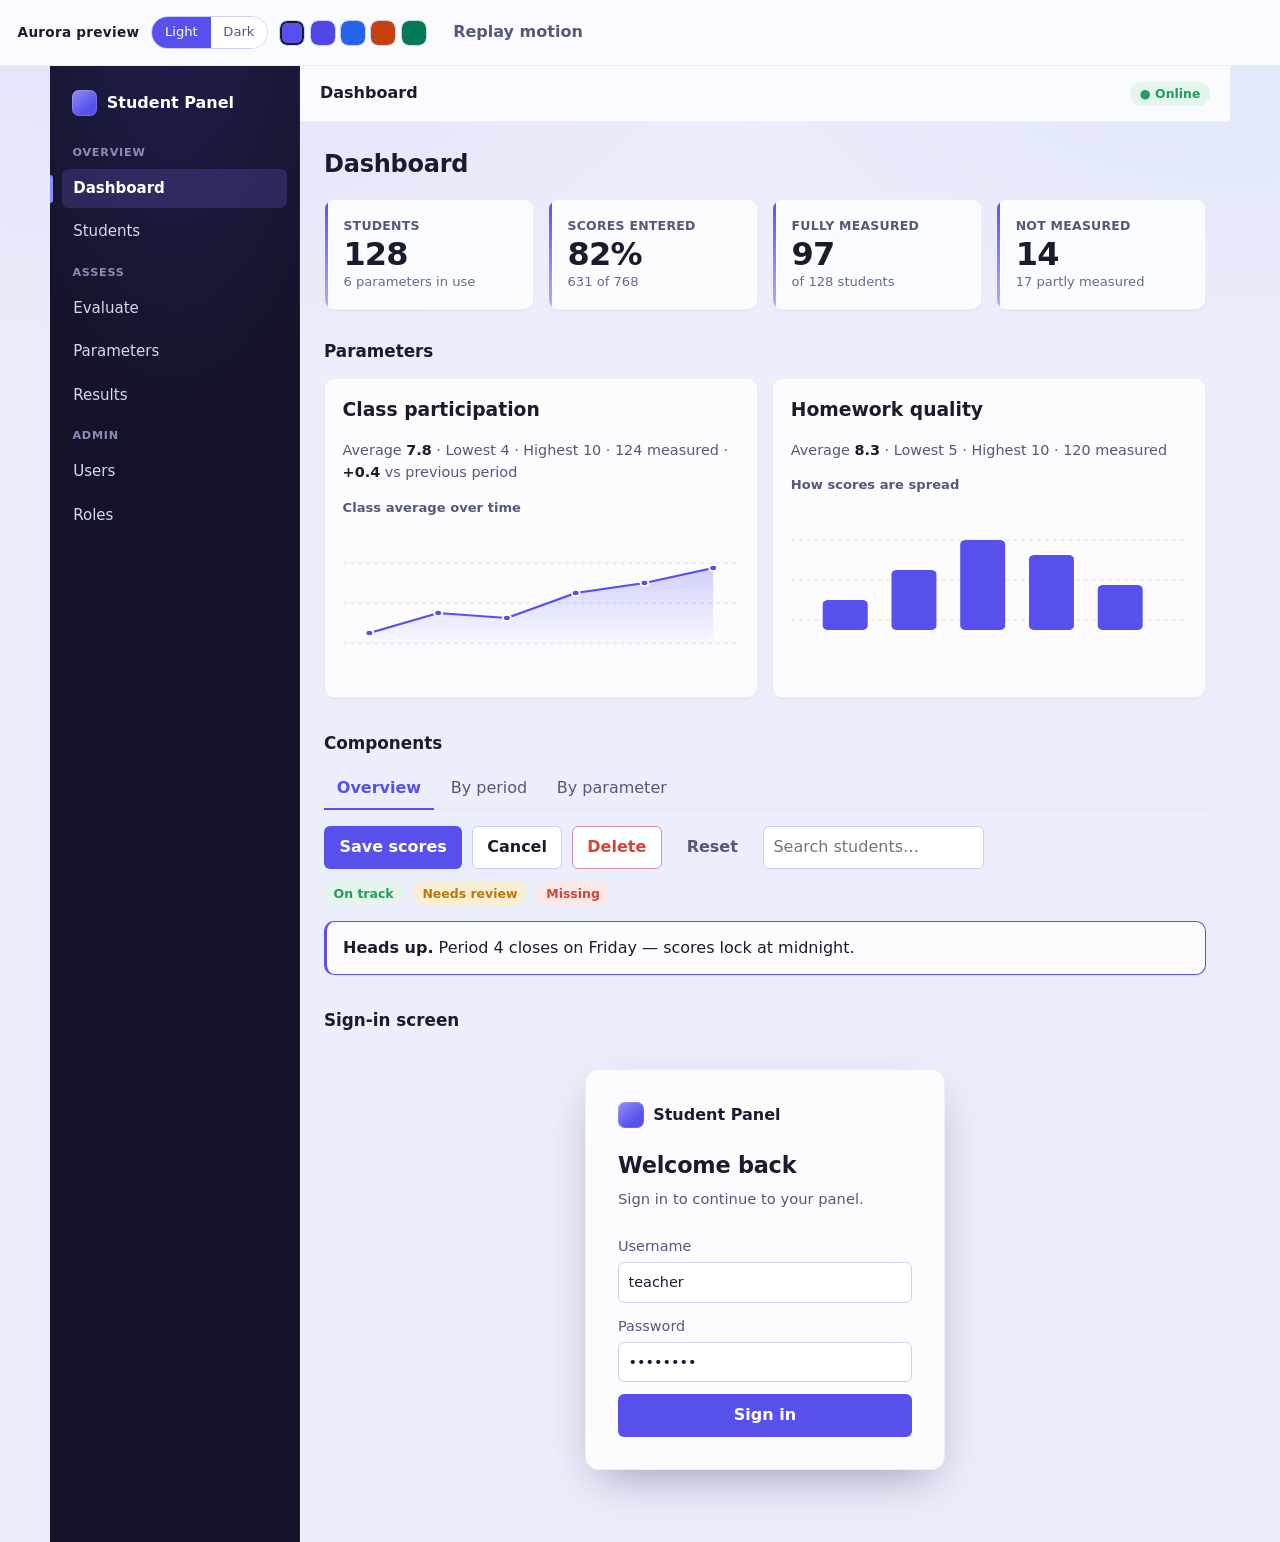
<file: Artifacts/aurora-redesign-preview/index.html>
<!doctype html>
<script type="application/json" id="cowork-artifact-meta">
{
  "name": "Aurora Redesign Preview",
  "schemaVersion": 1,
  "description": "Static preview harness for the Student Panel \"Aurora\" redesign. Mirrors the real index.css tokens so the new look can be reviewed without running the app: live Light/Dark toggle and all five palettes (Aurora default, Gradebook, Midnight, Ember, Meadow), plus glass surfaces, the aurora page wash, KPI cards with the entrance stagger + hover lift, gradient-fill charts, the dark sidebar with brand glow, buttons/tabs/pills, and the new glass sign-in card. No connectors — purely presentational."
}
</script>
<html lang="en" data-theme="light">
  <head>
    <meta charset="utf-8" />
    <meta name="viewport" content="width=device-width, initial-scale=1" />
    <title>Student Panel — Aurora redesign preview</title>
    <style>
      /* ==========================================================
         Aurora preview harness — mirrors client/src/index.css tokens
         so the redesign can be reviewed without running the app.
         Theme (light/dark) + palette are switched via data-* on <html>.
         ========================================================== */

      :root {
        color-scheme: light;
        --paper: #eceefb;
        --surface: #ffffff;
        --surface-2: #eef0fb;
        --surface-3: #e3e6f7;
        --ink: #1a1c2e;
        --ink-soft: #545879;
        --ink-faint: #656a8c;
        --line: #e4e6f5;
        --line-strong: #ccd0ea;
        --brand: #5850ec;
        --brand-strong: #453ecb;
        --brand-ink: #ffffff;
        --brand-soft: #e9e8fd;
        --brand-2: #4f8ff5;
        --ok: #1f9d63;
        --ok-soft: #e4f5ec;
        --danger: #d5443a;
        --danger-soft: #fbe8e6;
        --warn: #b8790a;
        --warn-soft: #fbefd3;
        --sidebar-bg: #141329;
        --sidebar-edge: #262147;
        --sidebar-ink: #d7d8ee;
        --sidebar-ink-soft: #8b8cb5;
        --sidebar-hover: rgba(255, 255, 255, 0.06);
        --sidebar-active-bg: rgba(123, 116, 246, 0.2);
        --sidebar-active-ink: #ffffff;
        --sidebar-active-bar: #8b8cff;
        --radius: 10px;
        --radius-sm: 6px;
        --shadow-sm: 0 1px 2px rgba(18, 20, 45, 0.06);
        --shadow-md: 0 8px 24px -10px rgba(38, 33, 90, 0.28);
        --shadow-pop: 0 18px 44px -14px rgba(30, 26, 80, 0.4);
        --glass-bg: color-mix(in srgb, var(--surface) 82%, transparent);
        --glass-blur: saturate(1.3) blur(14px);
        --glass-border: color-mix(in srgb, var(--line) 65%, transparent);
        --glow-1: color-mix(in srgb, var(--brand) 9%, transparent);
        --glow-2: color-mix(in srgb, var(--brand-2, var(--brand)) 8%, transparent);
        --t: 180ms;
        --ease: cubic-bezier(0.2, 0.7, 0.3, 1);
        font-family: system-ui, -apple-system, "Segoe UI", Roboto, sans-serif;
        line-height: 1.55;
      }

      :root[data-theme="dark"] {
        color-scheme: dark;
        --paper: #0a0a17;
        --surface: #14152b;
        --surface-2: #1b1c38;
        --surface-3: #262747;
        --ink: #e9eaf6;
        --ink-soft: #a9adce;
        --ink-faint: #878bb4;
        --line: #262842;
        --line-strong: #383c5e;
        --brand: #8b8cff;
        --brand-strong: #a7a6ff;
        --brand-ink: #0f0e20;
        --brand-soft: rgba(139, 140, 255, 0.18);
        --brand-2: #5b9dff;
        --ok: #46c187;
        --danger: #f0776b;
        --warn: #e0a53a;
        --sidebar-bg: #0b0a1c;
        --sidebar-edge: #1d1b3c;
        --sidebar-ink: #d7d8ee;
        --sidebar-ink-soft: #868aad;
        --shadow-sm: 0 1px 2px rgba(0, 0, 0, 0.4);
        --shadow-md: 0 8px 24px -10px rgba(0, 0, 0, 0.6);
        --shadow-pop: 0 18px 44px -14px rgba(0, 0, 0, 0.72);
      }

      /* palettes (light) */
      :root[data-palette] {
        --brand-soft: color-mix(in srgb, var(--brand) 14%, var(--surface));
        --sidebar-active-bg: color-mix(in srgb, var(--brand) 24%, transparent);
        --sidebar-active-bar: var(--brand);
        --glow-2: color-mix(in srgb, var(--brand) 7%, transparent);
      }
      :root[data-palette="gradebook"] {
        --paper: #f6f7fb; --surface: #ffffff; --surface-2: #eef1f7; --surface-3: #e6eaf2;
        --ink: #1b2233; --ink-soft: #56607a; --ink-faint: #646d82;
        --line: #e4e8f0; --line-strong: #cfd6e4;
        --brand: #4f46e5; --brand-strong: #4035c9; --brand-soft: #ecebfc;
        --sidebar-bg: #171c2b; --sidebar-edge: #232a3d; --sidebar-ink: #d5dae7; --sidebar-ink-soft: #8b94ac;
        --sidebar-active-bg: rgba(129,121,245,0.18); --sidebar-active-bar: #8179f5;
        --glow-1: transparent; --glow-2: transparent; --glass-bg: var(--surface);
      }
      :root[data-palette="midnight"] {
        --paper: #eef2fb; --surface: #ffffff; --surface-2: #e7edf9; --surface-3: #dbe5f6;
        --ink: #152039; --ink-soft: #47567a; --ink-faint: #586790;
        --line: #dae2f2; --line-strong: #c2cee6;
        --brand: #2563eb; --brand-strong: #1d4ed8;
        --sidebar-bg: #0e1730; --sidebar-edge: #1c2848;
      }
      :root[data-palette="ember"] {
        --paper: #faf6f1; --surface: #fffdfb; --surface-2: #f3ece3; --surface-3: #ece2d6;
        --ink: #2a2015; --ink-soft: #6c5d4c; --ink-faint: #7e6f5c;
        --line: #ece1d4; --line-strong: #dacbb8;
        --brand: #c2410c; --brand-strong: #9a3412;
        --sidebar-bg: #1f1a15; --sidebar-edge: #332a20;
      }
      :root[data-palette="meadow"] {
        --paper: #f2f8f4; --surface: #ffffff; --surface-2: #e8f2eb; --surface-3: #dbeae1;
        --ink: #152420; --ink-soft: #4a6058; --ink-faint: #5c716a;
        --line: #dbeae1; --line-strong: #c2dacd;
        --brand: #047857; --brand-strong: #065f46;
        --sidebar-bg: #0e241b; --sidebar-edge: #1a4030;
      }

      /* palettes (dark reclaim) */
      :root[data-theme="dark"][data-palette="gradebook"] {
        --paper: #0f131c; --surface: #171c28; --surface-2: #1e2432; --surface-3: #262d3d;
        --ink: #e7ebf3; --ink-soft: #a6b0c4; --ink-faint: #7f8aa2;
        --line: #283040; --line-strong: #384258;
        --brand: #8b83f6; --brand-strong: #a49dff; --brand-soft: rgba(139,131,246,0.16);
        --sidebar-bg: #10141e; --sidebar-edge: #1d2433; --sidebar-ink: #d5dae7; --sidebar-ink-soft: #828ca6;
      }
      :root[data-theme="dark"][data-palette="midnight"] {
        --paper: #0a0f1e; --surface: #111a30; --surface-2: #172440; --surface-3: #212f52;
        --ink: #e7ecfa; --ink-soft: #a6b3d2; --ink-faint: #8090b3;
        --line: #243250; --line-strong: #334162;
        --brand: #60a5fa; --brand-strong: #93c5fd;
        --sidebar-bg: #080d1c; --sidebar-edge: #172340;
      }
      :root[data-theme="dark"][data-palette="ember"] {
        --paper: #14100b; --surface: #1e1812; --surface-2: #29211a; --surface-3: #352b20;
        --ink: #f1e9df; --ink-soft: #c4b5a2; --ink-faint: #9d8f7c;
        --line: #33291f; --line-strong: #473a2b;
        --brand: #fb923c; --brand-strong: #fdba74;
        --sidebar-bg: #100c07; --sidebar-edge: #241d14;
      }
      :root[data-theme="dark"][data-palette="meadow"] {
        --paper: #0a130f; --surface: #101c16; --surface-2: #16261e; --surface-3: #203328;
        --ink: #e5f0ea; --ink-soft: #a5bdb1; --ink-faint: #7f988c;
        --line: #1e3228; --line-strong: #2c4636;
        --brand: #34d399; --brand-strong: #6ee7b7;
        --sidebar-bg: #081109; --sidebar-edge: #163024;
      }

      /* PLACEHOLDER_STYLE */
      * { box-sizing: border-box; }
      body {
        margin: 0;
        min-height: 100vh;
        color: var(--ink);
        background:
          radial-gradient(1200px 820px at 8% -12%, var(--glow-1), transparent 62%),
          radial-gradient(1080px 760px at 96% -4%, var(--glow-2), transparent 58%),
          var(--paper);
        background-attachment: fixed;
        transition: background-color var(--t) var(--ease), color var(--t) var(--ease);
      }
      .controls {
        position: sticky; top: 0; z-index: 50;
        display: flex; flex-wrap: wrap; align-items: center; gap: 0.75rem;
        padding: 0.7rem 1.1rem;
        background: var(--glass-bg);
        -webkit-backdrop-filter: var(--glass-blur); backdrop-filter: var(--glass-blur);
        border-bottom: 1px solid var(--glass-border);
      }
      .controls strong { font-size: 0.85rem; letter-spacing: 0.02em; }
      .seg { display: inline-flex; border: 1px solid var(--line-strong); border-radius: 999px; overflow: hidden; }
      .seg button {
        border: 0; background: var(--surface); color: var(--ink-soft);
        padding: 0.35rem 0.8rem; font: inherit; font-size: 0.82rem; cursor: pointer;
        transition: background var(--t) var(--ease), color var(--t) var(--ease);
      }
      .seg button[aria-pressed="true"] { background: var(--brand); color: var(--brand-ink); }
      .swatches { display: inline-flex; gap: 0.4rem; }
      .swatch {
        width: 1.5rem; height: 1.5rem; border-radius: 7px; cursor: pointer; padding: 0;
        border: 2px solid transparent; outline: 1px solid var(--line-strong);
      }
      .swatch[aria-pressed="true"] { border-color: var(--ink); }
      .shell {
        display: grid; grid-template-columns: 250px minmax(0, 1fr);
        min-height: calc(100vh - 3.2rem); max-width: 1180px; margin: 0 auto;
      }
      .sidebar {
        display: flex; flex-direction: column; gap: 0.25rem;
        padding: 1rem 0.75rem 1.5rem;
        background: var(--sidebar-bg); border-right: 1px solid var(--sidebar-edge);
        color: var(--sidebar-ink);
      }
      :root:not([data-palette="gradebook"]) .sidebar {
        background:
          radial-gradient(120% 52% at 50% -10%, color-mix(in srgb, var(--brand) 20%, transparent), transparent 68%),
          var(--sidebar-bg);
      }
      .brand { display: flex; align-items: center; gap: 0.6rem; padding: 0.5rem 0.6rem 1rem; font-weight: 680; color: #fff; }
      .brand-mark {
        width: 1.6rem; height: 1.6rem; border-radius: 7px; flex: none;
        background: linear-gradient(140deg, color-mix(in srgb, var(--brand) 65%, white), var(--brand) 70%);
        box-shadow: inset 0 0 0 1px rgba(255, 255, 255, 0.14);
      }
      .nav-head { padding: 0.5rem 0.65rem 0.25rem; font-size: 0.7rem; font-weight: 700; letter-spacing: 0.07em; text-transform: uppercase; color: var(--sidebar-ink-soft); }
      .nav-link { display: block; position: relative; padding: 0.5rem 0.7rem; border-radius: var(--radius-sm); color: var(--sidebar-ink); text-decoration: none; font-size: 0.94rem; }
      .nav-link:hover { background: var(--sidebar-hover); color: #fff; }
      .nav-link.active { background: var(--sidebar-active-bg); color: var(--sidebar-active-ink); font-weight: 600; }
      .nav-link.active::before { content: ""; position: absolute; left: -0.75rem; top: 0.35rem; bottom: 0.35rem; width: 3px; border-radius: 0 3px 3px 0; background: var(--sidebar-active-bar); }
      /* PLACEHOLDER_STYLE2 */
      .main { min-width: 0; display: flex; flex-direction: column; }
      .topbar {
        position: sticky; top: 3.2rem; z-index: 20;
        display: flex; align-items: center; gap: 0.75rem;
        padding: 0.6rem 1.25rem; min-height: 3.5rem;
        background: var(--glass-bg);
        -webkit-backdrop-filter: var(--glass-blur); backdrop-filter: var(--glass-blur);
        border-bottom: 1px solid var(--glass-border);
      }
      .topbar-title { font-weight: 620; margin-right: auto; }
      .content { padding: 1.5rem 1.5rem 3rem; }
      h1 { font-size: 1.5rem; letter-spacing: -0.01em; margin: 0 0 1rem; }
      h2 { font-size: 1.05rem; margin: 1.75rem 0 0.75rem; }
      .stat-grid { display: grid; grid-template-columns: repeat(auto-fit, minmax(160px, 1fr)); gap: 0.9rem; }
      .stat-card, .param-card, .panel, .notice {
        background: var(--glass-bg);
        -webkit-backdrop-filter: var(--glass-blur); backdrop-filter: var(--glass-blur);
        border: 1px solid var(--glass-border); border-radius: var(--radius); box-shadow: var(--shadow-sm);
      }
      .stat-card {
        position: relative; padding: 0.95rem 1.05rem 1rem 1.15rem; overflow: hidden;
        transition: transform var(--t) var(--ease), box-shadow var(--t) var(--ease), border-color var(--t) var(--ease);
      }
      .stat-card::before { content: ""; position: absolute; left: 0; top: 0; bottom: 0; width: 3px; background: linear-gradient(to bottom, var(--brand), color-mix(in srgb, var(--brand) 45%, transparent)); }
      .stat-card:hover { transform: translateY(-2px); box-shadow: var(--shadow-md); border-color: color-mix(in srgb, var(--brand) 30%, var(--line)); }
      .stat-label { font-size: 0.78rem; font-weight: 600; letter-spacing: 0.02em; text-transform: uppercase; color: var(--ink-soft); }
      .stat-value { margin-top: 0.15rem; font-size: 2rem; font-weight: 700; line-height: 1.1; letter-spacing: -0.025em; font-variant-numeric: tabular-nums; }
      .hint { font-size: 0.82rem; color: var(--ink-faint); }
      .param-card { padding: 1rem 1.1rem; transition: box-shadow var(--t) var(--ease), border-color var(--t) var(--ease); }
      .param-card:hover { box-shadow: var(--shadow-md); border-color: color-mix(in srgb, var(--brand) 22%, var(--line)); }
      .param-card h3 { margin: 0 0 0.25rem; }
      .param-card h4 { margin: 0.85rem 0 0.3rem; font-size: 0.82rem; font-weight: 620; color: var(--ink-soft); }
      .summary { color: var(--ink-soft); font-size: 0.9rem; }
      .summary strong { color: var(--ink); }
      .grid-2 { display: grid; grid-template-columns: repeat(auto-fit, minmax(280px, 1fr)); gap: 0.9rem; margin-top: 0.9rem; }
      /* PLACEHOLDER_STYLE3 */
      .row { display: flex; flex-wrap: wrap; gap: 0.6rem; align-items: center; }
      button.btn {
        font: inherit; font-weight: 560; color: var(--ink); background: var(--surface);
        border: 1px solid var(--line-strong); border-radius: var(--radius-sm);
        padding: 0.5rem 0.9rem; cursor: pointer;
        transition: background var(--t) var(--ease), border-color var(--t) var(--ease), transform var(--t) var(--ease);
      }
      button.btn:hover { background: var(--surface-2); border-color: var(--brand); }
      button.btn:active { transform: translateY(1px); }
      button.btn.primary { color: var(--brand-ink); background: var(--brand); border-color: transparent; }
      button.btn.primary:hover { background: var(--brand-strong); }
      button.btn.danger { color: var(--danger); background: var(--surface); border-color: color-mix(in srgb, var(--danger) 45%, var(--line-strong)); }
      button.btn.danger:hover { background: var(--danger-soft); }
      button.btn.quiet { background: transparent; border-color: transparent; color: var(--ink-soft); }
      button.btn.quiet:hover { background: var(--surface-2); color: var(--ink); }
      input.field { font: inherit; color: var(--ink); background: var(--surface); border: 1px solid var(--line-strong); border-radius: var(--radius-sm); padding: 0.5rem 0.6rem; }
      input.field:focus-visible { outline: none; border-color: var(--brand); box-shadow: 0 0 0 3px var(--brand-soft); }
      .tabs { display: flex; gap: 0.25rem; border-bottom: 1px solid var(--line); margin: 0.5rem 0 1rem; }
      .tab { border: 0; background: transparent; padding: 0.5rem 0.8rem; font: inherit; color: var(--ink-soft); cursor: pointer; border-bottom: 2px solid transparent; margin-bottom: -1px; }
      .tab.active { color: var(--brand); border-bottom-color: var(--brand); font-weight: 600; }
      .notice { border-color: var(--brand); border-left-width: 3px; padding: 0.85rem 1rem; margin: 1rem 0; }
      .pill { display: inline-flex; align-items: center; gap: 0.35rem; padding: 0.15rem 0.6rem; border-radius: 999px; font-size: 0.78rem; font-weight: 600; }
      .pill.ok { color: var(--ok); background: var(--ok-soft); }
      .pill.warn { color: var(--warn); background: var(--warn-soft); }
      .pill.danger { color: var(--danger); background: var(--danger-soft); }
      .chart { width: 100%; height: 150px; }
      .grid-line { stroke: color-mix(in srgb, var(--ink) 12%, transparent); stroke-dasharray: 3 3; }
      .area-curve { fill: none; stroke: var(--brand); stroke-width: 2; }
      .area-dot { fill: var(--brand); stroke: var(--surface); stroke-width: 1.5; }
      .axis { fill: var(--ink-faint); font-size: 11px; }
      .auth-wrap { display: grid; place-items: center; padding: 1.5rem; }
      .auth-card { width: 100%; max-width: 360px; padding: 2rem; background: var(--glass-bg); -webkit-backdrop-filter: var(--glass-blur); backdrop-filter: var(--glass-blur); border: 1px solid var(--glass-border); border-radius: calc(var(--radius) + 4px); box-shadow: var(--shadow-pop); }
      .auth-brand { display: flex; align-items: center; gap: 0.6rem; margin-bottom: 1.25rem; font-weight: 680; }
      .auth-title { margin: 0 0 0.35rem; font-size: 1.4rem; }
      .auth-sub { margin: 0 0 1.5rem; color: var(--ink-soft); font-size: 0.92rem; }
      .stack { display: flex; flex-direction: column; gap: 0.75rem; }
      .stack label { display: flex; flex-direction: column; gap: 0.3rem; font-size: 0.9rem; color: var(--ink-soft); }
      section.demo { margin-top: 2rem; }
      /* entrance motion (replayed via .replay class toggle) */
      @keyframes card-rise { from { opacity: 0; transform: translateY(10px); } }
      .replay .stat-card { animation: card-rise 300ms var(--ease) backwards; }
      .replay .stat-card:nth-child(1) { animation-delay: 40ms; }
      .replay .stat-card:nth-child(2) { animation-delay: 90ms; }
      .replay .stat-card:nth-child(3) { animation-delay: 140ms; }
      .replay .stat-card:nth-child(4) { animation-delay: 190ms; }
      @media (prefers-reduced-motion: reduce) { * { animation-duration: 0.01ms !important; animation-delay: 0s !important; transition-duration: 0.01ms !important; } }
    </style>
  </head>
  <body>
    <div class="controls">
      <strong>Aurora preview</strong>
      <span class="seg" id="theme">
        <button data-theme-val="light" aria-pressed="true">Light</button>
        <button data-theme-val="dark" aria-pressed="false">Dark</button>
      </span>
      <span class="swatches" id="palette">
        <button class="swatch" data-pal="" aria-pressed="true" title="Aurora (default)" style="background:#5850ec"></button>
        <button class="swatch" data-pal="gradebook" aria-pressed="false" title="Gradebook" style="background:#4f46e5"></button>
        <button class="swatch" data-pal="midnight" aria-pressed="false" title="Midnight" style="background:#2563eb"></button>
        <button class="swatch" data-pal="ember" aria-pressed="false" title="Ember" style="background:#c2410c"></button>
        <button class="swatch" data-pal="meadow" aria-pressed="false" title="Meadow" style="background:#047857"></button>
      </span>
      <button class="btn quiet" id="replayBtn" type="button">Replay motion</button>
    </div>

    <div class="shell">
      <aside class="sidebar">
        <div class="brand"><span class="brand-mark"></span><span>Student Panel</span></div>
        <div class="nav-head">Overview</div>
        <a class="nav-link active" href="#">Dashboard</a>
        <a class="nav-link" href="#">Students</a>
        <div class="nav-head">Assess</div>
        <a class="nav-link" href="#">Evaluate</a>
        <a class="nav-link" href="#">Parameters</a>
        <a class="nav-link" href="#">Results</a>
        <div class="nav-head">Admin</div>
        <a class="nav-link" href="#">Users</a>
        <a class="nav-link" href="#">Roles</a>
      </aside>

      <div class="main">
        <header class="topbar">
          <span class="topbar-title">Dashboard</span>
          <span class="pill ok">● Online</span>
        </header>
        <div class="content" id="content">
          <h1>Dashboard</h1>
          <div class="stat-grid">
            <div class="stat-card"><div class="stat-label">Students</div><div class="stat-value">128</div><div class="hint">6 parameters in use</div></div>
            <div class="stat-card"><div class="stat-label">Scores entered</div><div class="stat-value">82%</div><div class="hint">631 of 768</div></div>
            <div class="stat-card"><div class="stat-label">Fully measured</div><div class="stat-value">97</div><div class="hint">of 128 students</div></div>
            <div class="stat-card"><div class="stat-label">Not measured</div><div class="stat-value">14</div><div class="hint">17 partly measured</div></div>
          </div>
          <!-- PLACEHOLDER_BODY2 -->
          <h2>Parameters</h2>
          <div class="grid-2">
            <article class="param-card">
              <h3>Class participation</h3>
              <p class="summary">Average <strong>7.8</strong> · Lowest 4 · Highest 10 · 124 measured · <strong>+0.4</strong> vs previous period</p>
              <h4>Class average over time</h4>
              <svg class="chart" viewBox="0 0 300 150" preserveAspectRatio="none" aria-hidden="true">
                <defs>
                  <linearGradient id="grad" x1="0" y1="0" x2="0" y2="1">
                    <stop offset="0%" style="stop-color: var(--brand); stop-opacity: 0.26" />
                    <stop offset="100%" style="stop-color: var(--brand); stop-opacity: 0" />
                  </linearGradient>
                </defs>
                <line class="grid-line" x1="0" y1="40" x2="300" y2="40" />
                <line class="grid-line" x1="0" y1="80" x2="300" y2="80" />
                <line class="grid-line" x1="0" y1="120" x2="300" y2="120" />
                <path fill="url(#grad)" d="M20,110 L72,90 L124,95 L176,70 L228,60 L280,45 L280,130 L20,130 Z" />
                <path class="area-curve" d="M20,110 L72,90 L124,95 L176,70 L228,60 L280,45" />
                <g>
                  <circle class="area-dot" cx="20" cy="110" r="3" />
                  <circle class="area-dot" cx="72" cy="90" r="3" />
                  <circle class="area-dot" cx="124" cy="95" r="3" />
                  <circle class="area-dot" cx="176" cy="70" r="3" />
                  <circle class="area-dot" cx="228" cy="60" r="3" />
                  <circle class="area-dot" cx="280" cy="45" r="3" />
                </g>
              </svg>
            </article>
            <article class="param-card">
              <h3>Homework quality</h3>
              <p class="summary">Average <strong>8.3</strong> · Lowest 5 · Highest 10 · 120 measured</p>
              <h4>How scores are spread</h4>
              <svg class="chart" viewBox="0 0 300 150" preserveAspectRatio="none" aria-hidden="true">
                <line class="grid-line" x1="0" y1="40" x2="300" y2="40" />
                <line class="grid-line" x1="0" y1="80" x2="300" y2="80" />
                <line class="grid-line" x1="0" y1="120" x2="300" y2="120" />
                <g fill="var(--brand)">
                  <rect x="24" y="100" width="34" height="30" rx="4" />
                  <rect x="76" y="70" width="34" height="60" rx="4" />
                  <rect x="128" y="40" width="34" height="90" rx="4" />
                  <rect x="180" y="55" width="34" height="75" rx="4" />
                  <rect x="232" y="85" width="34" height="45" rx="4" />
                </g>
              </svg>
            </article>
          </div>

          <section class="demo">
            <h2>Components</h2>
            <div class="tabs">
              <button class="tab active">Overview</button>
              <button class="tab">By period</button>
              <button class="tab">By parameter</button>
            </div>
            <div class="row">
              <button class="btn primary">Save scores</button>
              <button class="btn">Cancel</button>
              <button class="btn danger">Delete</button>
              <button class="btn quiet">Reset</button>
              <input class="field" placeholder="Search students…" />
            </div>
            <div class="row" style="margin-top:0.75rem">
              <span class="pill ok">On track</span>
              <span class="pill warn">Needs review</span>
              <span class="pill danger">Missing</span>
            </div>
            <div class="notice"><strong>Heads up.</strong> Period 4 closes on Friday — scores lock at midnight.</div>
          </section>

          <section class="demo">
            <h2>Sign-in screen</h2>
            <div class="auth-wrap">
              <div class="auth-card">
                <div class="auth-brand"><span class="brand-mark"></span><span>Student Panel</span></div>
                <h1 class="auth-title">Welcome back</h1>
                <p class="auth-sub">Sign in to continue to your panel.</p>
                <div class="stack">
                  <label>Username<input class="field" value="teacher" /></label>
                  <label>Password<input class="field" type="password" value="password" /></label>
                  <button class="btn primary">Sign in</button>
                </div>
              </div>
            </div>
          </section>
        </div>
      </div>
    </div>
    <script>
      const root = document.documentElement;
      const content = document.getElementById("content");

      function replay() {
        content.classList.remove("replay");
        void content.offsetWidth; // reflow so the animation restarts
        content.classList.add("replay");
      }

      document.getElementById("theme").addEventListener("click", (e) => {
        const btn = e.target.closest("button[data-theme-val]");
        if (!btn) return;
        root.setAttribute("data-theme", btn.dataset.themeVal);
        for (const b of e.currentTarget.children)
          b.setAttribute("aria-pressed", String(b === btn));
      });

      document.getElementById("palette").addEventListener("click", (e) => {
        const btn = e.target.closest("button[data-pal]");
        if (!btn) return;
        if (btn.dataset.pal) root.setAttribute("data-palette", btn.dataset.pal);
        else root.removeAttribute("data-palette");
        for (const b of e.currentTarget.children)
          b.setAttribute("aria-pressed", String(b === btn));
      });

      document.getElementById("replayBtn").addEventListener("click", replay);
      replay();
    </script>
  </body>
</html>
</file>
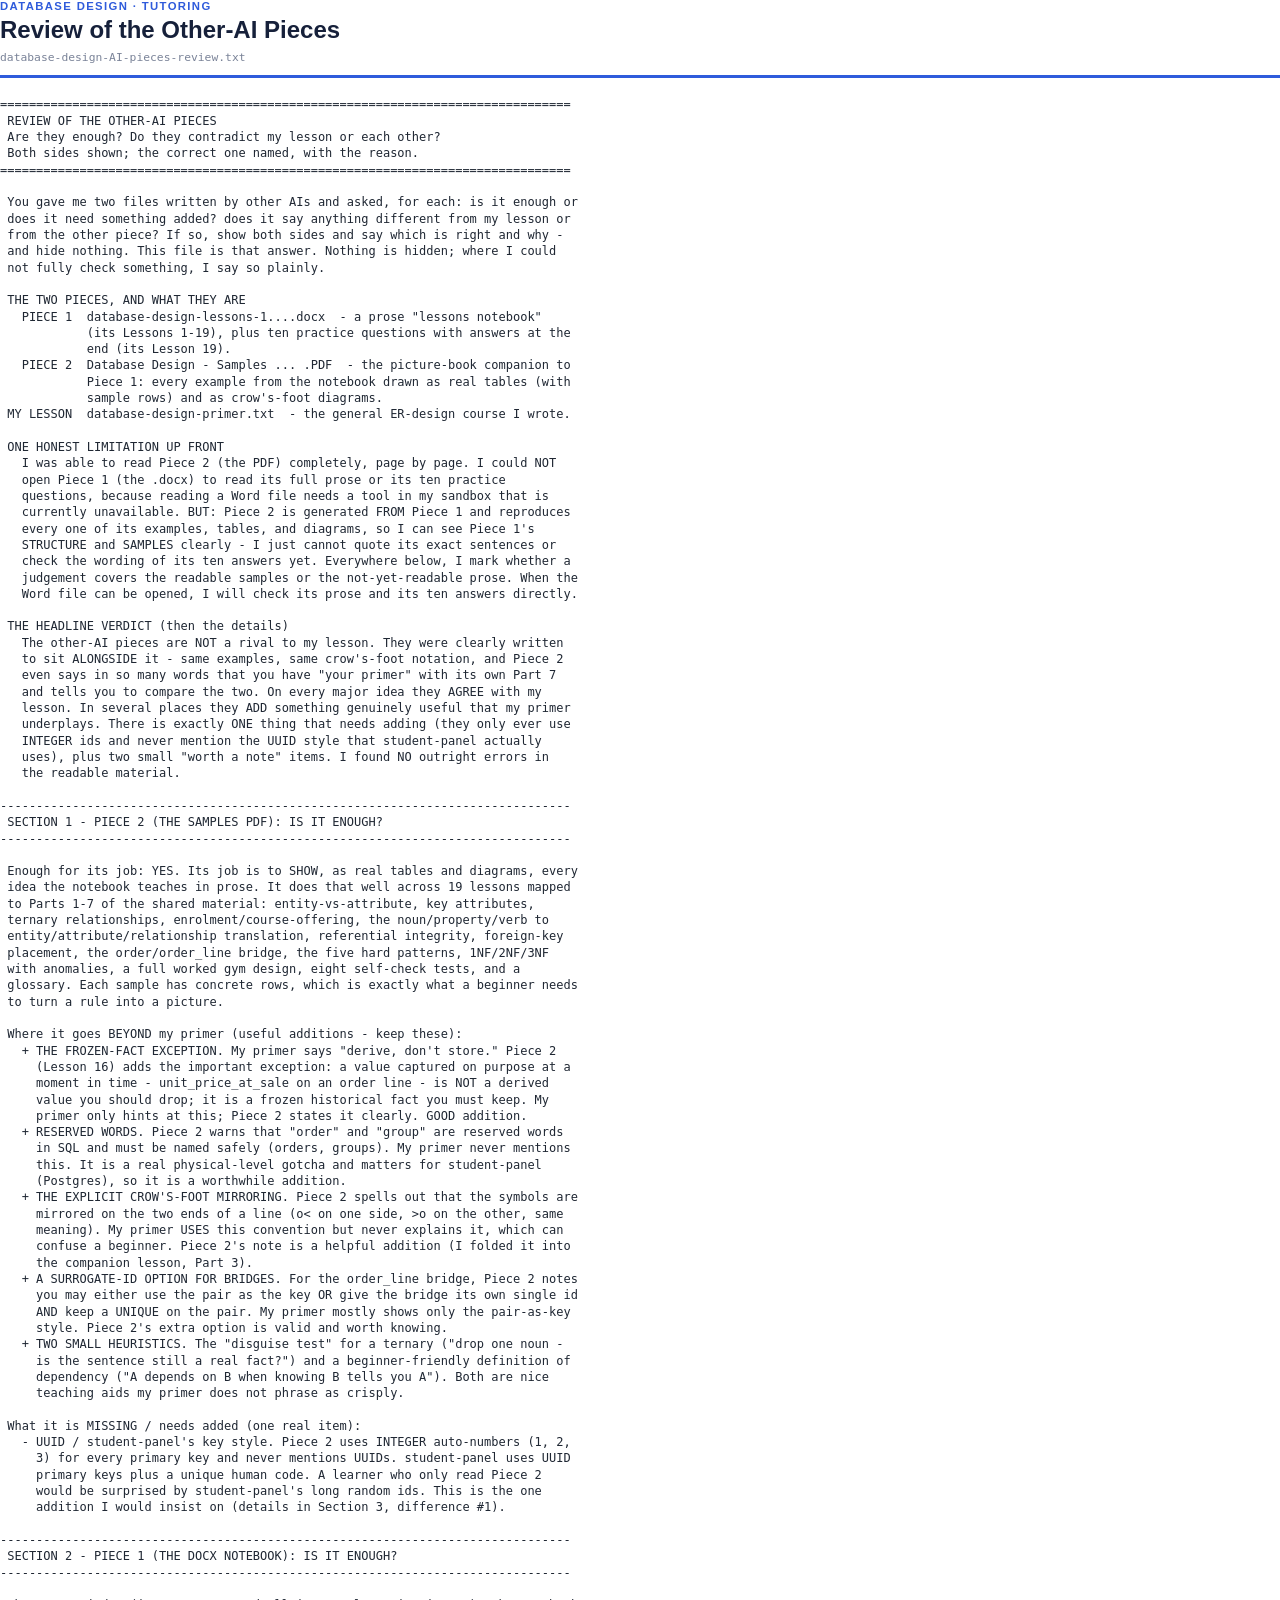
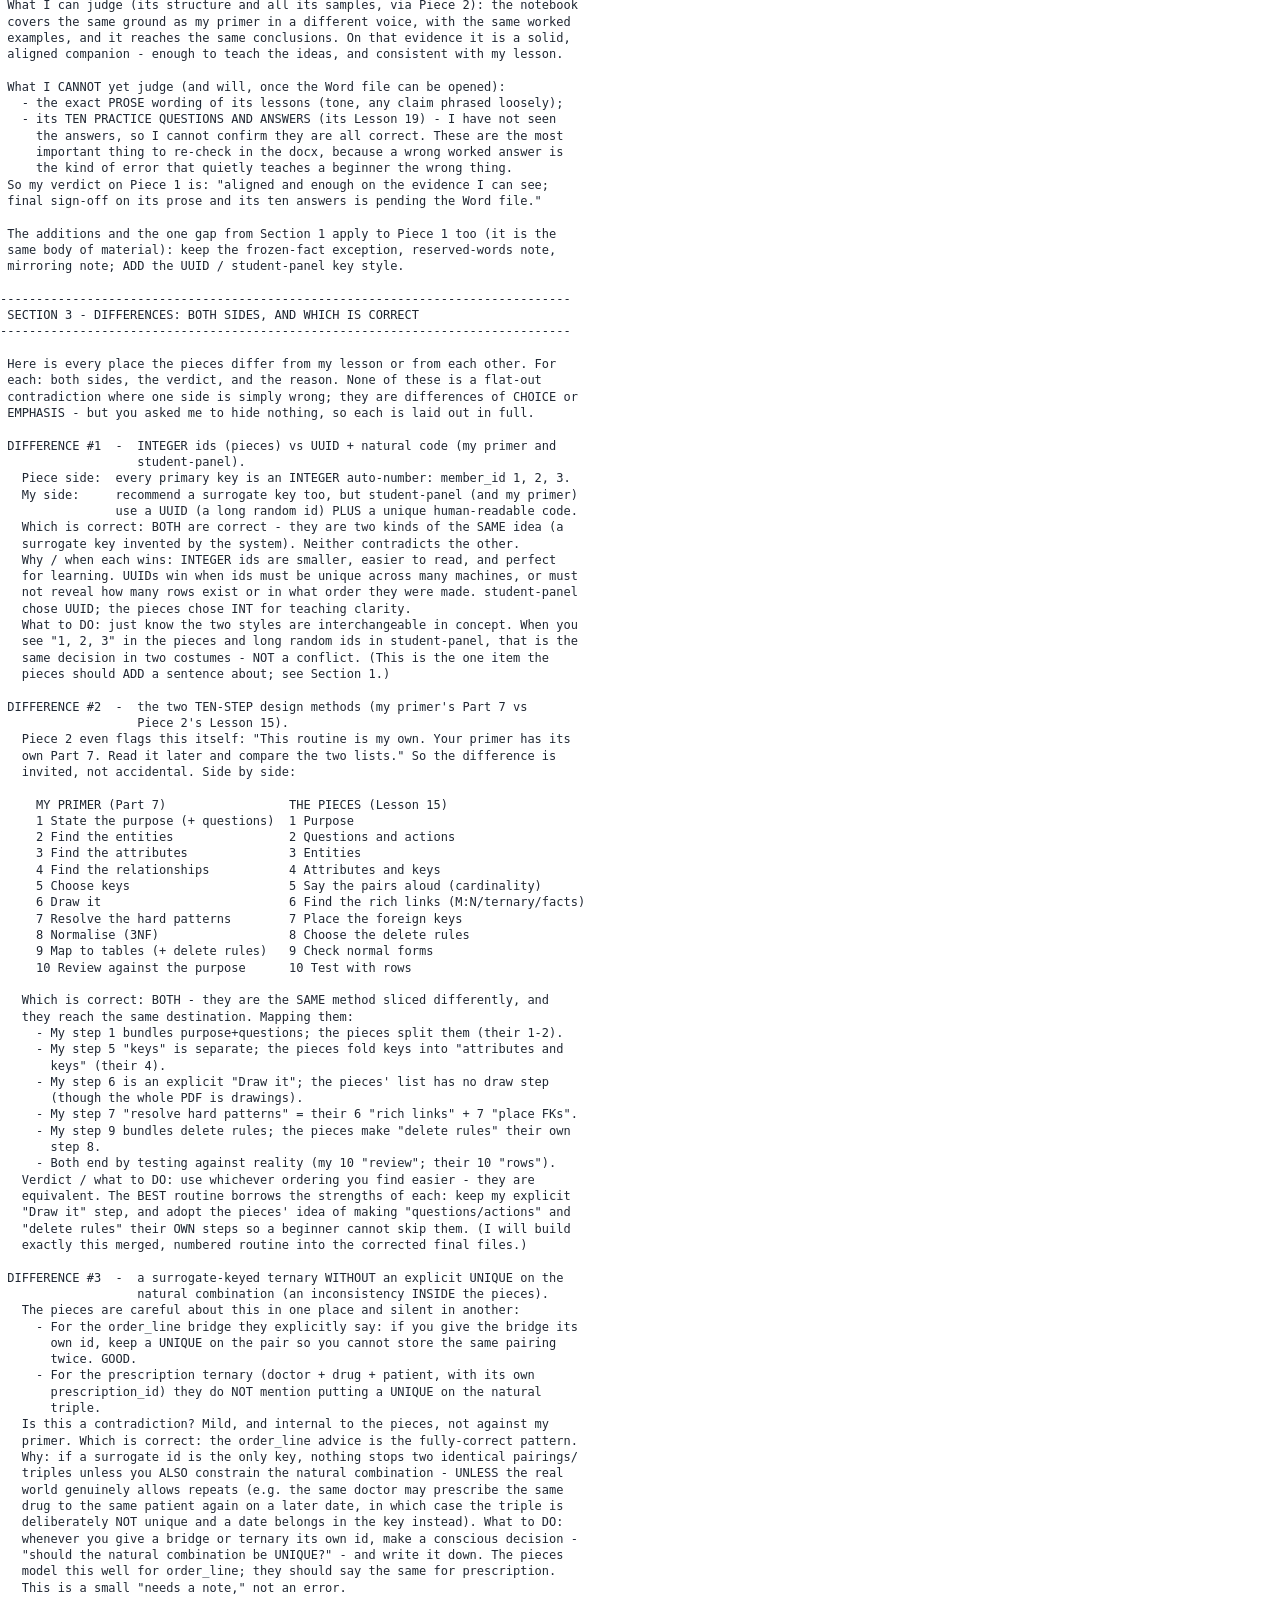
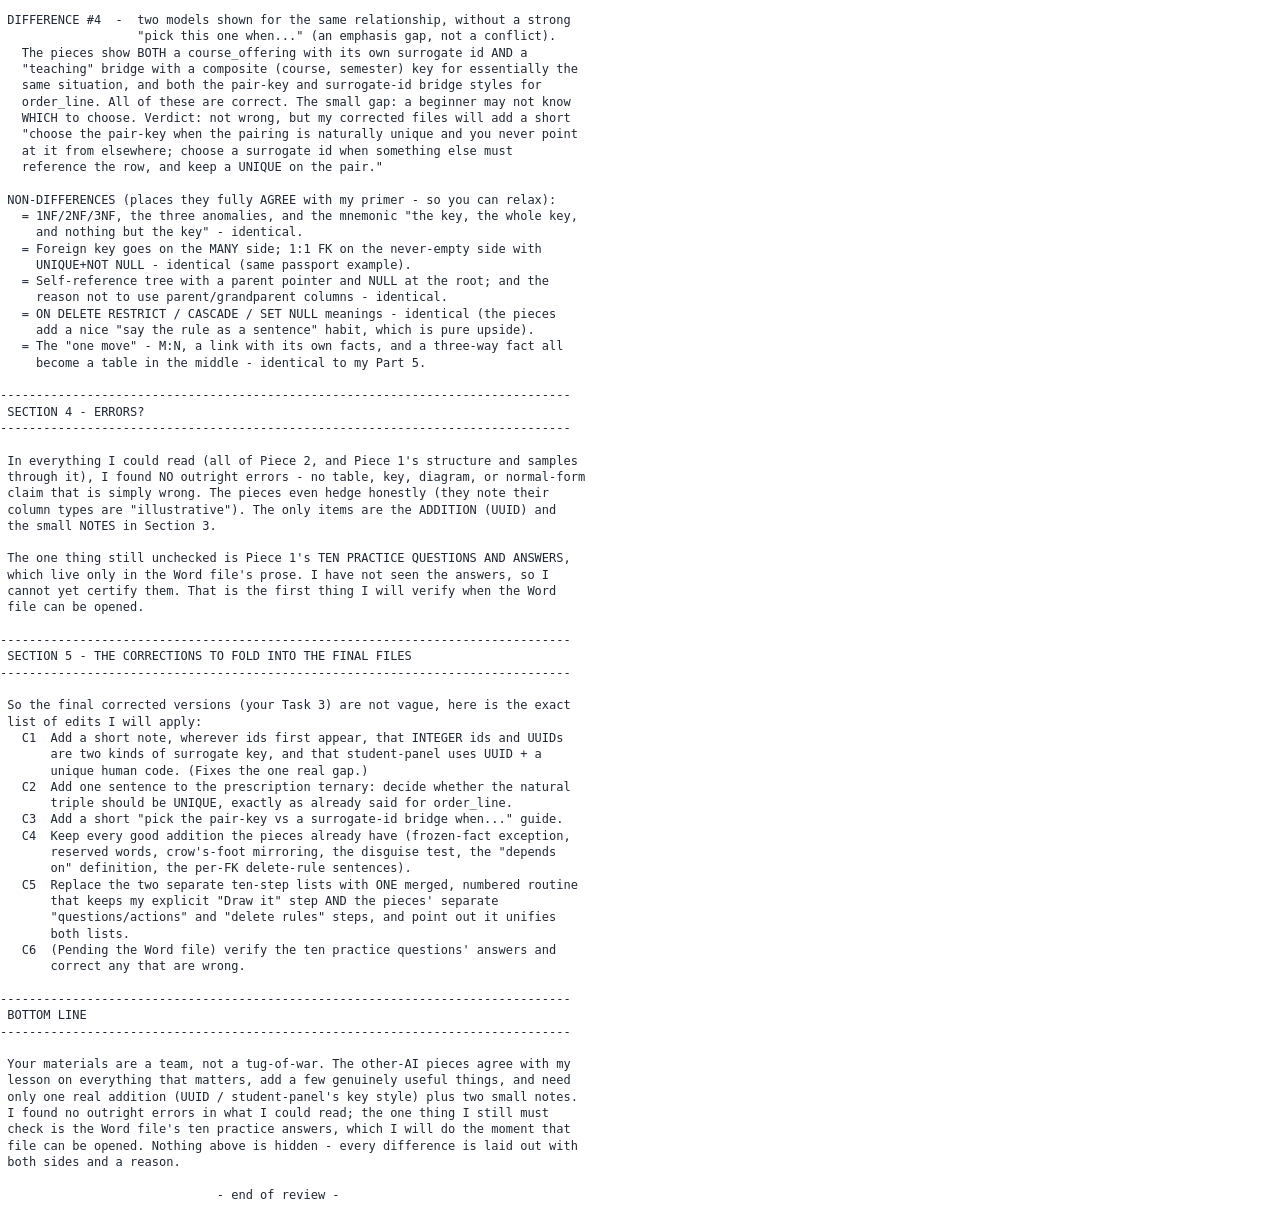
<file: student-panel/student-panel-tutoring/_pdf_build/database-design-AI-pieces-review.html>
<!doctype html>
<html lang="en"><head><meta charset="utf-8">
<title>Review of the Other-AI Pieces</title>
<style>
@page { size: A4; margin: 14mm 12mm 16mm; }

html { -webkit-print-color-adjust: exact; print-color-adjust: exact; }
body { margin: 0; color: #1b2230;
       font-family: "Helvetica Neue", Arial, "DejaVu Sans", sans-serif; }
.titlecard { border-bottom: 3px solid #2f5bdb; margin: 0 0 14pt;
             padding-bottom: 8pt; page-break-after: avoid; }
.titlecard .kicker { font-size: 8.5pt; letter-spacing: .12em; text-transform: uppercase;
             color: #2f5bdb; font-weight: 700; }
.titlecard h1 { font-size: 18pt; margin: 3pt 0 0; color: #16203a; line-height: 1.2; }
.titlecard .file { font-size: 8.5pt; color: #7a8398;
             font-family: "DejaVu Sans Mono", monospace; margin-top: 4pt; }
pre.ascii {
  font-family: "DejaVu Sans Mono", "Courier New", monospace;
  font-size: 9pt; line-height: 1.36; color: #1f2733;
  white-space: pre; margin: 0; tab-size: 4;
}

</style></head>
<body><div class="titlecard"><div class="kicker">Database Design · Tutoring</div><h1>Review of the Other-AI Pieces</h1><div class="file">database-design-AI-pieces-review.txt</div></div><pre class="ascii">===============================================================================
 REVIEW OF THE OTHER-AI PIECES
 Are they enough? Do they contradict my lesson or each other?
 Both sides shown; the correct one named, with the reason.
===============================================================================

 You gave me two files written by other AIs and asked, for each: is it enough or
 does it need something added? does it say anything different from my lesson or
 from the other piece? If so, show both sides and say which is right and why -
 and hide nothing. This file is that answer. Nothing is hidden; where I could
 not fully check something, I say so plainly.

 THE TWO PIECES, AND WHAT THEY ARE
   PIECE 1  database-design-lessons-1....docx  - a prose &quot;lessons notebook&quot;
            (its Lessons 1-19), plus ten practice questions with answers at the
            end (its Lesson 19).
   PIECE 2  Database Design - Samples ... .PDF  - the picture-book companion to
            Piece 1: every example from the notebook drawn as real tables (with
            sample rows) and as crow&#x27;s-foot diagrams.
 MY LESSON  database-design-primer.txt  - the general ER-design course I wrote.

 ONE HONEST LIMITATION UP FRONT
   I was able to read Piece 2 (the PDF) completely, page by page. I could NOT
   open Piece 1 (the .docx) to read its full prose or its ten practice
   questions, because reading a Word file needs a tool in my sandbox that is
   currently unavailable. BUT: Piece 2 is generated FROM Piece 1 and reproduces
   every one of its examples, tables, and diagrams, so I can see Piece 1&#x27;s
   STRUCTURE and SAMPLES clearly - I just cannot quote its exact sentences or
   check the wording of its ten answers yet. Everywhere below, I mark whether a
   judgement covers the readable samples or the not-yet-readable prose. When the
   Word file can be opened, I will check its prose and its ten answers directly.

 THE HEADLINE VERDICT (then the details)
   The other-AI pieces are NOT a rival to my lesson. They were clearly written
   to sit ALONGSIDE it - same examples, same crow&#x27;s-foot notation, and Piece 2
   even says in so many words that you have &quot;your primer&quot; with its own Part 7
   and tells you to compare the two. On every major idea they AGREE with my
   lesson. In several places they ADD something genuinely useful that my primer
   underplays. There is exactly ONE thing that needs adding (they only ever use
   INTEGER ids and never mention the UUID style that student-panel actually
   uses), plus two small &quot;worth a note&quot; items. I found NO outright errors in
   the readable material.

-------------------------------------------------------------------------------
 SECTION 1 - PIECE 2 (THE SAMPLES PDF): IS IT ENOUGH?
-------------------------------------------------------------------------------

 Enough for its job: YES. Its job is to SHOW, as real tables and diagrams, every
 idea the notebook teaches in prose. It does that well across 19 lessons mapped
 to Parts 1-7 of the shared material: entity-vs-attribute, key attributes,
 ternary relationships, enrolment/course-offering, the noun/property/verb to
 entity/attribute/relationship translation, referential integrity, foreign-key
 placement, the order/order_line bridge, the five hard patterns, 1NF/2NF/3NF
 with anomalies, a full worked gym design, eight self-check tests, and a
 glossary. Each sample has concrete rows, which is exactly what a beginner needs
 to turn a rule into a picture.

 Where it goes BEYOND my primer (useful additions - keep these):
   + THE FROZEN-FACT EXCEPTION. My primer says &quot;derive, don&#x27;t store.&quot; Piece 2
     (Lesson 16) adds the important exception: a value captured on purpose at a
     moment in time - unit_price_at_sale on an order line - is NOT a derived
     value you should drop; it is a frozen historical fact you must keep. My
     primer only hints at this; Piece 2 states it clearly. GOOD addition.
   + RESERVED WORDS. Piece 2 warns that &quot;order&quot; and &quot;group&quot; are reserved words
     in SQL and must be named safely (orders, groups). My primer never mentions
     this. It is a real physical-level gotcha and matters for student-panel
     (Postgres), so it is a worthwhile addition.
   + THE EXPLICIT CROW&#x27;S-FOOT MIRRORING. Piece 2 spells out that the symbols are
     mirrored on the two ends of a line (o&lt; on one side, &gt;o on the other, same
     meaning). My primer USES this convention but never explains it, which can
     confuse a beginner. Piece 2&#x27;s note is a helpful addition (I folded it into
     the companion lesson, Part 3).
   + A SURROGATE-ID OPTION FOR BRIDGES. For the order_line bridge, Piece 2 notes
     you may either use the pair as the key OR give the bridge its own single id
     AND keep a UNIQUE on the pair. My primer mostly shows only the pair-as-key
     style. Piece 2&#x27;s extra option is valid and worth knowing.
   + TWO SMALL HEURISTICS. The &quot;disguise test&quot; for a ternary (&quot;drop one noun -
     is the sentence still a real fact?&quot;) and a beginner-friendly definition of
     dependency (&quot;A depends on B when knowing B tells you A&quot;). Both are nice
     teaching aids my primer does not phrase as crisply.

 What it is MISSING / needs added (one real item):
   - UUID / student-panel&#x27;s key style. Piece 2 uses INTEGER auto-numbers (1, 2,
     3) for every primary key and never mentions UUIDs. student-panel uses UUID
     primary keys plus a unique human code. A learner who only read Piece 2
     would be surprised by student-panel&#x27;s long random ids. This is the one
     addition I would insist on (details in Section 3, difference #1).

-------------------------------------------------------------------------------
 SECTION 2 - PIECE 1 (THE DOCX NOTEBOOK): IS IT ENOUGH?
-------------------------------------------------------------------------------

 What I can judge (its structure and all its samples, via Piece 2): the notebook
 covers the same ground as my primer in a different voice, with the same worked
 examples, and it reaches the same conclusions. On that evidence it is a solid,
 aligned companion - enough to teach the ideas, and consistent with my lesson.

 What I CANNOT yet judge (and will, once the Word file can be opened):
   - the exact PROSE wording of its lessons (tone, any claim phrased loosely);
   - its TEN PRACTICE QUESTIONS AND ANSWERS (its Lesson 19) - I have not seen
     the answers, so I cannot confirm they are all correct. These are the most
     important thing to re-check in the docx, because a wrong worked answer is
     the kind of error that quietly teaches a beginner the wrong thing.
 So my verdict on Piece 1 is: &quot;aligned and enough on the evidence I can see;
 final sign-off on its prose and its ten answers is pending the Word file.&quot;

 The additions and the one gap from Section 1 apply to Piece 1 too (it is the
 same body of material): keep the frozen-fact exception, reserved-words note,
 mirroring note; ADD the UUID / student-panel key style.

-------------------------------------------------------------------------------
 SECTION 3 - DIFFERENCES: BOTH SIDES, AND WHICH IS CORRECT
-------------------------------------------------------------------------------

 Here is every place the pieces differ from my lesson or from each other. For
 each: both sides, the verdict, and the reason. None of these is a flat-out
 contradiction where one side is simply wrong; they are differences of CHOICE or
 EMPHASIS - but you asked me to hide nothing, so each is laid out in full.

 DIFFERENCE #1  -  INTEGER ids (pieces) vs UUID + natural code (my primer and
                   student-panel).
   Piece side:  every primary key is an INTEGER auto-number: member_id 1, 2, 3.
   My side:     recommend a surrogate key too, but student-panel (and my primer)
                use a UUID (a long random id) PLUS a unique human-readable code.
   Which is correct: BOTH are correct - they are two kinds of the SAME idea (a
   surrogate key invented by the system). Neither contradicts the other.
   Why / when each wins: INTEGER ids are smaller, easier to read, and perfect
   for learning. UUIDs win when ids must be unique across many machines, or must
   not reveal how many rows exist or in what order they were made. student-panel
   chose UUID; the pieces chose INT for teaching clarity.
   What to DO: just know the two styles are interchangeable in concept. When you
   see &quot;1, 2, 3&quot; in the pieces and long random ids in student-panel, that is the
   same decision in two costumes - NOT a conflict. (This is the one item the
   pieces should ADD a sentence about; see Section 1.)

 DIFFERENCE #2  -  the two TEN-STEP design methods (my primer&#x27;s Part 7 vs
                   Piece 2&#x27;s Lesson 15).
   Piece 2 even flags this itself: &quot;This routine is my own. Your primer has its
   own Part 7. Read it later and compare the two lists.&quot; So the difference is
   invited, not accidental. Side by side:

     MY PRIMER (Part 7)                 THE PIECES (Lesson 15)
     1 State the purpose (+ questions)  1 Purpose
     2 Find the entities                2 Questions and actions
     3 Find the attributes              3 Entities
     4 Find the relationships           4 Attributes and keys
     5 Choose keys                      5 Say the pairs aloud (cardinality)
     6 Draw it                          6 Find the rich links (M:N/ternary/facts)
     7 Resolve the hard patterns        7 Place the foreign keys
     8 Normalise (3NF)                  8 Choose the delete rules
     9 Map to tables (+ delete rules)   9 Check normal forms
     10 Review against the purpose      10 Test with rows

   Which is correct: BOTH - they are the SAME method sliced differently, and
   they reach the same destination. Mapping them:
     - My step 1 bundles purpose+questions; the pieces split them (their 1-2).
     - My step 5 &quot;keys&quot; is separate; the pieces fold keys into &quot;attributes and
       keys&quot; (their 4).
     - My step 6 is an explicit &quot;Draw it&quot;; the pieces&#x27; list has no draw step
       (though the whole PDF is drawings).
     - My step 7 &quot;resolve hard patterns&quot; = their 6 &quot;rich links&quot; + 7 &quot;place FKs&quot;.
     - My step 9 bundles delete rules; the pieces make &quot;delete rules&quot; their own
       step 8.
     - Both end by testing against reality (my 10 &quot;review&quot;; their 10 &quot;rows&quot;).
   Verdict / what to DO: use whichever ordering you find easier - they are
   equivalent. The BEST routine borrows the strengths of each: keep my explicit
   &quot;Draw it&quot; step, and adopt the pieces&#x27; idea of making &quot;questions/actions&quot; and
   &quot;delete rules&quot; their OWN steps so a beginner cannot skip them. (I will build
   exactly this merged, numbered routine into the corrected final files.)

 DIFFERENCE #3  -  a surrogate-keyed ternary WITHOUT an explicit UNIQUE on the
                   natural combination (an inconsistency INSIDE the pieces).
   The pieces are careful about this in one place and silent in another:
     - For the order_line bridge they explicitly say: if you give the bridge its
       own id, keep a UNIQUE on the pair so you cannot store the same pairing
       twice. GOOD.
     - For the prescription ternary (doctor + drug + patient, with its own
       prescription_id) they do NOT mention putting a UNIQUE on the natural
       triple.
   Is this a contradiction? Mild, and internal to the pieces, not against my
   primer. Which is correct: the order_line advice is the fully-correct pattern.
   Why: if a surrogate id is the only key, nothing stops two identical pairings/
   triples unless you ALSO constrain the natural combination - UNLESS the real
   world genuinely allows repeats (e.g. the same doctor may prescribe the same
   drug to the same patient again on a later date, in which case the triple is
   deliberately NOT unique and a date belongs in the key instead). What to DO:
   whenever you give a bridge or ternary its own id, make a conscious decision -
   &quot;should the natural combination be UNIQUE?&quot; - and write it down. The pieces
   model this well for order_line; they should say the same for prescription.
   This is a small &quot;needs a note,&quot; not an error.

 DIFFERENCE #4  -  two models shown for the same relationship, without a strong
                   &quot;pick this one when...&quot; (an emphasis gap, not a conflict).
   The pieces show BOTH a course_offering with its own surrogate id AND a
   &quot;teaching&quot; bridge with a composite (course, semester) key for essentially the
   same situation, and both the pair-key and surrogate-id bridge styles for
   order_line. All of these are correct. The small gap: a beginner may not know
   WHICH to choose. Verdict: not wrong, but my corrected files will add a short
   &quot;choose the pair-key when the pairing is naturally unique and you never point
   at it from elsewhere; choose a surrogate id when something else must
   reference the row, and keep a UNIQUE on the pair.&quot;

 NON-DIFFERENCES (places they fully AGREE with my primer - so you can relax):
   = 1NF/2NF/3NF, the three anomalies, and the mnemonic &quot;the key, the whole key,
     and nothing but the key&quot; - identical.
   = Foreign key goes on the MANY side; 1:1 FK on the never-empty side with
     UNIQUE+NOT NULL - identical (same passport example).
   = Self-reference tree with a parent pointer and NULL at the root; and the
     reason not to use parent/grandparent columns - identical.
   = ON DELETE RESTRICT / CASCADE / SET NULL meanings - identical (the pieces
     add a nice &quot;say the rule as a sentence&quot; habit, which is pure upside).
   = The &quot;one move&quot; - M:N, a link with its own facts, and a three-way fact all
     become a table in the middle - identical to my Part 5.

-------------------------------------------------------------------------------
 SECTION 4 - ERRORS?
-------------------------------------------------------------------------------

 In everything I could read (all of Piece 2, and Piece 1&#x27;s structure and samples
 through it), I found NO outright errors - no table, key, diagram, or normal-form
 claim that is simply wrong. The pieces even hedge honestly (they note their
 column types are &quot;illustrative&quot;). The only items are the ADDITION (UUID) and
 the small NOTES in Section 3.

 The one thing still unchecked is Piece 1&#x27;s TEN PRACTICE QUESTIONS AND ANSWERS,
 which live only in the Word file&#x27;s prose. I have not seen the answers, so I
 cannot yet certify them. That is the first thing I will verify when the Word
 file can be opened.

-------------------------------------------------------------------------------
 SECTION 5 - THE CORRECTIONS TO FOLD INTO THE FINAL FILES
-------------------------------------------------------------------------------

 So the final corrected versions (your Task 3) are not vague, here is the exact
 list of edits I will apply:
   C1  Add a short note, wherever ids first appear, that INTEGER ids and UUIDs
       are two kinds of surrogate key, and that student-panel uses UUID + a
       unique human code. (Fixes the one real gap.)
   C2  Add one sentence to the prescription ternary: decide whether the natural
       triple should be UNIQUE, exactly as already said for order_line.
   C3  Add a short &quot;pick the pair-key vs a surrogate-id bridge when...&quot; guide.
   C4  Keep every good addition the pieces already have (frozen-fact exception,
       reserved words, crow&#x27;s-foot mirroring, the disguise test, the &quot;depends
       on&quot; definition, the per-FK delete-rule sentences).
   C5  Replace the two separate ten-step lists with ONE merged, numbered routine
       that keeps my explicit &quot;Draw it&quot; step AND the pieces&#x27; separate
       &quot;questions/actions&quot; and &quot;delete rules&quot; steps, and point out it unifies
       both lists.
   C6  (Pending the Word file) verify the ten practice questions&#x27; answers and
       correct any that are wrong.

-------------------------------------------------------------------------------
 BOTTOM LINE
-------------------------------------------------------------------------------

 Your materials are a team, not a tug-of-war. The other-AI pieces agree with my
 lesson on everything that matters, add a few genuinely useful things, and need
 only one real addition (UUID / student-panel&#x27;s key style) plus two small notes.
 I found no outright errors in what I could read; the one thing I still must
 check is the Word file&#x27;s ten practice answers, which I will do the moment that
 file can be opened. Nothing above is hidden - every difference is laid out with
 both sides and a reason.

                              - end of review -

</pre></body></html>
</file>
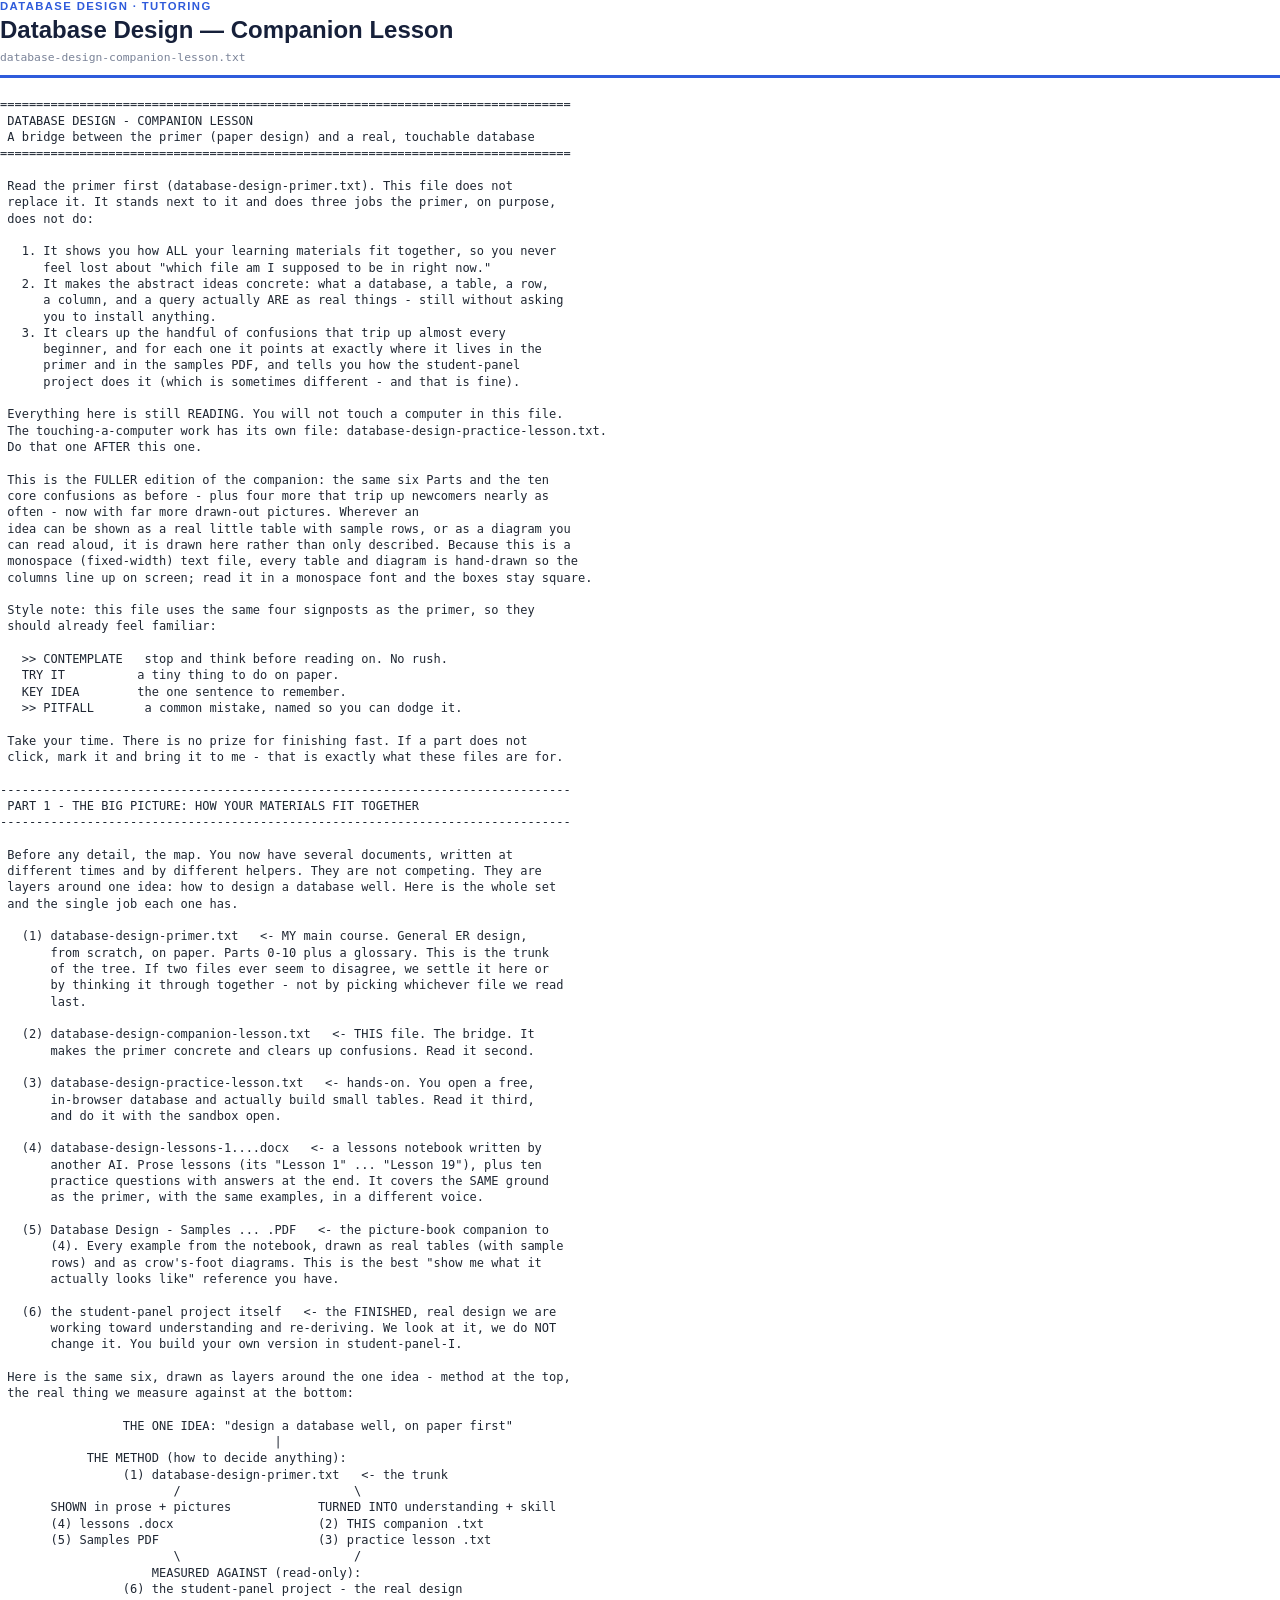
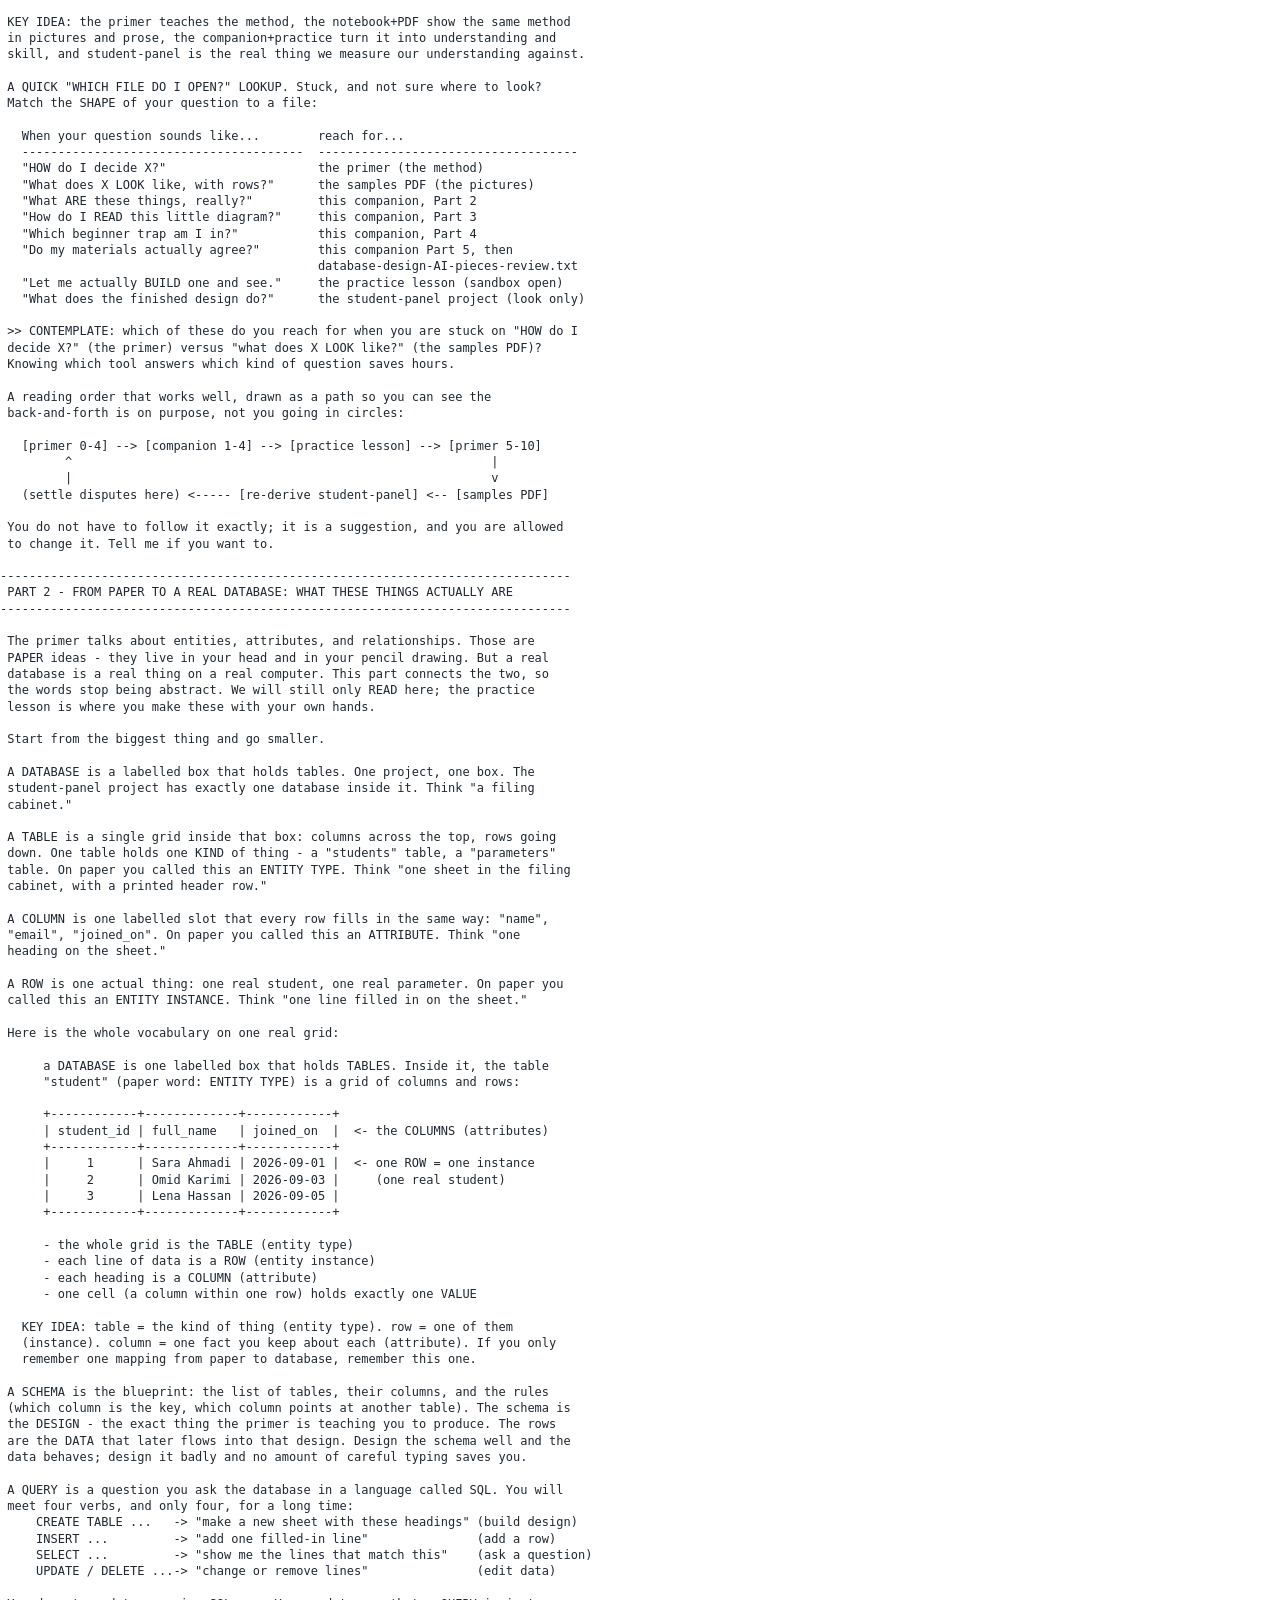
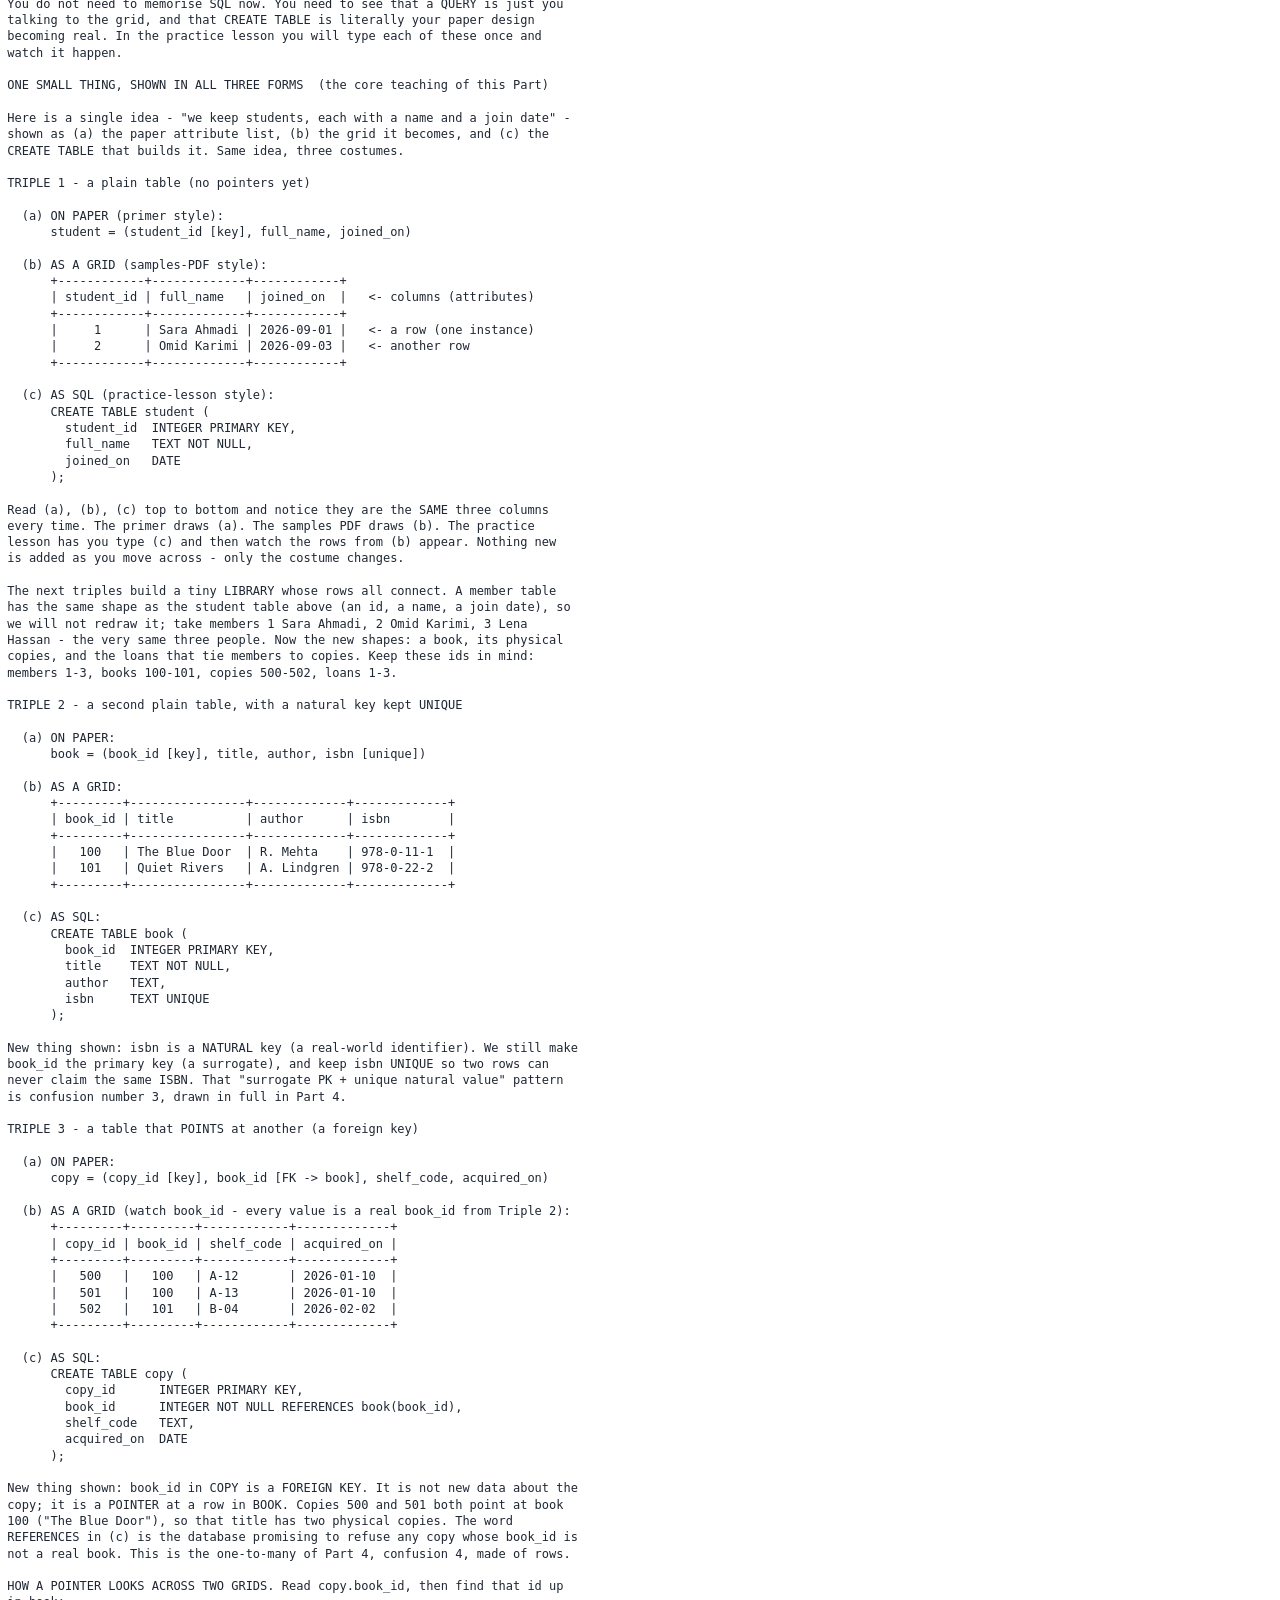
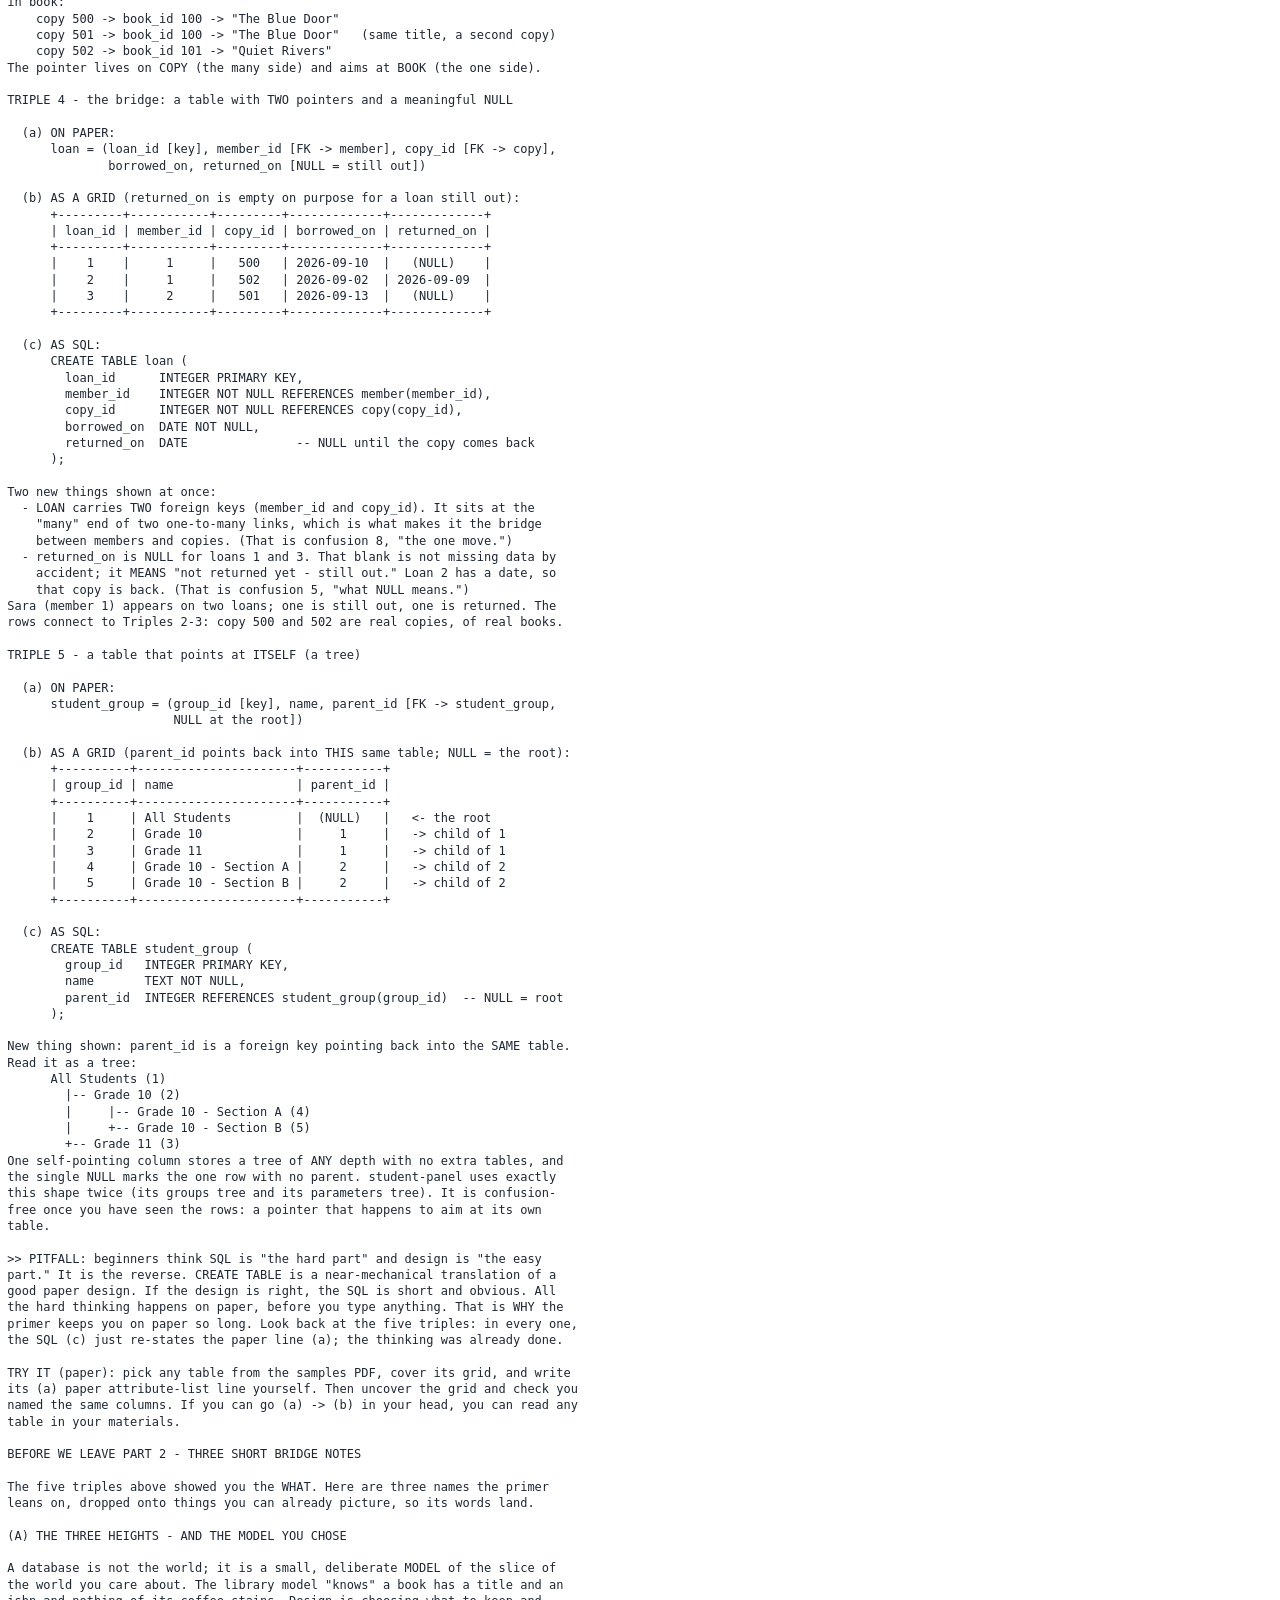
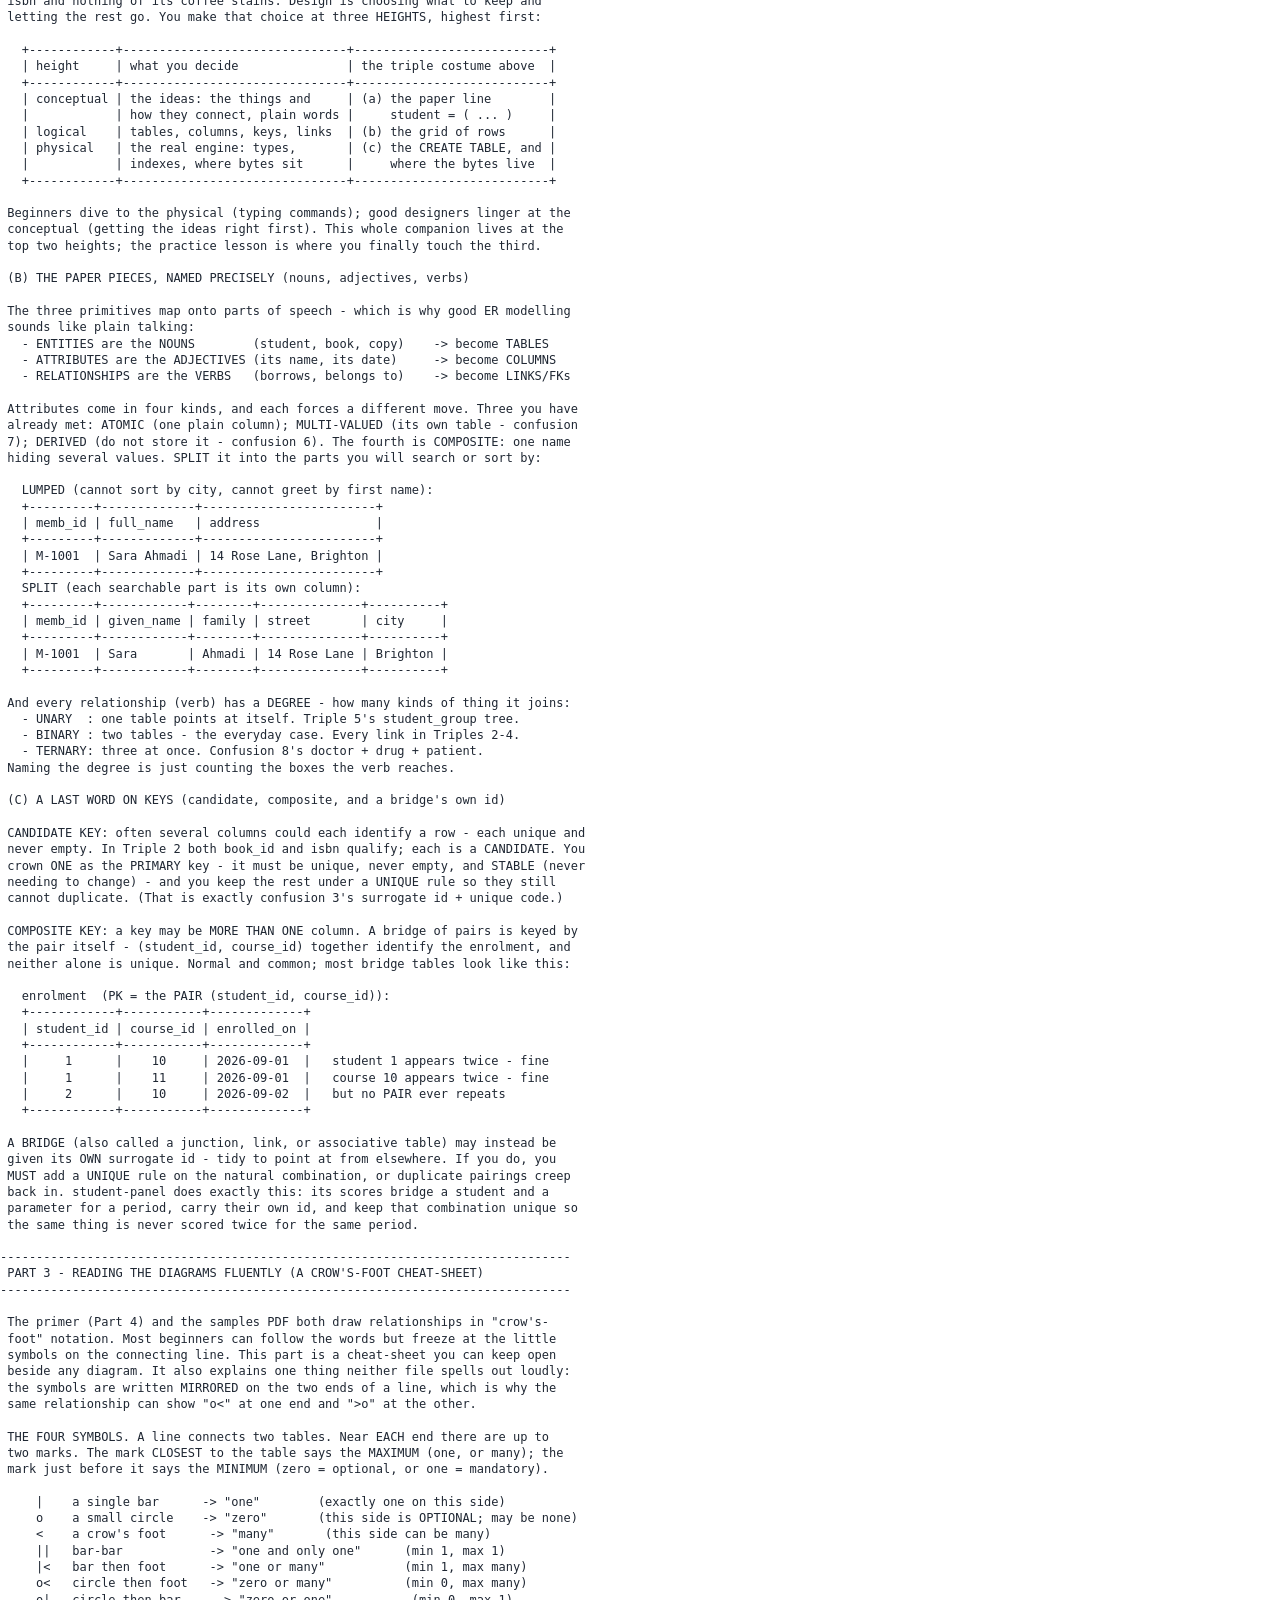
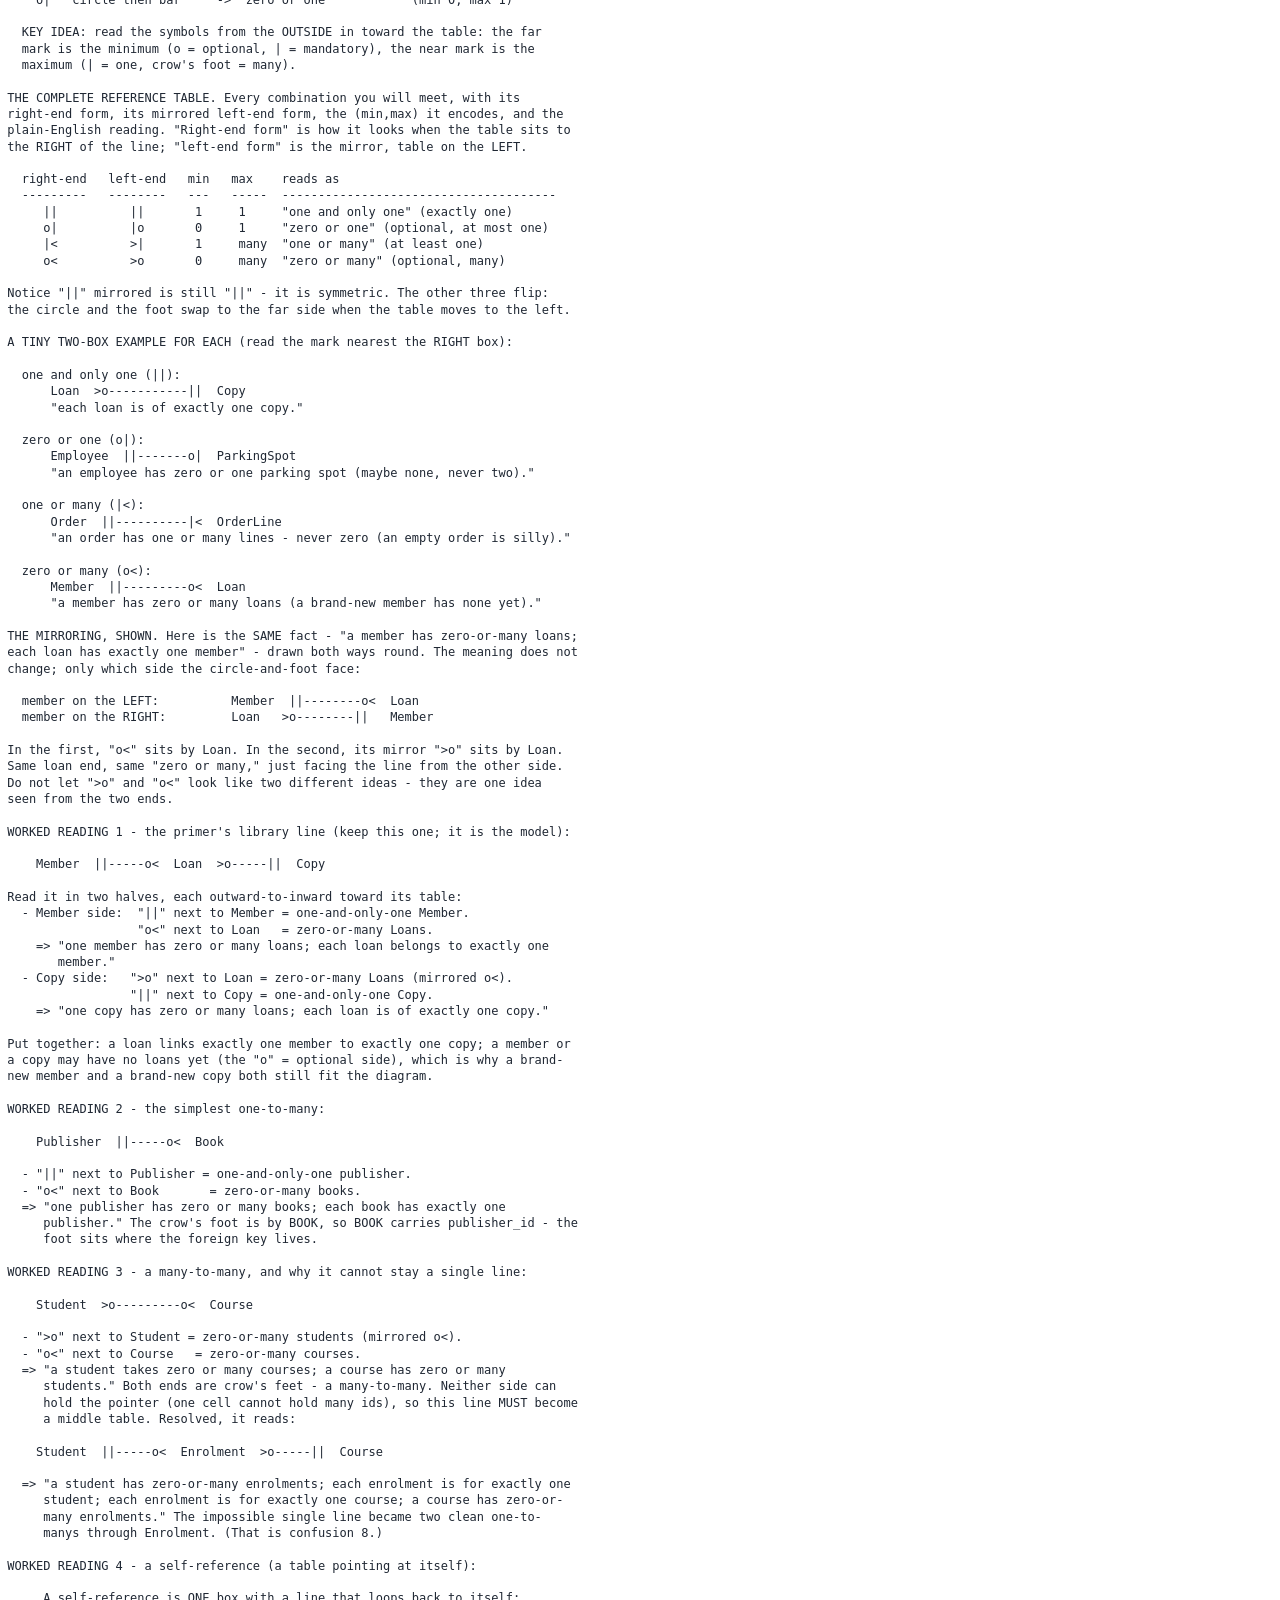
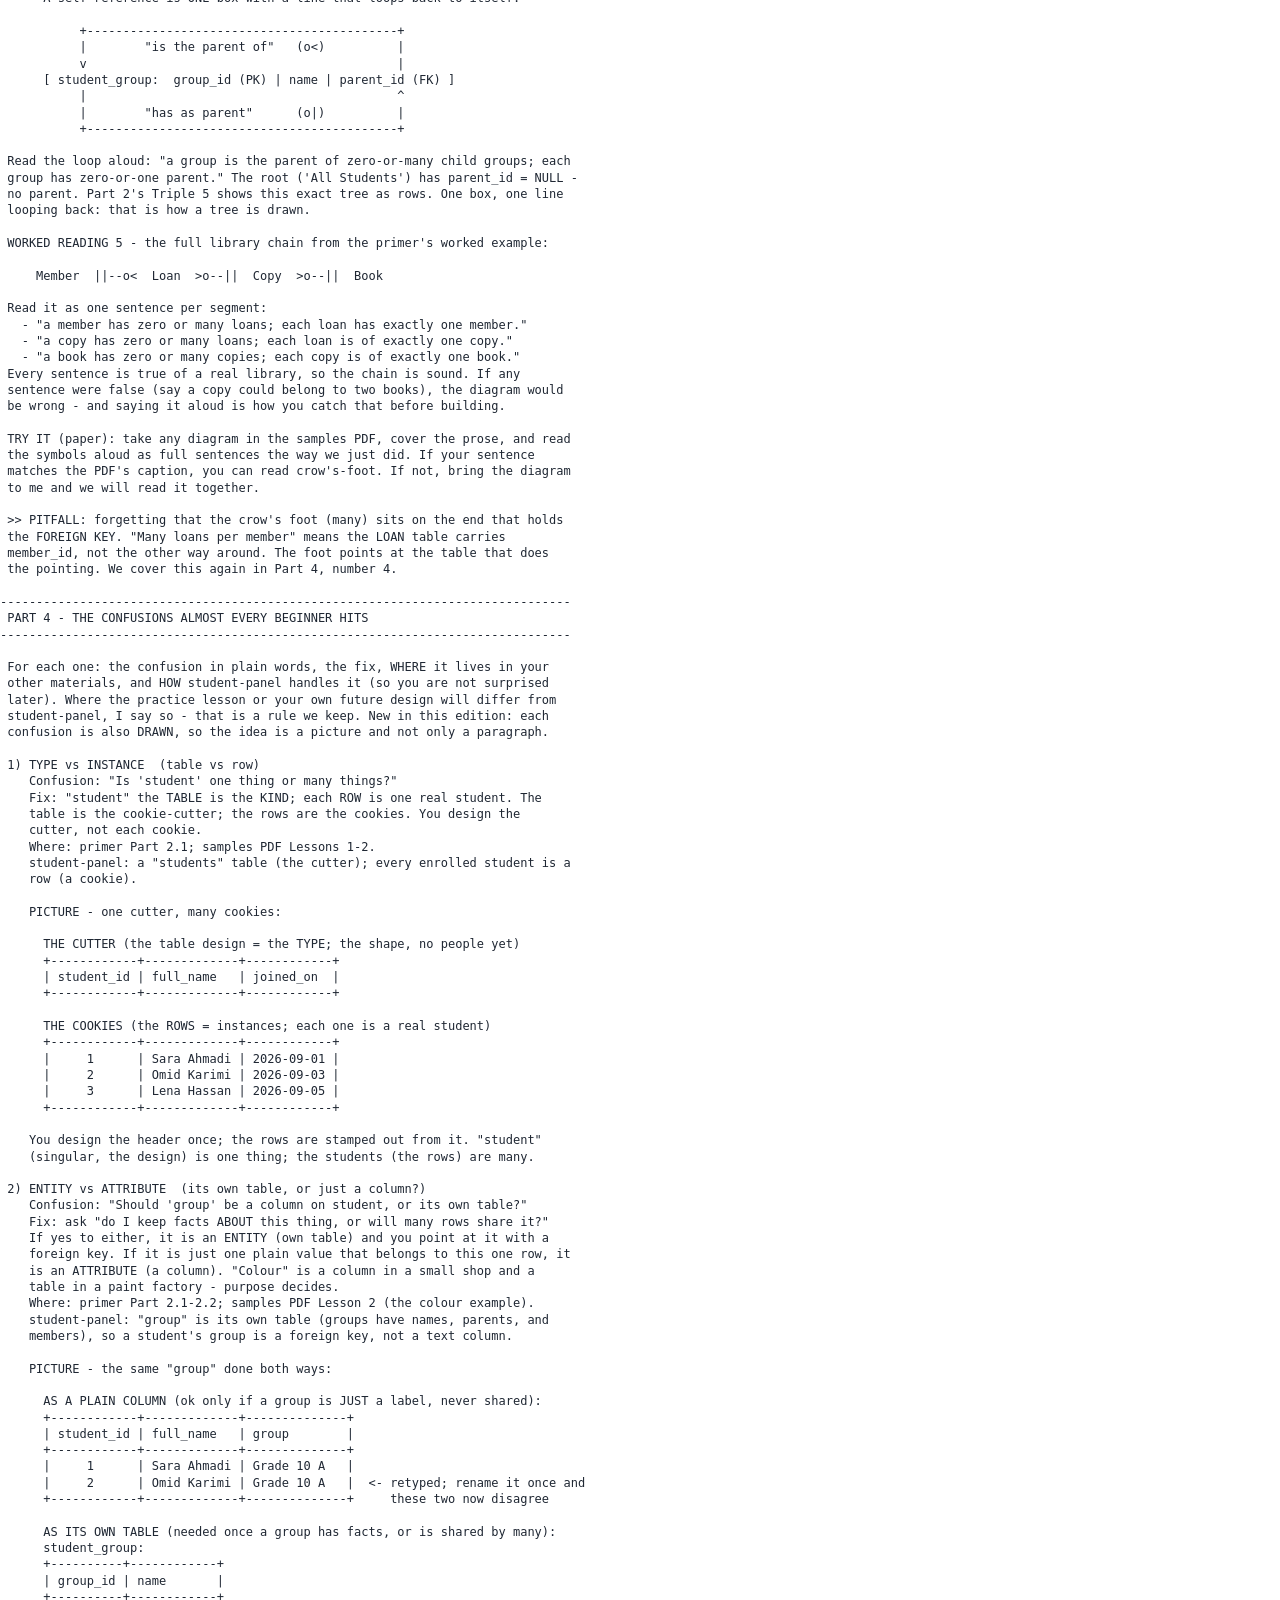
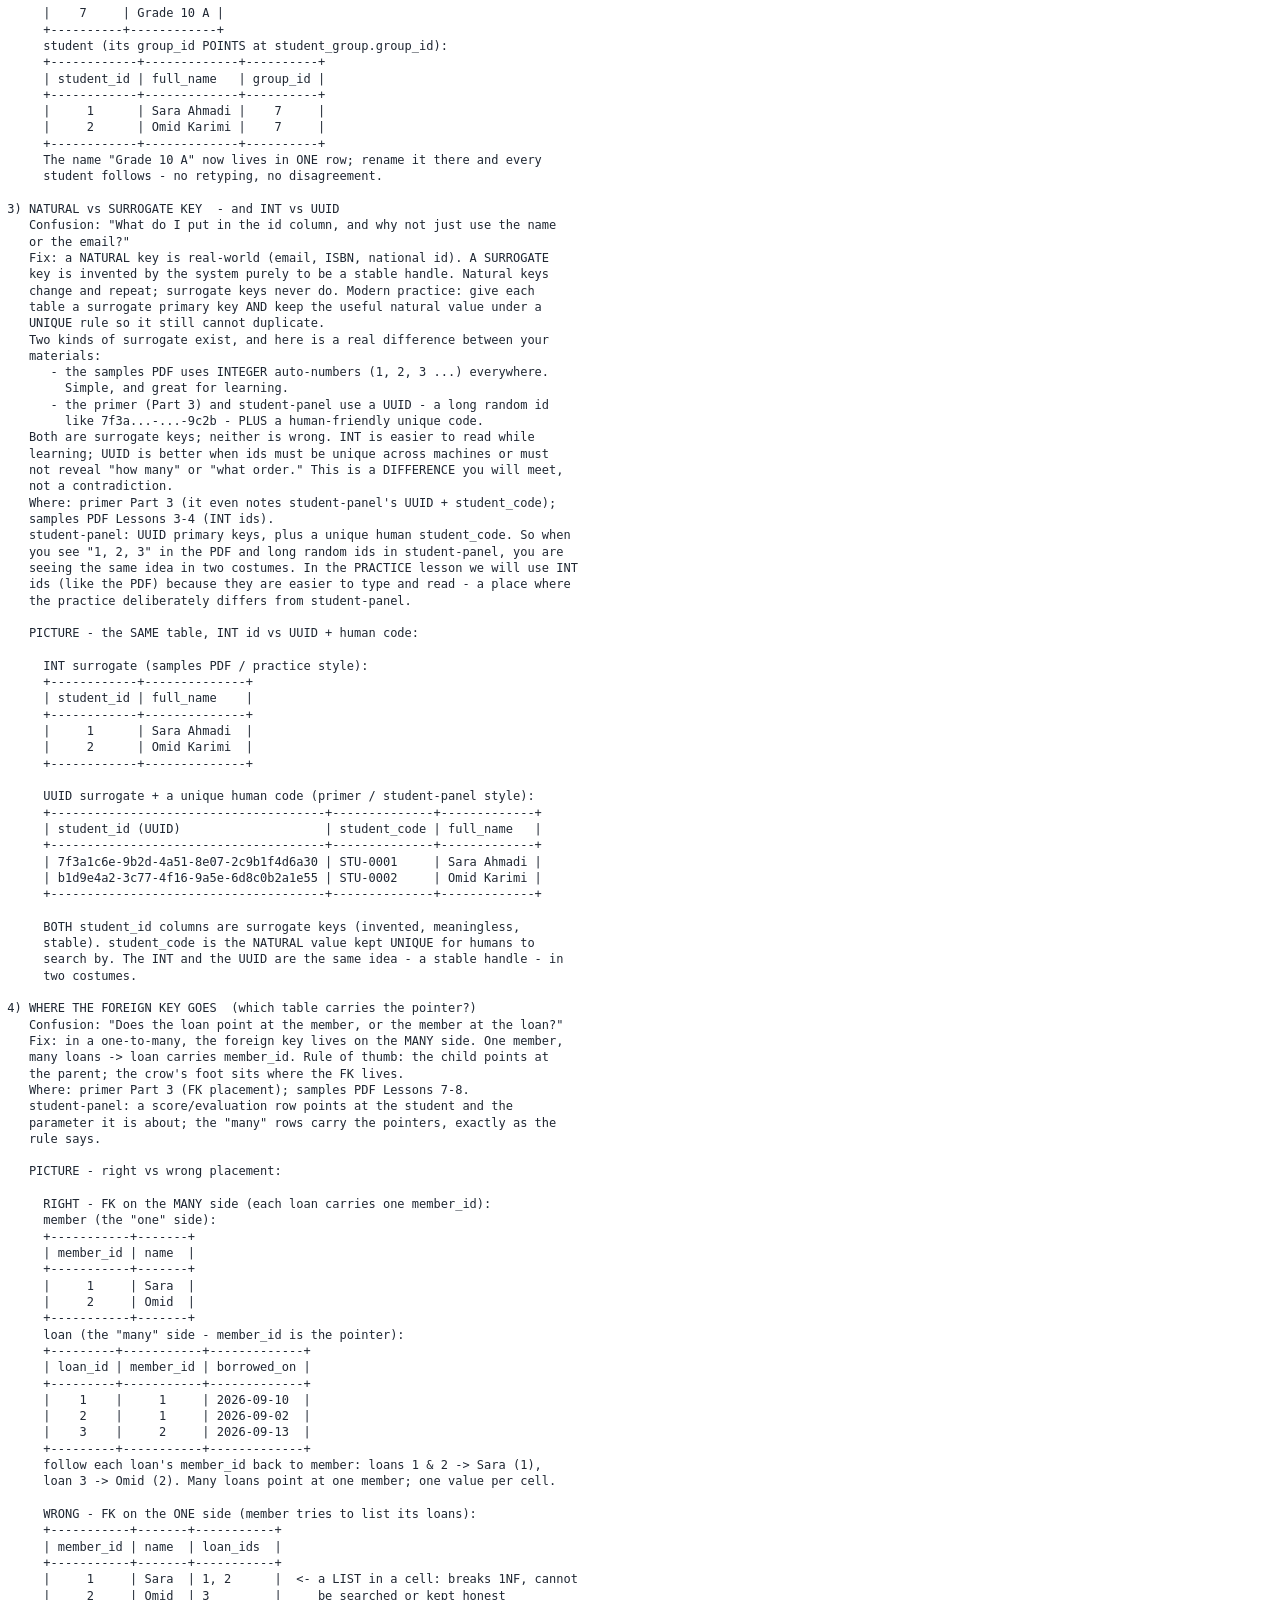
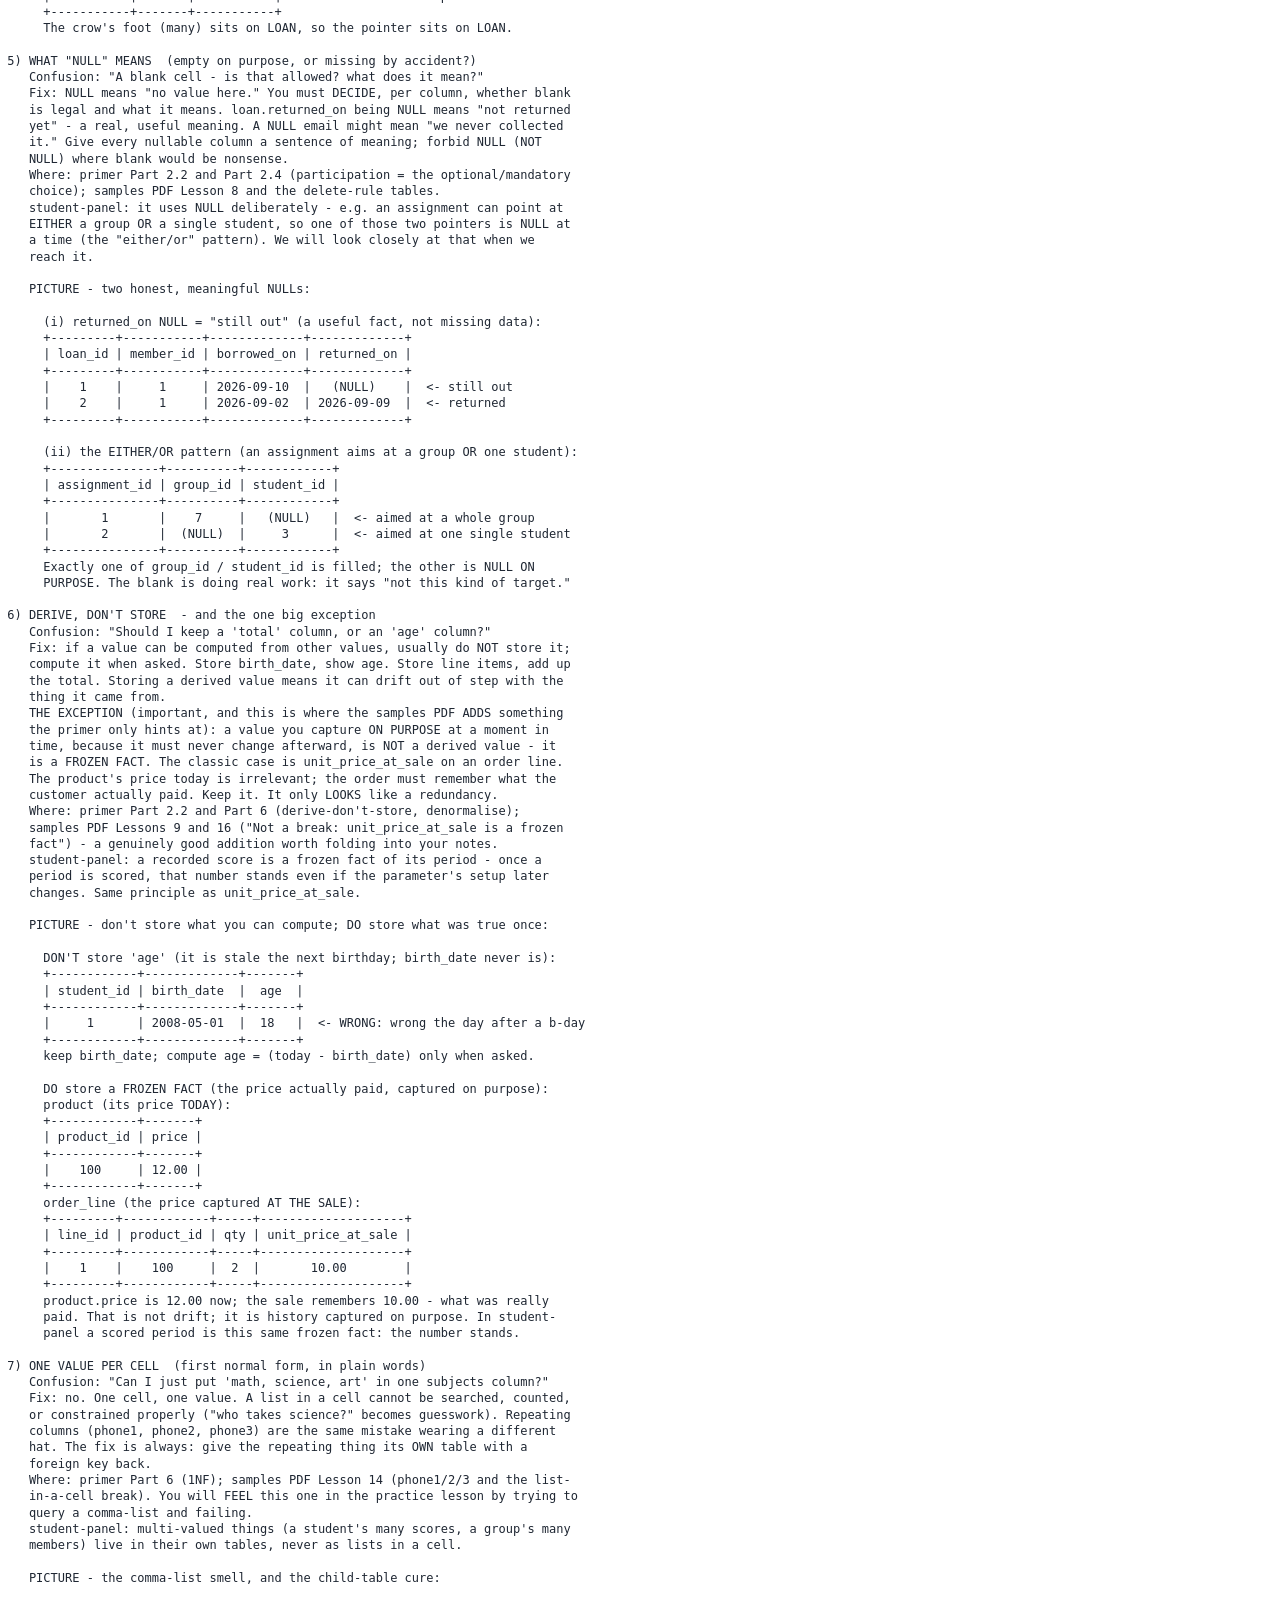
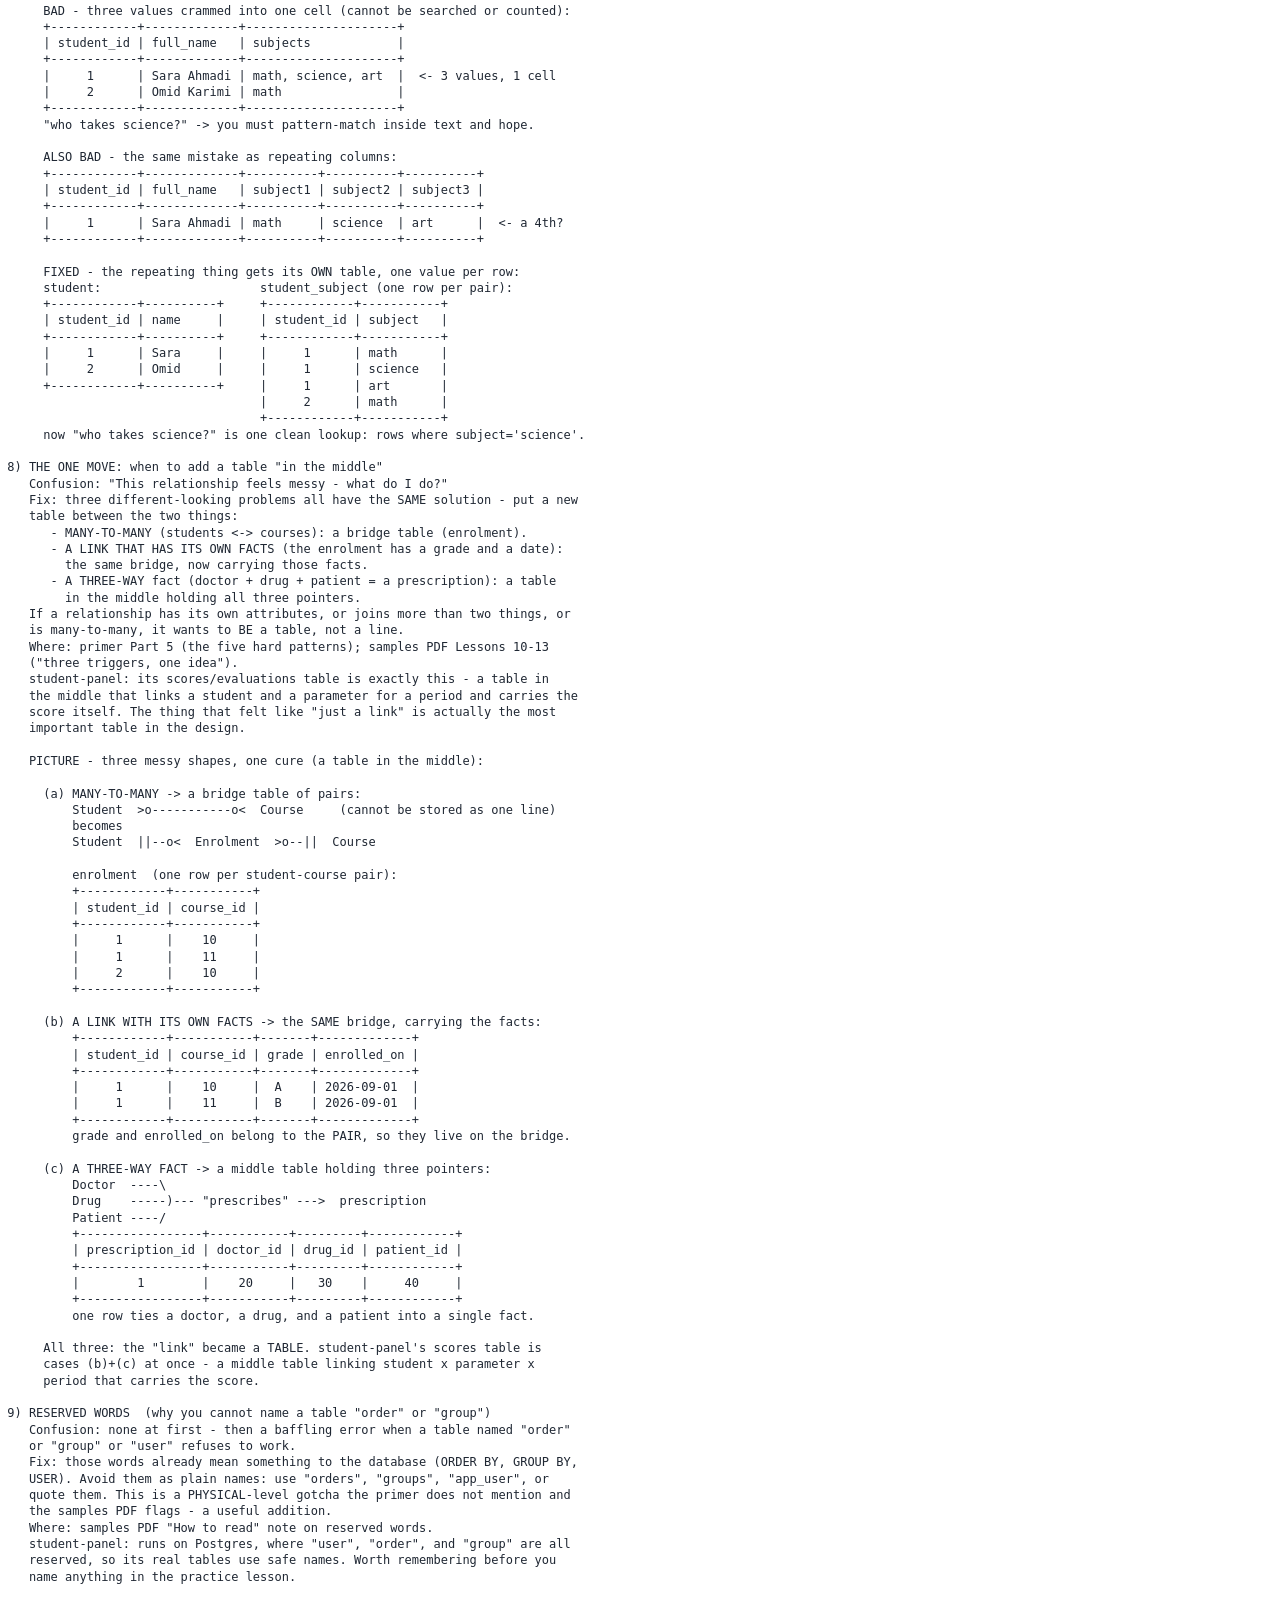
<file: student-panel/student-panel-tutoring/_pdf_build/database-design-companion-lesson.html>
<!doctype html>
<html lang="en"><head><meta charset="utf-8">
<title>Database Design — Companion Lesson</title>
<style>
@page { size: A4; margin: 14mm 12mm 16mm; }

html { -webkit-print-color-adjust: exact; print-color-adjust: exact; }
body { margin: 0; color: #1b2230;
       font-family: "Helvetica Neue", Arial, "DejaVu Sans", sans-serif; }
.titlecard { border-bottom: 3px solid #2f5bdb; margin: 0 0 14pt;
             padding-bottom: 8pt; page-break-after: avoid; }
.titlecard .kicker { font-size: 8.5pt; letter-spacing: .12em; text-transform: uppercase;
             color: #2f5bdb; font-weight: 700; }
.titlecard h1 { font-size: 18pt; margin: 3pt 0 0; color: #16203a; line-height: 1.2; }
.titlecard .file { font-size: 8.5pt; color: #7a8398;
             font-family: "DejaVu Sans Mono", monospace; margin-top: 4pt; }
pre.ascii {
  font-family: "DejaVu Sans Mono", "Courier New", monospace;
  font-size: 9pt; line-height: 1.36; color: #1f2733;
  white-space: pre; margin: 0; tab-size: 4;
}

</style></head>
<body><div class="titlecard"><div class="kicker">Database Design · Tutoring</div><h1>Database Design — Companion Lesson</h1><div class="file">database-design-companion-lesson.txt</div></div><pre class="ascii">===============================================================================
 DATABASE DESIGN - COMPANION LESSON
 A bridge between the primer (paper design) and a real, touchable database
===============================================================================

 Read the primer first (database-design-primer.txt). This file does not
 replace it. It stands next to it and does three jobs the primer, on purpose,
 does not do:

   1. It shows you how ALL your learning materials fit together, so you never
      feel lost about &quot;which file am I supposed to be in right now.&quot;
   2. It makes the abstract ideas concrete: what a database, a table, a row,
      a column, and a query actually ARE as real things - still without asking
      you to install anything.
   3. It clears up the handful of confusions that trip up almost every
      beginner, and for each one it points at exactly where it lives in the
      primer and in the samples PDF, and tells you how the student-panel
      project does it (which is sometimes different - and that is fine).

 Everything here is still READING. You will not touch a computer in this file.
 The touching-a-computer work has its own file: database-design-practice-lesson.txt.
 Do that one AFTER this one.

 This is the FULLER edition of the companion: the same six Parts and the ten
 core confusions as before - plus four more that trip up newcomers nearly as
 often - now with far more drawn-out pictures. Wherever an
 idea can be shown as a real little table with sample rows, or as a diagram you
 can read aloud, it is drawn here rather than only described. Because this is a
 monospace (fixed-width) text file, every table and diagram is hand-drawn so the
 columns line up on screen; read it in a monospace font and the boxes stay square.

 Style note: this file uses the same four signposts as the primer, so they
 should already feel familiar:

   &gt;&gt; CONTEMPLATE   stop and think before reading on. No rush.
   TRY IT          a tiny thing to do on paper.
   KEY IDEA        the one sentence to remember.
   &gt;&gt; PITFALL       a common mistake, named so you can dodge it.

 Take your time. There is no prize for finishing fast. If a part does not
 click, mark it and bring it to me - that is exactly what these files are for.

-------------------------------------------------------------------------------
 PART 1 - THE BIG PICTURE: HOW YOUR MATERIALS FIT TOGETHER
-------------------------------------------------------------------------------

 Before any detail, the map. You now have several documents, written at
 different times and by different helpers. They are not competing. They are
 layers around one idea: how to design a database well. Here is the whole set
 and the single job each one has.

   (1) database-design-primer.txt   &lt;- MY main course. General ER design,
       from scratch, on paper. Parts 0-10 plus a glossary. This is the trunk
       of the tree. If two files ever seem to disagree, we settle it here or
       by thinking it through together - not by picking whichever file we read
       last.

   (2) database-design-companion-lesson.txt   &lt;- THIS file. The bridge. It
       makes the primer concrete and clears up confusions. Read it second.

   (3) database-design-practice-lesson.txt   &lt;- hands-on. You open a free,
       in-browser database and actually build small tables. Read it third,
       and do it with the sandbox open.

   (4) database-design-lessons-1....docx   &lt;- a lessons notebook written by
       another AI. Prose lessons (its &quot;Lesson 1&quot; ... &quot;Lesson 19&quot;), plus ten
       practice questions with answers at the end. It covers the SAME ground
       as the primer, with the same examples, in a different voice.

   (5) Database Design - Samples ... .PDF   &lt;- the picture-book companion to
       (4). Every example from the notebook, drawn as real tables (with sample
       rows) and as crow&#x27;s-foot diagrams. This is the best &quot;show me what it
       actually looks like&quot; reference you have.

   (6) the student-panel project itself   &lt;- the FINISHED, real design we are
       working toward understanding and re-deriving. We look at it, we do NOT
       change it. You build your own version in student-panel-I.

 Here is the same six, drawn as layers around the one idea - method at the top,
 the real thing we measure against at the bottom:

                 THE ONE IDEA: &quot;design a database well, on paper first&quot;
                                      |
            THE METHOD (how to decide anything):
                 (1) database-design-primer.txt   &lt;- the trunk
                        /                        \
       SHOWN in prose + pictures            TURNED INTO understanding + skill
       (4) lessons .docx                    (2) THIS companion .txt
       (5) Samples PDF                      (3) practice lesson .txt
                        \                        /
                     MEASURED AGAINST (read-only):
                 (6) the student-panel project - the real design

 KEY IDEA: the primer teaches the method, the notebook+PDF show the same method
 in pictures and prose, the companion+practice turn it into understanding and
 skill, and student-panel is the real thing we measure our understanding against.

 A QUICK &quot;WHICH FILE DO I OPEN?&quot; LOOKUP. Stuck, and not sure where to look?
 Match the SHAPE of your question to a file:

   When your question sounds like...        reach for...
   ---------------------------------------  ------------------------------------
   &quot;HOW do I decide X?&quot;                     the primer (the method)
   &quot;What does X LOOK like, with rows?&quot;      the samples PDF (the pictures)
   &quot;What ARE these things, really?&quot;         this companion, Part 2
   &quot;How do I READ this little diagram?&quot;     this companion, Part 3
   &quot;Which beginner trap am I in?&quot;           this companion, Part 4
   &quot;Do my materials actually agree?&quot;        this companion Part 5, then
                                            database-design-AI-pieces-review.txt
   &quot;Let me actually BUILD one and see.&quot;     the practice lesson (sandbox open)
   &quot;What does the finished design do?&quot;      the student-panel project (look only)

 &gt;&gt; CONTEMPLATE: which of these do you reach for when you are stuck on &quot;HOW do I
 decide X?&quot; (the primer) versus &quot;what does X LOOK like?&quot; (the samples PDF)?
 Knowing which tool answers which kind of question saves hours.

 A reading order that works well, drawn as a path so you can see the
 back-and-forth is on purpose, not you going in circles:

   [primer 0-4] --&gt; [companion 1-4] --&gt; [practice lesson] --&gt; [primer 5-10]
         ^                                                          |
         |                                                          v
   (settle disputes here) &lt;----- [re-derive student-panel] &lt;-- [samples PDF]

 You do not have to follow it exactly; it is a suggestion, and you are allowed
 to change it. Tell me if you want to.

-------------------------------------------------------------------------------
 PART 2 - FROM PAPER TO A REAL DATABASE: WHAT THESE THINGS ACTUALLY ARE
-------------------------------------------------------------------------------

 The primer talks about entities, attributes, and relationships. Those are
 PAPER ideas - they live in your head and in your pencil drawing. But a real
 database is a real thing on a real computer. This part connects the two, so
 the words stop being abstract. We will still only READ here; the practice
 lesson is where you make these with your own hands.

 Start from the biggest thing and go smaller.

 A DATABASE is a labelled box that holds tables. One project, one box. The
 student-panel project has exactly one database inside it. Think &quot;a filing
 cabinet.&quot;

 A TABLE is a single grid inside that box: columns across the top, rows going
 down. One table holds one KIND of thing - a &quot;students&quot; table, a &quot;parameters&quot;
 table. On paper you called this an ENTITY TYPE. Think &quot;one sheet in the filing
 cabinet, with a printed header row.&quot;

 A COLUMN is one labelled slot that every row fills in the same way: &quot;name&quot;,
 &quot;email&quot;, &quot;joined_on&quot;. On paper you called this an ATTRIBUTE. Think &quot;one
 heading on the sheet.&quot;

 A ROW is one actual thing: one real student, one real parameter. On paper you
 called this an ENTITY INSTANCE. Think &quot;one line filled in on the sheet.&quot;

 Here is the whole vocabulary on one real grid:

      a DATABASE is one labelled box that holds TABLES. Inside it, the table
      &quot;student&quot; (paper word: ENTITY TYPE) is a grid of columns and rows:

      +------------+-------------+------------+
      | student_id | full_name   | joined_on  |  &lt;- the COLUMNS (attributes)
      +------------+-------------+------------+
      |     1      | Sara Ahmadi | 2026-09-01 |  &lt;- one ROW = one instance
      |     2      | Omid Karimi | 2026-09-03 |     (one real student)
      |     3      | Lena Hassan | 2026-09-05 |
      +------------+-------------+------------+

      - the whole grid is the TABLE (entity type)
      - each line of data is a ROW (entity instance)
      - each heading is a COLUMN (attribute)
      - one cell (a column within one row) holds exactly one VALUE

   KEY IDEA: table = the kind of thing (entity type). row = one of them
   (instance). column = one fact you keep about each (attribute). If you only
   remember one mapping from paper to database, remember this one.

 A SCHEMA is the blueprint: the list of tables, their columns, and the rules
 (which column is the key, which column points at another table). The schema is
 the DESIGN - the exact thing the primer is teaching you to produce. The rows
 are the DATA that later flows into that design. Design the schema well and the
 data behaves; design it badly and no amount of careful typing saves you.

 A QUERY is a question you ask the database in a language called SQL. You will
 meet four verbs, and only four, for a long time:
     CREATE TABLE ...   -&gt; &quot;make a new sheet with these headings&quot; (build design)
     INSERT ...         -&gt; &quot;add one filled-in line&quot;               (add a row)
     SELECT ...         -&gt; &quot;show me the lines that match this&quot;    (ask a question)
     UPDATE / DELETE ...-&gt; &quot;change or remove lines&quot;               (edit data)

 You do not need to memorise SQL now. You need to see that a QUERY is just you
 talking to the grid, and that CREATE TABLE is literally your paper design
 becoming real. In the practice lesson you will type each of these once and
 watch it happen.

 ONE SMALL THING, SHOWN IN ALL THREE FORMS  (the core teaching of this Part)

 Here is a single idea - &quot;we keep students, each with a name and a join date&quot; -
 shown as (a) the paper attribute list, (b) the grid it becomes, and (c) the
 CREATE TABLE that builds it. Same idea, three costumes.

 TRIPLE 1 - a plain table (no pointers yet)

   (a) ON PAPER (primer style):
       student = (student_id [key], full_name, joined_on)

   (b) AS A GRID (samples-PDF style):
       +------------+-------------+------------+
       | student_id | full_name   | joined_on  |   &lt;- columns (attributes)
       +------------+-------------+------------+
       |     1      | Sara Ahmadi | 2026-09-01 |   &lt;- a row (one instance)
       |     2      | Omid Karimi | 2026-09-03 |   &lt;- another row
       +------------+-------------+------------+

   (c) AS SQL (practice-lesson style):
       CREATE TABLE student (
         student_id  INTEGER PRIMARY KEY,
         full_name   TEXT NOT NULL,
         joined_on   DATE
       );

 Read (a), (b), (c) top to bottom and notice they are the SAME three columns
 every time. The primer draws (a). The samples PDF draws (b). The practice
 lesson has you type (c) and then watch the rows from (b) appear. Nothing new
 is added as you move across - only the costume changes.

 The next triples build a tiny LIBRARY whose rows all connect. A member table
 has the same shape as the student table above (an id, a name, a join date), so
 we will not redraw it; take members 1 Sara Ahmadi, 2 Omid Karimi, 3 Lena
 Hassan - the very same three people. Now the new shapes: a book, its physical
 copies, and the loans that tie members to copies. Keep these ids in mind:
 members 1-3, books 100-101, copies 500-502, loans 1-3.

 TRIPLE 2 - a second plain table, with a natural key kept UNIQUE

   (a) ON PAPER:
       book = (book_id [key], title, author, isbn [unique])

   (b) AS A GRID:
       +---------+----------------+-------------+-------------+
       | book_id | title          | author      | isbn        |
       +---------+----------------+-------------+-------------+
       |   100   | The Blue Door  | R. Mehta    | 978-0-11-1  |
       |   101   | Quiet Rivers   | A. Lindgren | 978-0-22-2  |
       +---------+----------------+-------------+-------------+

   (c) AS SQL:
       CREATE TABLE book (
         book_id  INTEGER PRIMARY KEY,
         title    TEXT NOT NULL,
         author   TEXT,
         isbn     TEXT UNIQUE
       );

 New thing shown: isbn is a NATURAL key (a real-world identifier). We still make
 book_id the primary key (a surrogate), and keep isbn UNIQUE so two rows can
 never claim the same ISBN. That &quot;surrogate PK + unique natural value&quot; pattern
 is confusion number 3, drawn in full in Part 4.

 TRIPLE 3 - a table that POINTS at another (a foreign key)

   (a) ON PAPER:
       copy = (copy_id [key], book_id [FK -&gt; book], shelf_code, acquired_on)

   (b) AS A GRID (watch book_id - every value is a real book_id from Triple 2):
       +---------+---------+------------+-------------+
       | copy_id | book_id | shelf_code | acquired_on |
       +---------+---------+------------+-------------+
       |   500   |   100   | A-12       | 2026-01-10  |
       |   501   |   100   | A-13       | 2026-01-10  |
       |   502   |   101   | B-04       | 2026-02-02  |
       +---------+---------+------------+-------------+

   (c) AS SQL:
       CREATE TABLE copy (
         copy_id      INTEGER PRIMARY KEY,
         book_id      INTEGER NOT NULL REFERENCES book(book_id),
         shelf_code   TEXT,
         acquired_on  DATE
       );

 New thing shown: book_id in COPY is a FOREIGN KEY. It is not new data about the
 copy; it is a POINTER at a row in BOOK. Copies 500 and 501 both point at book
 100 (&quot;The Blue Door&quot;), so that title has two physical copies. The word
 REFERENCES in (c) is the database promising to refuse any copy whose book_id is
 not a real book. This is the one-to-many of Part 4, confusion 4, made of rows.

 HOW A POINTER LOOKS ACROSS TWO GRIDS. Read copy.book_id, then find that id up
 in book:
     copy 500 -&gt; book_id 100 -&gt; &quot;The Blue Door&quot;
     copy 501 -&gt; book_id 100 -&gt; &quot;The Blue Door&quot;   (same title, a second copy)
     copy 502 -&gt; book_id 101 -&gt; &quot;Quiet Rivers&quot;
 The pointer lives on COPY (the many side) and aims at BOOK (the one side).

 TRIPLE 4 - the bridge: a table with TWO pointers and a meaningful NULL

   (a) ON PAPER:
       loan = (loan_id [key], member_id [FK -&gt; member], copy_id [FK -&gt; copy],
               borrowed_on, returned_on [NULL = still out])

   (b) AS A GRID (returned_on is empty on purpose for a loan still out):
       +---------+-----------+---------+-------------+-------------+
       | loan_id | member_id | copy_id | borrowed_on | returned_on |
       +---------+-----------+---------+-------------+-------------+
       |    1    |     1     |   500   | 2026-09-10  |   (NULL)    |
       |    2    |     1     |   502   | 2026-09-02  | 2026-09-09  |
       |    3    |     2     |   501   | 2026-09-13  |   (NULL)    |
       +---------+-----------+---------+-------------+-------------+

   (c) AS SQL:
       CREATE TABLE loan (
         loan_id      INTEGER PRIMARY KEY,
         member_id    INTEGER NOT NULL REFERENCES member(member_id),
         copy_id      INTEGER NOT NULL REFERENCES copy(copy_id),
         borrowed_on  DATE NOT NULL,
         returned_on  DATE               -- NULL until the copy comes back
       );

 Two new things shown at once:
   - LOAN carries TWO foreign keys (member_id and copy_id). It sits at the
     &quot;many&quot; end of two one-to-many links, which is what makes it the bridge
     between members and copies. (That is confusion 8, &quot;the one move.&quot;)
   - returned_on is NULL for loans 1 and 3. That blank is not missing data by
     accident; it MEANS &quot;not returned yet - still out.&quot; Loan 2 has a date, so
     that copy is back. (That is confusion 5, &quot;what NULL means.&quot;)
 Sara (member 1) appears on two loans; one is still out, one is returned. The
 rows connect to Triples 2-3: copy 500 and 502 are real copies, of real books.

 TRIPLE 5 - a table that points at ITSELF (a tree)

   (a) ON PAPER:
       student_group = (group_id [key], name, parent_id [FK -&gt; student_group,
                        NULL at the root])

   (b) AS A GRID (parent_id points back into THIS same table; NULL = the root):
       +----------+----------------------+-----------+
       | group_id | name                 | parent_id |
       +----------+----------------------+-----------+
       |    1     | All Students         |  (NULL)   |   &lt;- the root
       |    2     | Grade 10             |     1     |   -&gt; child of 1
       |    3     | Grade 11             |     1     |   -&gt; child of 1
       |    4     | Grade 10 - Section A |     2     |   -&gt; child of 2
       |    5     | Grade 10 - Section B |     2     |   -&gt; child of 2
       +----------+----------------------+-----------+

   (c) AS SQL:
       CREATE TABLE student_group (
         group_id   INTEGER PRIMARY KEY,
         name       TEXT NOT NULL,
         parent_id  INTEGER REFERENCES student_group(group_id)  -- NULL = root
       );

 New thing shown: parent_id is a foreign key pointing back into the SAME table.
 Read it as a tree:
       All Students (1)
         |-- Grade 10 (2)
         |     |-- Grade 10 - Section A (4)
         |     +-- Grade 10 - Section B (5)
         +-- Grade 11 (3)
 One self-pointing column stores a tree of ANY depth with no extra tables, and
 the single NULL marks the one row with no parent. student-panel uses exactly
 this shape twice (its groups tree and its parameters tree). It is confusion-
 free once you have seen the rows: a pointer that happens to aim at its own
 table.

 &gt;&gt; PITFALL: beginners think SQL is &quot;the hard part&quot; and design is &quot;the easy
 part.&quot; It is the reverse. CREATE TABLE is a near-mechanical translation of a
 good paper design. If the design is right, the SQL is short and obvious. All
 the hard thinking happens on paper, before you type anything. That is WHY the
 primer keeps you on paper so long. Look back at the five triples: in every one,
 the SQL (c) just re-states the paper line (a); the thinking was already done.

 TRY IT (paper): pick any table from the samples PDF, cover its grid, and write
 its (a) paper attribute-list line yourself. Then uncover the grid and check you
 named the same columns. If you can go (a) -&gt; (b) in your head, you can read any
 table in your materials.

 BEFORE WE LEAVE PART 2 - THREE SHORT BRIDGE NOTES

 The five triples above showed you the WHAT. Here are three names the primer
 leans on, dropped onto things you can already picture, so its words land.

 (A) THE THREE HEIGHTS - AND THE MODEL YOU CHOSE

 A database is not the world; it is a small, deliberate MODEL of the slice of
 the world you care about. The library model &quot;knows&quot; a book has a title and an
 isbn and nothing of its coffee stains. Design is choosing what to keep and
 letting the rest go. You make that choice at three HEIGHTS, highest first:

   +------------+-------------------------------+---------------------------+
   | height     | what you decide               | the triple costume above  |
   +------------+-------------------------------+---------------------------+
   | conceptual | the ideas: the things and     | (a) the paper line        |
   |            | how they connect, plain words |     student = ( ... )     |
   | logical    | tables, columns, keys, links  | (b) the grid of rows      |
   | physical   | the real engine: types,       | (c) the CREATE TABLE, and |
   |            | indexes, where bytes sit      |     where the bytes live  |
   +------------+-------------------------------+---------------------------+

 Beginners dive to the physical (typing commands); good designers linger at the
 conceptual (getting the ideas right first). This whole companion lives at the
 top two heights; the practice lesson is where you finally touch the third.

 (B) THE PAPER PIECES, NAMED PRECISELY (nouns, adjectives, verbs)

 The three primitives map onto parts of speech - which is why good ER modelling
 sounds like plain talking:
   - ENTITIES are the NOUNS        (student, book, copy)    -&gt; become TABLES
   - ATTRIBUTES are the ADJECTIVES (its name, its date)     -&gt; become COLUMNS
   - RELATIONSHIPS are the VERBS   (borrows, belongs to)    -&gt; become LINKS/FKs

 Attributes come in four kinds, and each forces a different move. Three you have
 already met: ATOMIC (one plain column); MULTI-VALUED (its own table - confusion
 7); DERIVED (do not store it - confusion 6). The fourth is COMPOSITE: one name
 hiding several values. SPLIT it into the parts you will search or sort by:

   LUMPED (cannot sort by city, cannot greet by first name):
   +---------+-------------+------------------------+
   | memb_id | full_name   | address                |
   +---------+-------------+------------------------+
   | M-1001  | Sara Ahmadi | 14 Rose Lane, Brighton |
   +---------+-------------+------------------------+
   SPLIT (each searchable part is its own column):
   +---------+------------+--------+--------------+----------+
   | memb_id | given_name | family | street       | city     |
   +---------+------------+--------+--------------+----------+
   | M-1001  | Sara       | Ahmadi | 14 Rose Lane | Brighton |
   +---------+------------+--------+--------------+----------+

 And every relationship (verb) has a DEGREE - how many kinds of thing it joins:
   - UNARY  : one table points at itself. Triple 5&#x27;s student_group tree.
   - BINARY : two tables - the everyday case. Every link in Triples 2-4.
   - TERNARY: three at once. Confusion 8&#x27;s doctor + drug + patient.
 Naming the degree is just counting the boxes the verb reaches.

 (C) A LAST WORD ON KEYS (candidate, composite, and a bridge&#x27;s own id)

 CANDIDATE KEY: often several columns could each identify a row - each unique and
 never empty. In Triple 2 both book_id and isbn qualify; each is a CANDIDATE. You
 crown ONE as the PRIMARY key - it must be unique, never empty, and STABLE (never
 needing to change) - and you keep the rest under a UNIQUE rule so they still
 cannot duplicate. (That is exactly confusion 3&#x27;s surrogate id + unique code.)

 COMPOSITE KEY: a key may be MORE THAN ONE column. A bridge of pairs is keyed by
 the pair itself - (student_id, course_id) together identify the enrolment, and
 neither alone is unique. Normal and common; most bridge tables look like this:

   enrolment  (PK = the PAIR (student_id, course_id)):
   +------------+-----------+-------------+
   | student_id | course_id | enrolled_on |
   +------------+-----------+-------------+
   |     1      |    10     | 2026-09-01  |   student 1 appears twice - fine
   |     1      |    11     | 2026-09-01  |   course 10 appears twice - fine
   |     2      |    10     | 2026-09-02  |   but no PAIR ever repeats
   +------------+-----------+-------------+

 A BRIDGE (also called a junction, link, or associative table) may instead be
 given its OWN surrogate id - tidy to point at from elsewhere. If you do, you
 MUST add a UNIQUE rule on the natural combination, or duplicate pairings creep
 back in. student-panel does exactly this: its scores bridge a student and a
 parameter for a period, carry their own id, and keep that combination unique so
 the same thing is never scored twice for the same period.

-------------------------------------------------------------------------------
 PART 3 - READING THE DIAGRAMS FLUENTLY (A CROW&#x27;S-FOOT CHEAT-SHEET)
-------------------------------------------------------------------------------

 The primer (Part 4) and the samples PDF both draw relationships in &quot;crow&#x27;s-
 foot&quot; notation. Most beginners can follow the words but freeze at the little
 symbols on the connecting line. This part is a cheat-sheet you can keep open
 beside any diagram. It also explains one thing neither file spells out loudly:
 the symbols are written MIRRORED on the two ends of a line, which is why the
 same relationship can show &quot;o&lt;&quot; at one end and &quot;&gt;o&quot; at the other.

 THE FOUR SYMBOLS. A line connects two tables. Near EACH end there are up to
 two marks. The mark CLOSEST to the table says the MAXIMUM (one, or many); the
 mark just before it says the MINIMUM (zero = optional, or one = mandatory).

     |    a single bar      -&gt; &quot;one&quot;        (exactly one on this side)
     o    a small circle    -&gt; &quot;zero&quot;       (this side is OPTIONAL; may be none)
     &lt;    a crow&#x27;s foot      -&gt; &quot;many&quot;       (this side can be many)
     ||   bar-bar            -&gt; &quot;one and only one&quot;      (min 1, max 1)
     |&lt;   bar then foot      -&gt; &quot;one or many&quot;           (min 1, max many)
     o&lt;   circle then foot   -&gt; &quot;zero or many&quot;          (min 0, max many)
     o|   circle then bar     -&gt; &quot;zero or one&quot;           (min 0, max 1)

   KEY IDEA: read the symbols from the OUTSIDE in toward the table: the far
   mark is the minimum (o = optional, | = mandatory), the near mark is the
   maximum (| = one, crow&#x27;s foot = many).

 THE COMPLETE REFERENCE TABLE. Every combination you will meet, with its
 right-end form, its mirrored left-end form, the (min,max) it encodes, and the
 plain-English reading. &quot;Right-end form&quot; is how it looks when the table sits to
 the RIGHT of the line; &quot;left-end form&quot; is the mirror, table on the LEFT.

   right-end   left-end   min   max    reads as
   ---------   --------   ---   -----  --------------------------------------
      ||          ||       1     1     &quot;one and only one&quot; (exactly one)
      o|          |o       0     1     &quot;zero or one&quot; (optional, at most one)
      |&lt;          &gt;|       1     many  &quot;one or many&quot; (at least one)
      o&lt;          &gt;o       0     many  &quot;zero or many&quot; (optional, many)

 Notice &quot;||&quot; mirrored is still &quot;||&quot; - it is symmetric. The other three flip:
 the circle and the foot swap to the far side when the table moves to the left.

 A TINY TWO-BOX EXAMPLE FOR EACH (read the mark nearest the RIGHT box):

   one and only one (||):
       Loan  &gt;o-----------||  Copy
       &quot;each loan is of exactly one copy.&quot;

   zero or one (o|):
       Employee  ||-------o|  ParkingSpot
       &quot;an employee has zero or one parking spot (maybe none, never two).&quot;

   one or many (|&lt;):
       Order  ||----------|&lt;  OrderLine
       &quot;an order has one or many lines - never zero (an empty order is silly).&quot;

   zero or many (o&lt;):
       Member  ||---------o&lt;  Loan
       &quot;a member has zero or many loans (a brand-new member has none yet).&quot;

 THE MIRRORING, SHOWN. Here is the SAME fact - &quot;a member has zero-or-many loans;
 each loan has exactly one member&quot; - drawn both ways round. The meaning does not
 change; only which side the circle-and-foot face:

   member on the LEFT:          Member  ||--------o&lt;  Loan
   member on the RIGHT:         Loan   &gt;o--------||   Member

 In the first, &quot;o&lt;&quot; sits by Loan. In the second, its mirror &quot;&gt;o&quot; sits by Loan.
 Same loan end, same &quot;zero or many,&quot; just facing the line from the other side.
 Do not let &quot;&gt;o&quot; and &quot;o&lt;&quot; look like two different ideas - they are one idea
 seen from the two ends.

 WORKED READING 1 - the primer&#x27;s library line (keep this one; it is the model):

     Member  ||-----o&lt;  Loan  &gt;o-----||  Copy

 Read it in two halves, each outward-to-inward toward its table:
   - Member side:  &quot;||&quot; next to Member = one-and-only-one Member.
                   &quot;o&lt;&quot; next to Loan   = zero-or-many Loans.
     =&gt; &quot;one member has zero or many loans; each loan belongs to exactly one
        member.&quot;
   - Copy side:   &quot;&gt;o&quot; next to Loan = zero-or-many Loans (mirrored o&lt;).
                  &quot;||&quot; next to Copy = one-and-only-one Copy.
     =&gt; &quot;one copy has zero or many loans; each loan is of exactly one copy.&quot;

 Put together: a loan links exactly one member to exactly one copy; a member or
 a copy may have no loans yet (the &quot;o&quot; = optional side), which is why a brand-
 new member and a brand-new copy both still fit the diagram.

 WORKED READING 2 - the simplest one-to-many:

     Publisher  ||-----o&lt;  Book

   - &quot;||&quot; next to Publisher = one-and-only-one publisher.
   - &quot;o&lt;&quot; next to Book       = zero-or-many books.
   =&gt; &quot;one publisher has zero or many books; each book has exactly one
      publisher.&quot; The crow&#x27;s foot is by BOOK, so BOOK carries publisher_id - the
      foot sits where the foreign key lives.

 WORKED READING 3 - a many-to-many, and why it cannot stay a single line:

     Student  &gt;o---------o&lt;  Course

   - &quot;&gt;o&quot; next to Student = zero-or-many students (mirrored o&lt;).
   - &quot;o&lt;&quot; next to Course   = zero-or-many courses.
   =&gt; &quot;a student takes zero or many courses; a course has zero or many
      students.&quot; Both ends are crow&#x27;s feet - a many-to-many. Neither side can
      hold the pointer (one cell cannot hold many ids), so this line MUST become
      a middle table. Resolved, it reads:

     Student  ||-----o&lt;  Enrolment  &gt;o-----||  Course

   =&gt; &quot;a student has zero-or-many enrolments; each enrolment is for exactly one
      student; each enrolment is for exactly one course; a course has zero-or-
      many enrolments.&quot; The impossible single line became two clean one-to-
      manys through Enrolment. (That is confusion 8.)

 WORKED READING 4 - a self-reference (a table pointing at itself):

      A self-reference is ONE box with a line that loops back to itself:

           +-------------------------------------------+
           |        &quot;is the parent of&quot;   (o&lt;)          |
           v                                           |
      [ student_group:  group_id (PK) | name | parent_id (FK) ]
           |                                           ^
           |        &quot;has as parent&quot;      (o|)          |
           +-------------------------------------------+

 Read the loop aloud: &quot;a group is the parent of zero-or-many child groups; each
 group has zero-or-one parent.&quot; The root (&#x27;All Students&#x27;) has parent_id = NULL -
 no parent. Part 2&#x27;s Triple 5 shows this exact tree as rows. One box, one line
 looping back: that is how a tree is drawn.

 WORKED READING 5 - the full library chain from the primer&#x27;s worked example:

     Member  ||--o&lt;  Loan  &gt;o--||  Copy  &gt;o--||  Book

 Read it as one sentence per segment:
   - &quot;a member has zero or many loans; each loan has exactly one member.&quot;
   - &quot;a copy has zero or many loans; each loan is of exactly one copy.&quot;
   - &quot;a book has zero or many copies; each copy is of exactly one book.&quot;
 Every sentence is true of a real library, so the chain is sound. If any
 sentence were false (say a copy could belong to two books), the diagram would
 be wrong - and saying it aloud is how you catch that before building.

 TRY IT (paper): take any diagram in the samples PDF, cover the prose, and read
 the symbols aloud as full sentences the way we just did. If your sentence
 matches the PDF&#x27;s caption, you can read crow&#x27;s-foot. If not, bring the diagram
 to me and we will read it together.

 &gt;&gt; PITFALL: forgetting that the crow&#x27;s foot (many) sits on the end that holds
 the FOREIGN KEY. &quot;Many loans per member&quot; means the LOAN table carries
 member_id, not the other way around. The foot points at the table that does
 the pointing. We cover this again in Part 4, number 4.

-------------------------------------------------------------------------------
 PART 4 - THE CONFUSIONS ALMOST EVERY BEGINNER HITS
-------------------------------------------------------------------------------

 For each one: the confusion in plain words, the fix, WHERE it lives in your
 other materials, and HOW student-panel handles it (so you are not surprised
 later). Where the practice lesson or your own future design will differ from
 student-panel, I say so - that is a rule we keep. New in this edition: each
 confusion is also DRAWN, so the idea is a picture and not only a paragraph.

 1) TYPE vs INSTANCE  (table vs row)
    Confusion: &quot;Is &#x27;student&#x27; one thing or many things?&quot;
    Fix: &quot;student&quot; the TABLE is the KIND; each ROW is one real student. The
    table is the cookie-cutter; the rows are the cookies. You design the
    cutter, not each cookie.
    Where: primer Part 2.1; samples PDF Lessons 1-2.
    student-panel: a &quot;students&quot; table (the cutter); every enrolled student is a
    row (a cookie).

    PICTURE - one cutter, many cookies:

      THE CUTTER (the table design = the TYPE; the shape, no people yet)
      +------------+-------------+------------+
      | student_id | full_name   | joined_on  |
      +------------+-------------+------------+

      THE COOKIES (the ROWS = instances; each one is a real student)
      +------------+-------------+------------+
      |     1      | Sara Ahmadi | 2026-09-01 |
      |     2      | Omid Karimi | 2026-09-03 |
      |     3      | Lena Hassan | 2026-09-05 |
      +------------+-------------+------------+

    You design the header once; the rows are stamped out from it. &quot;student&quot;
    (singular, the design) is one thing; the students (the rows) are many.

 2) ENTITY vs ATTRIBUTE  (its own table, or just a column?)
    Confusion: &quot;Should &#x27;group&#x27; be a column on student, or its own table?&quot;
    Fix: ask &quot;do I keep facts ABOUT this thing, or will many rows share it?&quot;
    If yes to either, it is an ENTITY (own table) and you point at it with a
    foreign key. If it is just one plain value that belongs to this one row, it
    is an ATTRIBUTE (a column). &quot;Colour&quot; is a column in a small shop and a
    table in a paint factory - purpose decides.
    Where: primer Part 2.1-2.2; samples PDF Lesson 2 (the colour example).
    student-panel: &quot;group&quot; is its own table (groups have names, parents, and
    members), so a student&#x27;s group is a foreign key, not a text column.

    PICTURE - the same &quot;group&quot; done both ways:

      AS A PLAIN COLUMN (ok only if a group is JUST a label, never shared):
      +------------+-------------+--------------+
      | student_id | full_name   | group        |
      +------------+-------------+--------------+
      |     1      | Sara Ahmadi | Grade 10 A   |
      |     2      | Omid Karimi | Grade 10 A   |  &lt;- retyped; rename it once and
      +------------+-------------+--------------+     these two now disagree

      AS ITS OWN TABLE (needed once a group has facts, or is shared by many):
      student_group:
      +----------+------------+
      | group_id | name       |
      +----------+------------+
      |    7     | Grade 10 A |
      +----------+------------+
      student (its group_id POINTS at student_group.group_id):
      +------------+-------------+----------+
      | student_id | full_name   | group_id |
      +------------+-------------+----------+
      |     1      | Sara Ahmadi |    7     |
      |     2      | Omid Karimi |    7     |
      +------------+-------------+----------+
      The name &quot;Grade 10 A&quot; now lives in ONE row; rename it there and every
      student follows - no retyping, no disagreement.

 3) NATURAL vs SURROGATE KEY  - and INT vs UUID
    Confusion: &quot;What do I put in the id column, and why not just use the name
    or the email?&quot;
    Fix: a NATURAL key is real-world (email, ISBN, national id). A SURROGATE
    key is invented by the system purely to be a stable handle. Natural keys
    change and repeat; surrogate keys never do. Modern practice: give each
    table a surrogate primary key AND keep the useful natural value under a
    UNIQUE rule so it still cannot duplicate.
    Two kinds of surrogate exist, and here is a real difference between your
    materials:
       - the samples PDF uses INTEGER auto-numbers (1, 2, 3 ...) everywhere.
         Simple, and great for learning.
       - the primer (Part 3) and student-panel use a UUID - a long random id
         like 7f3a...-...-9c2b - PLUS a human-friendly unique code.
    Both are surrogate keys; neither is wrong. INT is easier to read while
    learning; UUID is better when ids must be unique across machines or must
    not reveal &quot;how many&quot; or &quot;what order.&quot; This is a DIFFERENCE you will meet,
    not a contradiction.
    Where: primer Part 3 (it even notes student-panel&#x27;s UUID + student_code);
    samples PDF Lessons 3-4 (INT ids).
    student-panel: UUID primary keys, plus a unique human student_code. So when
    you see &quot;1, 2, 3&quot; in the PDF and long random ids in student-panel, you are
    seeing the same idea in two costumes. In the PRACTICE lesson we will use INT
    ids (like the PDF) because they are easier to type and read - a place where
    the practice deliberately differs from student-panel.

    PICTURE - the SAME table, INT id vs UUID + human code:

      INT surrogate (samples PDF / practice style):
      +------------+--------------+
      | student_id | full_name    |
      +------------+--------------+
      |     1      | Sara Ahmadi  |
      |     2      | Omid Karimi  |
      +------------+--------------+

      UUID surrogate + a unique human code (primer / student-panel style):
      +--------------------------------------+--------------+-------------+
      | student_id (UUID)                    | student_code | full_name   |
      +--------------------------------------+--------------+-------------+
      | 7f3a1c6e-9b2d-4a51-8e07-2c9b1f4d6a30 | STU-0001     | Sara Ahmadi |
      | b1d9e4a2-3c77-4f16-9a5e-6d8c0b2a1e55 | STU-0002     | Omid Karimi |
      +--------------------------------------+--------------+-------------+

      BOTH student_id columns are surrogate keys (invented, meaningless,
      stable). student_code is the NATURAL value kept UNIQUE for humans to
      search by. The INT and the UUID are the same idea - a stable handle - in
      two costumes.

 4) WHERE THE FOREIGN KEY GOES  (which table carries the pointer?)
    Confusion: &quot;Does the loan point at the member, or the member at the loan?&quot;
    Fix: in a one-to-many, the foreign key lives on the MANY side. One member,
    many loans -&gt; loan carries member_id. Rule of thumb: the child points at
    the parent; the crow&#x27;s foot sits where the FK lives.
    Where: primer Part 3 (FK placement); samples PDF Lessons 7-8.
    student-panel: a score/evaluation row points at the student and the
    parameter it is about; the &quot;many&quot; rows carry the pointers, exactly as the
    rule says.

    PICTURE - right vs wrong placement:

      RIGHT - FK on the MANY side (each loan carries one member_id):
      member (the &quot;one&quot; side):
      +-----------+-------+
      | member_id | name  |
      +-----------+-------+
      |     1     | Sara  |
      |     2     | Omid  |
      +-----------+-------+
      loan (the &quot;many&quot; side - member_id is the pointer):
      +---------+-----------+-------------+
      | loan_id | member_id | borrowed_on |
      +---------+-----------+-------------+
      |    1    |     1     | 2026-09-10  |
      |    2    |     1     | 2026-09-02  |
      |    3    |     2     | 2026-09-13  |
      +---------+-----------+-------------+
      follow each loan&#x27;s member_id back to member: loans 1 &amp; 2 -&gt; Sara (1),
      loan 3 -&gt; Omid (2). Many loans point at one member; one value per cell.

      WRONG - FK on the ONE side (member tries to list its loans):
      +-----------+-------+-----------+
      | member_id | name  | loan_ids  |
      +-----------+-------+-----------+
      |     1     | Sara  | 1, 2      |  &lt;- a LIST in a cell: breaks 1NF, cannot
      |     2     | Omid  | 3         |     be searched or kept honest
      +-----------+-------+-----------+
      The crow&#x27;s foot (many) sits on LOAN, so the pointer sits on LOAN.

 5) WHAT &quot;NULL&quot; MEANS  (empty on purpose, or missing by accident?)
    Confusion: &quot;A blank cell - is that allowed? what does it mean?&quot;
    Fix: NULL means &quot;no value here.&quot; You must DECIDE, per column, whether blank
    is legal and what it means. loan.returned_on being NULL means &quot;not returned
    yet&quot; - a real, useful meaning. A NULL email might mean &quot;we never collected
    it.&quot; Give every nullable column a sentence of meaning; forbid NULL (NOT
    NULL) where blank would be nonsense.
    Where: primer Part 2.2 and Part 2.4 (participation = the optional/mandatory
    choice); samples PDF Lesson 8 and the delete-rule tables.
    student-panel: it uses NULL deliberately - e.g. an assignment can point at
    EITHER a group OR a single student, so one of those two pointers is NULL at
    a time (the &quot;either/or&quot; pattern). We will look closely at that when we
    reach it.

    PICTURE - two honest, meaningful NULLs:

      (i) returned_on NULL = &quot;still out&quot; (a useful fact, not missing data):
      +---------+-----------+-------------+-------------+
      | loan_id | member_id | borrowed_on | returned_on |
      +---------+-----------+-------------+-------------+
      |    1    |     1     | 2026-09-10  |   (NULL)    |  &lt;- still out
      |    2    |     1     | 2026-09-02  | 2026-09-09  |  &lt;- returned
      +---------+-----------+-------------+-------------+

      (ii) the EITHER/OR pattern (an assignment aims at a group OR one student):
      +---------------+----------+------------+
      | assignment_id | group_id | student_id |
      +---------------+----------+------------+
      |       1       |    7     |   (NULL)   |  &lt;- aimed at a whole group
      |       2       |  (NULL)  |     3      |  &lt;- aimed at one single student
      +---------------+----------+------------+
      Exactly one of group_id / student_id is filled; the other is NULL ON
      PURPOSE. The blank is doing real work: it says &quot;not this kind of target.&quot;

 6) DERIVE, DON&#x27;T STORE  - and the one big exception
    Confusion: &quot;Should I keep a &#x27;total&#x27; column, or an &#x27;age&#x27; column?&quot;
    Fix: if a value can be computed from other values, usually do NOT store it;
    compute it when asked. Store birth_date, show age. Store line items, add up
    the total. Storing a derived value means it can drift out of step with the
    thing it came from.
    THE EXCEPTION (important, and this is where the samples PDF ADDS something
    the primer only hints at): a value you capture ON PURPOSE at a moment in
    time, because it must never change afterward, is NOT a derived value - it
    is a FROZEN FACT. The classic case is unit_price_at_sale on an order line.
    The product&#x27;s price today is irrelevant; the order must remember what the
    customer actually paid. Keep it. It only LOOKS like a redundancy.
    Where: primer Part 2.2 and Part 6 (derive-don&#x27;t-store, denormalise);
    samples PDF Lessons 9 and 16 (&quot;Not a break: unit_price_at_sale is a frozen
    fact&quot;) - a genuinely good addition worth folding into your notes.
    student-panel: a recorded score is a frozen fact of its period - once a
    period is scored, that number stands even if the parameter&#x27;s setup later
    changes. Same principle as unit_price_at_sale.

    PICTURE - don&#x27;t store what you can compute; DO store what was true once:

      DON&#x27;T store &#x27;age&#x27; (it is stale the next birthday; birth_date never is):
      +------------+-------------+-------+
      | student_id | birth_date  |  age  |
      +------------+-------------+-------+
      |     1      | 2008-05-01  |  18   |  &lt;- WRONG: wrong the day after a b-day
      +------------+-------------+-------+
      keep birth_date; compute age = (today - birth_date) only when asked.

      DO store a FROZEN FACT (the price actually paid, captured on purpose):
      product (its price TODAY):
      +------------+-------+
      | product_id | price |
      +------------+-------+
      |    100     | 12.00 |
      +------------+-------+
      order_line (the price captured AT THE SALE):
      +---------+------------+-----+--------------------+
      | line_id | product_id | qty | unit_price_at_sale |
      +---------+------------+-----+--------------------+
      |    1    |    100     |  2  |       10.00        |
      +---------+------------+-----+--------------------+
      product.price is 12.00 now; the sale remembers 10.00 - what was really
      paid. That is not drift; it is history captured on purpose. In student-
      panel a scored period is this same frozen fact: the number stands.

 7) ONE VALUE PER CELL  (first normal form, in plain words)
    Confusion: &quot;Can I just put &#x27;math, science, art&#x27; in one subjects column?&quot;
    Fix: no. One cell, one value. A list in a cell cannot be searched, counted,
    or constrained properly (&quot;who takes science?&quot; becomes guesswork). Repeating
    columns (phone1, phone2, phone3) are the same mistake wearing a different
    hat. The fix is always: give the repeating thing its OWN table with a
    foreign key back.
    Where: primer Part 6 (1NF); samples PDF Lesson 14 (phone1/2/3 and the list-
    in-a-cell break). You will FEEL this one in the practice lesson by trying to
    query a comma-list and failing.
    student-panel: multi-valued things (a student&#x27;s many scores, a group&#x27;s many
    members) live in their own tables, never as lists in a cell.

    PICTURE - the comma-list smell, and the child-table cure:

      BAD - three values crammed into one cell (cannot be searched or counted):
      +------------+-------------+---------------------+
      | student_id | full_name   | subjects            |
      +------------+-------------+---------------------+
      |     1      | Sara Ahmadi | math, science, art  |  &lt;- 3 values, 1 cell
      |     2      | Omid Karimi | math                |
      +------------+-------------+---------------------+
      &quot;who takes science?&quot; -&gt; you must pattern-match inside text and hope.

      ALSO BAD - the same mistake as repeating columns:
      +------------+-------------+----------+----------+----------+
      | student_id | full_name   | subject1 | subject2 | subject3 |
      +------------+-------------+----------+----------+----------+
      |     1      | Sara Ahmadi | math     | science  | art      |  &lt;- a 4th?
      +------------+-------------+----------+----------+----------+

      FIXED - the repeating thing gets its OWN table, one value per row:
      student:                      student_subject (one row per pair):
      +------------+----------+     +------------+-----------+
      | student_id | name     |     | student_id | subject   |
      +------------+----------+     +------------+-----------+
      |     1      | Sara     |     |     1      | math      |
      |     2      | Omid     |     |     1      | science   |
      +------------+----------+     |     1      | art       |
                                    |     2      | math      |
                                    +------------+-----------+
      now &quot;who takes science?&quot; is one clean lookup: rows where subject=&#x27;science&#x27;.

 8) THE ONE MOVE: when to add a table &quot;in the middle&quot;
    Confusion: &quot;This relationship feels messy - what do I do?&quot;
    Fix: three different-looking problems all have the SAME solution - put a new
    table between the two things:
       - MANY-TO-MANY (students &lt;-&gt; courses): a bridge table (enrolment).
       - A LINK THAT HAS ITS OWN FACTS (the enrolment has a grade and a date):
         the same bridge, now carrying those facts.
       - A THREE-WAY fact (doctor + drug + patient = a prescription): a table
         in the middle holding all three pointers.
    If a relationship has its own attributes, or joins more than two things, or
    is many-to-many, it wants to BE a table, not a line.
    Where: primer Part 5 (the five hard patterns); samples PDF Lessons 10-13
    (&quot;three triggers, one idea&quot;).
    student-panel: its scores/evaluations table is exactly this - a table in
    the middle that links a student and a parameter for a period and carries the
    score itself. The thing that felt like &quot;just a link&quot; is actually the most
    important table in the design.

    PICTURE - three messy shapes, one cure (a table in the middle):

      (a) MANY-TO-MANY -&gt; a bridge table of pairs:
          Student  &gt;o-----------o&lt;  Course     (cannot be stored as one line)
          becomes
          Student  ||--o&lt;  Enrolment  &gt;o--||  Course

          enrolment  (one row per student-course pair):
          +------------+-----------+
          | student_id | course_id |
          +------------+-----------+
          |     1      |    10     |
          |     1      |    11     |
          |     2      |    10     |
          +------------+-----------+

      (b) A LINK WITH ITS OWN FACTS -&gt; the SAME bridge, carrying the facts:
          +------------+-----------+-------+-------------+
          | student_id | course_id | grade | enrolled_on |
          +------------+-----------+-------+-------------+
          |     1      |    10     |  A    | 2026-09-01  |
          |     1      |    11     |  B    | 2026-09-01  |
          +------------+-----------+-------+-------------+
          grade and enrolled_on belong to the PAIR, so they live on the bridge.

      (c) A THREE-WAY FACT -&gt; a middle table holding three pointers:
          Doctor  ----\
          Drug    -----)--- &quot;prescribes&quot; ---&gt;  prescription
          Patient ----/
          +-----------------+-----------+---------+------------+
          | prescription_id | doctor_id | drug_id | patient_id |
          +-----------------+-----------+---------+------------+
          |        1        |    20     |   30    |     40     |
          +-----------------+-----------+---------+------------+
          one row ties a doctor, a drug, and a patient into a single fact.

      All three: the &quot;link&quot; became a TABLE. student-panel&#x27;s scores table is
      cases (b)+(c) at once - a middle table linking student x parameter x
      period that carries the score.

 9) RESERVED WORDS  (why you cannot name a table &quot;order&quot; or &quot;group&quot;)
    Confusion: none at first - then a baffling error when a table named &quot;order&quot;
    or &quot;group&quot; or &quot;user&quot; refuses to work.
    Fix: those words already mean something to the database (ORDER BY, GROUP BY,
    USER). Avoid them as plain names: use &quot;orders&quot;, &quot;groups&quot;, &quot;app_user&quot;, or
    quote them. This is a PHYSICAL-level gotcha the primer does not mention and
    the samples PDF flags - a useful addition.
    Where: samples PDF &quot;How to read&quot; note on reserved words.
    student-panel: runs on Postgres, where &quot;user&quot;, &quot;order&quot;, and &quot;group&quot; are all
    reserved, so its real tables use safe names. Worth remembering before you
    name anything in the practice lesson.

    PICTURE - names that fight the database, and their safe replacements:

      the word you WANT     why it fights          the SAFE name to use
      ------------------    --------------------   --------------------
      order                 means ORDER BY ...     orders
      group                 means GROUP BY ...     groups
      user                  means CURRENT_USER     app_user
      select / table / ...  all SQL keywords       pick a non-keyword noun

      CREATE TABLE order  ( ... );   -&gt; may ERROR, or force you to quote &quot;order&quot;
      CREATE TABLE orders ( ... );   -&gt; safe, boring, works everywhere

    Boring names are a feature. Postgres (student-panel&#x27;s engine) treats all
    three above as reserved, which is exactly why student-panel never names a
    table plainly &quot;user&quot; or &quot;group&quot;.

10) SOFT DELETE vs HARD DELETE  (does &quot;delete&quot; really erase?)
    Confusion: &quot;If I remove a student, is the data gone forever?&quot;
    Fix: a HARD delete removes the row for good. A SOFT delete keeps the row but
    marks it (e.g. an archived_at date or an is_active flag) so it stops showing
    up while the history it is attached to survives. Which to use is a design
    decision about whether you ever need the past back.
    Where: primer Part 9 (design judgement, soft vs hard delete); the samples
    PDF shows HARD deletes with ON DELETE rules (RESTRICT/CASCADE/SET NULL).
    student-panel: SOFT-deletes / archives rather than erasing, so past scores
    stay meaningful. In the PRACTICE lesson we will use HARD deletes on a
    throwaway database - that is simpler and lets you SEE referential integrity
    refuse an orphan. So the practice deliberately differs from student-panel
    here: practice erases, student-panel archives. Keep that difference in mind.

    PICTURE - the same &quot;remove Omid,&quot; two ways:

      BEFORE (both rows present; archived_at empty = active):
      +------------+-------------+-------------+
      | student_id | full_name   | archived_at |
      +------------+-------------+-------------+
      |     1      | Sara Ahmadi |   (NULL)    |
      |     2      | Omid Karimi |   (NULL)    |
      +------------+-------------+-------------+

      HARD DELETE (practice, throwaway DB) - the row is simply GONE:
      +------------+-------------+-------------+
      | student_id | full_name   | archived_at |
      +------------+-------------+-------------+
      |     1      | Sara Ahmadi |   (NULL)    |
      +------------+-------------+-------------+
      Omid no longer exists; any history that pointed at him is now orphaned
      (which is why the database may refuse the delete - referential integrity).

      SOFT DELETE (student-panel) - the row STAYS, just marked and hidden:
      +------------+-------------+-------------+
      | student_id | full_name   | archived_at |
      +------------+-------------+-------------+
      |     1      | Sara Ahmadi |   (NULL)    |
      |     2      | Omid Karimi | 2026-10-02  |  &lt;- hidden from lists; past kept
      +------------+-------------+-------------+
      Omid drops out of normal views, but his old scores still make sense
      because the row he points from is still there. That is why student-panel
      archives instead of erasing.

 THOSE ARE THE TEN YOU WILL MEET FIRST. A FEW MORE, ALMOST AS COMMON:

 The ten above are the classics. These next few trip up newcomers nearly as
 often, and each is a pattern the primer teaches - same shape as before:
 confusion, fix, WHERE, student-panel, and a picture.

11) ONE-TO-ONE: MERGE IT, OR SPLIT IT ON PURPOSE
    Confusion: &quot;Two things line up exactly one-to-one - must I use two tables?&quot;
    Fix: usually NO. A true 1:1 is a hint the two are really ONE thing, so keep
    the extra columns on the main table (they sit NULL when absent). You SPLIT
    on purpose only for a reason you can name: the extra data is rare, or
    sensitive, or bulky. When you split, the foreign key goes on the NEVER-EMPTY
    side and wears UNIQUE + NOT NULL - those two constraints are what hold it at
    1:1 and stop it sliding into 1:many.
    Where: primer Part 5 (one-to-one) and Part 2 (optional vs mandatory sides).
    student-panel: keeps rarely-present or sensitive facts in their own place by
    the same judgement - not a rule, a reason.

    PICTURE - the same person-and-passport, merged vs split:

      MERGED (the usual answer; passport columns are NULL when there is none):
      +-----------+-------------+-------------+-----------------+
      | person_id | name        | passport_no | passport_expiry |
      +-----------+-------------+-------------+-----------------+
      |     1     | Sara Ahmadi | 981222345   | 2030-05-01      |
      |     2     | Omid Karimi |   (NULL)    |     (NULL)      |  &lt;- none
      +-----------+-------------+-------------+-----------------+

      SPLIT ON PURPOSE - two tables, the link carried on ONE side:
      person (the never-empty side):
      +-----------+-------------+
      | person_id | name        |
      +-----------+-------------+
      |     1     | Sara Ahmadi |
      |     2     | Omid Karimi |
      +-----------+-------------+
      passport (FK person_id is UNIQUE so one person cannot own two rows,
      and NOT NULL so a passport row cannot float free):
      +-----------+-----------+
      | person_id | number    |
      +-----------+-----------+
      |     1     | 981222345 |
      +-----------+-----------+
      Person 2 simply has no row here - that is the &quot;zero&quot; in &quot;zero or one.&quot;

12) WEAK ENTITIES - AND WHAT &quot;DELETE THE PARENT&quot; DOES TO THE CHILDREN
    Confusion: &quot;An order-line, a reply, a room - does it get its own table?&quot;
    Fix: yes, but it is a WEAK entity - it cannot exist without its parent. An
    order-line is meaningless without its order; &quot;line 2&quot; only means &quot;line 2 OF
    order 88.&quot; So its foreign key to the parent is MANDATORY (NOT NULL) and part
    of its very identity: its key is the parent&#x27;s id PLUS a local number - a
    COMPOSITE key (order_id, line_no). A weak entity never floats free.
    Where: primer Part 5 (weak entities) and Part 3 (the ON DELETE rules).
    student-panel: a score is weak - it belongs to a student and a period and
    cannot stand alone; because student-panel SOFT-deletes, parents stay, so
    children are never orphaned (confusion 10).

    PICTURE - an order and its lines (table is &quot;orders&quot;, not &quot;order&quot; - see #9):

      orders (strong):             order_line (weak; PK = (order_id, line_no)):
      +----------+------------+    +----------+---------+----------+-----+
      | order_id | placed_on  |    | order_id | line_no | product  | qty |
      +----------+------------+    +----------+---------+----------+-----+
      |    88    | 2026-09-30 |    |    88    |    1    | Pencils  |  3  |
      |    89    | 2026-10-01 |    |    88    |    2    | Eraser   |  1  |
      +----------+------------+    |    89    |    1    | Notebook |  2  |
                                   +----------+---------+----------+-----+
      line_no alone means nothing; order_id is mandatory; a line with no order
      cannot exist.

    When the PARENT is deleted the database needs ONE plain answer. Say each one
    aloud and keep the one that is TRUE of your world:
      - CASCADE : &quot;delete the order and its lines go with it&quot; - they cannot
                  outlive it; the usual choice for a weak child.
      - RESTRICT: &quot;you may NOT delete the order while any line still points at
                  it&quot; - the safe default for strong parents.
      - SET NULL: &quot;keep the child, just empty its pointer&quot; - only possible when
                  the link is OPTIONAL, so it is wrong for a weak child (whose
                  FK is NOT NULL).

13) WHY SPLIT INTO SO MANY TABLES? THE THREE ANOMALIES (and 2NF, 3NF)
    Confusion: &quot;One wide table is simpler - why break it into pieces?&quot;
    Fix: because repetition rots. Cram facts about two different things into one
    table and the SAME fact gets written many times - then the copies drift
    apart. One value per cell was confusion 7 (that was 1NF); this is the rest of
    the story. The cure is to split so each fact lives in exactly ONE place.
    Where: primer Part 1 and Part 6 (normalisation and the three anomalies).
    student-panel: facts about a student live on the student, facts about a score
    on the score - never copied side by side, so they cannot disagree.

    PICTURE - one wide loan sheet, and the three ways it goes wrong:

      +---------+-------------+--------------+------------+
      | loan_id | member_name | member_phone | book_title |
      +---------+-------------+--------------+------------+
      |    1    | Sara Ahmadi | 555-1020     | Dune       |
      |    2    | Sara Ahmadi | 555-1020     | Emma       |  &lt;- phone written
      |    3    | Omid Karimi | 555-7788     | Dune       |     twice already
      +---------+-------------+--------------+------------+
      - UPDATE anomaly: Sara changes phone; you fix row 1, miss row 2 -&gt; the
        table now claims two phones and cannot say which is right.
      - INSERT anomaly: a new member who has borrowed nothing has NO row to sit
        in (the sheet is about loans) -&gt; you cannot record her at all.
      - DELETE anomaly: delete Omid&#x27;s only loan (row 3) and Omid himself vanishes
        -&gt; you meant to drop a loan and dropped a person.
      CURE: split into member / book / loan; loan points at the other two by id.
      Sara&#x27;s phone now sits in ONE place; a loan-less member is fine; deleting a
      loan loses only the loan.

    Two deeper splits, each a one-line rule, each fixed by &quot;move the fact home&quot;:
      - 2NF: on a table keyed by a PAIR (student_id, course_id), the student&#x27;s
        NAME depends on student_id ALONE - only PART of the key - so it does not
        belong here; it belongs on the student table.
      - 3NF: a book row holding publisher_city is wrong - the city depends on the
        publisher (another NON-key column), not on the book; move it onto a
        publisher table.
    The whole craft fits one sentence: every non-key fact must depend on &quot;the
    key, the whole key, and nothing but the key.&quot; (You MAY, knowingly and for
    measured speed, keep a little redundancy - DENORMALISE - but correct first,
    fast later, and never by accident.)

14) A FLEXIBLE (JSON) COLUMN vs PROPER COLUMNS
    Confusion: &quot;Can I just dump the extra, varies-per-row fields into one column?&quot;
    Fix: most engines let a single column hold a free-form bag of data (often
    JSON). It is tempting, but the database cannot easily check, key, sort, or
    search INSIDE that bag. Rule of thumb: any fact you will FILTER, SORT, or
    ENFORCE deserves a real column of its own; only genuinely open-ended extras
    belong in a flexible column. Reach for it rarely, and on purpose.
    Where: primer Part 9 (a flexible column vs proper columns).
    student-panel: the facts it reports on and filters by are real columns; it
    does not hide a queryable fact inside a blob.

    PICTURE - which facts earn a real column:

      the fact                      real column?   why
      ----------------------------  -------------  ------------------------------
      a student&#x27;s birth_date        REAL column    you sort and filter by it
      a score&#x27;s value               REAL column    you total it and chart it
      which group a student is in   REAL column    you filter by it; it is a link
      a free-form per-import note   JSON is fine   open-ended, never queried

-------------------------------------------------------------------------------
 PART 5 - DO THE OTHER AI PIECES AGREE WITH THE PRIMER?
-------------------------------------------------------------------------------

 Short answer: yes, almost entirely - they were written to sit alongside the
 primer and even tell you to compare notes. They use the same examples and the
 same crow&#x27;s-foot notation, and on every big idea (keys, foreign keys, the five
 patterns, the three normal forms) they say the same thing in a different
 voice. In a few places they ADD something useful the primer underplays (the
 frozen-fact exception, reserved words, the explicit mirroring of crow&#x27;s-foot
 symbols, a surrogate-id option for bridge tables). The one thing to ADD is
 that the samples PDF uses only INTEGER ids and never mentions UUID - which is
 exactly what student-panel uses - so a learner following only the PDF would be
 surprised by student-panel&#x27;s long random ids (see Part 4, number 3).

 THE WHOLE VERDICT AT A GLANCE:

   what the pieces do                       verdict
   --------------------------------------   -------------------------------------
   1NF / 2NF / 3NF and the three anomalies  AGREE (identical to the primer)
   &quot;the key, the whole key, nothing but...&quot; AGREE (same mnemonic)
   foreign key on the MANY side             AGREE
   1:1 placement (on the never-empty side)  AGREE
   self-reference tree, NULL at the root    AGREE
   the &quot;one move&quot; (M:N / facts / ternary)   AGREE (same as primer Part 5)
   ON DELETE RESTRICT / CASCADE / SET NULL  AGREE
   frozen-fact exception (unit_price)       ADD - useful; primer only hinted
   reserved words (order/group/user)        ADD - useful physical gotcha
   crow&#x27;s-foot mirroring spelled out        ADD - folded into Part 3 here
   a surrogate-id option for a bridge       ADD - a valid alternative to show
   INTEGER ids only; UUID never mentioned   THE ONE GAP (student-panel uses UUID)

 So: a strong team, with four nice additions and exactly one thing to add.
 There are no outright contradictions in the readable material - only choices
 of emphasis. (One item is still pending: the lessons .docx has ten practice
 questions whose written answers have not yet been checked line by line; that
 is flagged in the review file below and is the one thing left to certify.)

 The full, point-by-point comparison - what agrees, what differs, what needs
 adding, and which side is right and why - is written out separately in:

     database-design-AI-pieces-review.txt

 Read that when you want the detailed verdict. This companion only needed to
 reassure you that your materials are a team, not a tug-of-war.

-------------------------------------------------------------------------------
 PART 6 - WHAT TO DO WITH THIS COMPANION
-------------------------------------------------------------------------------

 1. Read it once, slowly, with the primer nearby. When Part 4 points at a
    primer part, flip there and reread that bit in light of the confusion we
    just named.
 2. Keep the Part 3 cheat-sheet handy whenever you look at a diagram.
 3. THEN open the practice lesson (database-design-practice-lesson.txt) and do
    it with the in-browser sandbox open. Reading made these ideas concrete;
    doing will make them yours.
 4. Write down any question that does not resolve. Bring the list to me. We do
    NOT move on to re-deriving student-panel until your questions are answered -
    there is no rush, and confusion now is cheaper than confusion later.

 A READINESS CHECK before the practice lesson. You do not need full marks - this
 just shows you where to reread. Can you, from memory:

   [ ] say the paper word for a table, a row, and a column (Part 2)?
   [ ] turn a one-line paper design into a CREATE TABLE in your head (Part 2)?
   [ ] read  Member ||--o&lt;  Loan  aloud as two true sentences (Part 3)?
   [ ] say which side of a one-to-many carries the foreign key (Part 4 #4)?
   [ ] name the &quot;one move&quot; that fixes M:N, a link-with-facts, and a ternary
       (Part 4 #8)?
   [ ] explain why &#x27;math, science, art&#x27; in one cell is a problem (Part 4 #7)?
   [ ] state one honest meaning for a NULL (Part 4 #5)?
   [ ] say how student-panel&#x27;s ids and deletes differ from the practice
       lesson&#x27;s (Part 4 #3 and #10)?

 Any box you cannot tick is just a signpost back to that Part - no penalty. Tick
 most of them and the practice lesson will feel like recognition, not surprise.

 KEY IDEA for the whole file: design lives on paper; a database is just that
 paper design, made real and filled with rows. Everything you are learning is
 how to make the paper good BEFORE it becomes real.

 A reminder of our standing rule: we never change the student-panel project.
 You will build your own version in student-panel-I, and whenever your way
 differs from student-panel&#x27;s way, I will point it out - as I already did in
 Part 4 for ids (INT vs UUID) and deletes (hard vs soft).

                              - end of companion -
</pre></body></html>
</file>
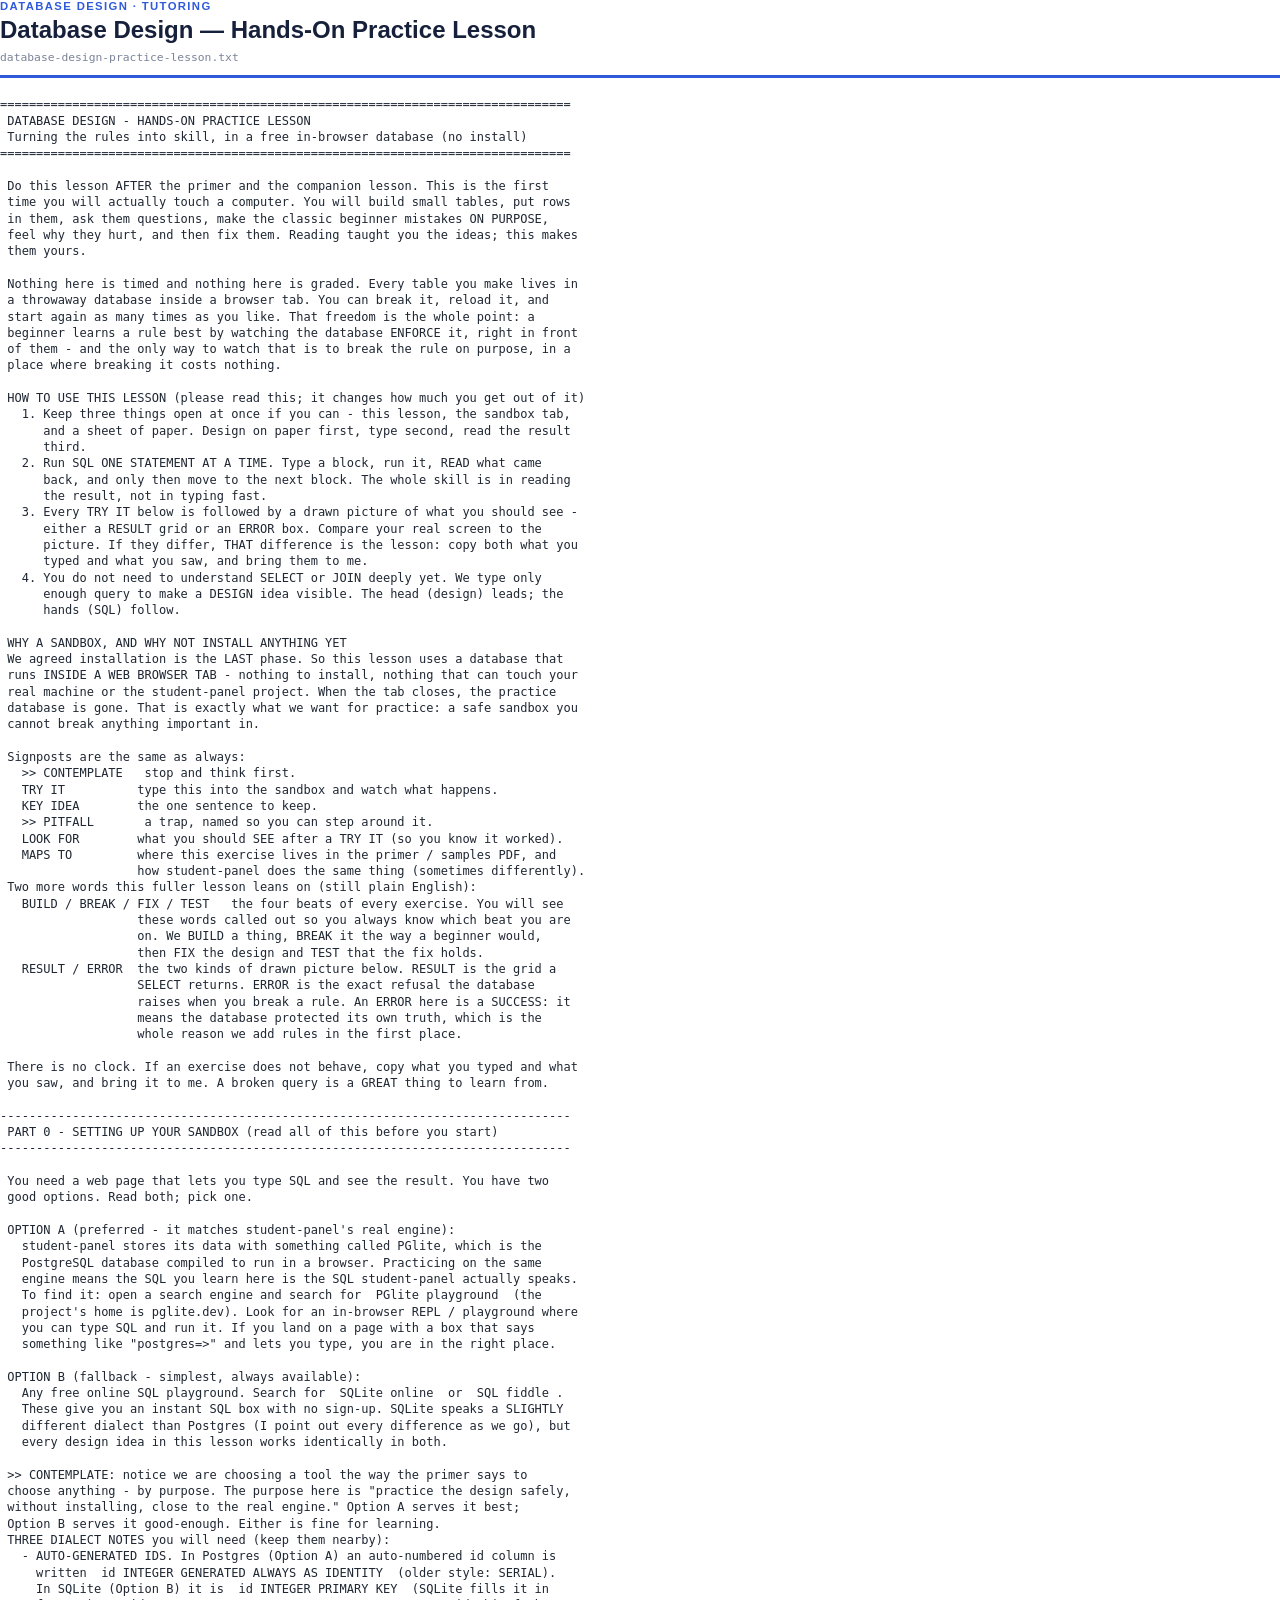
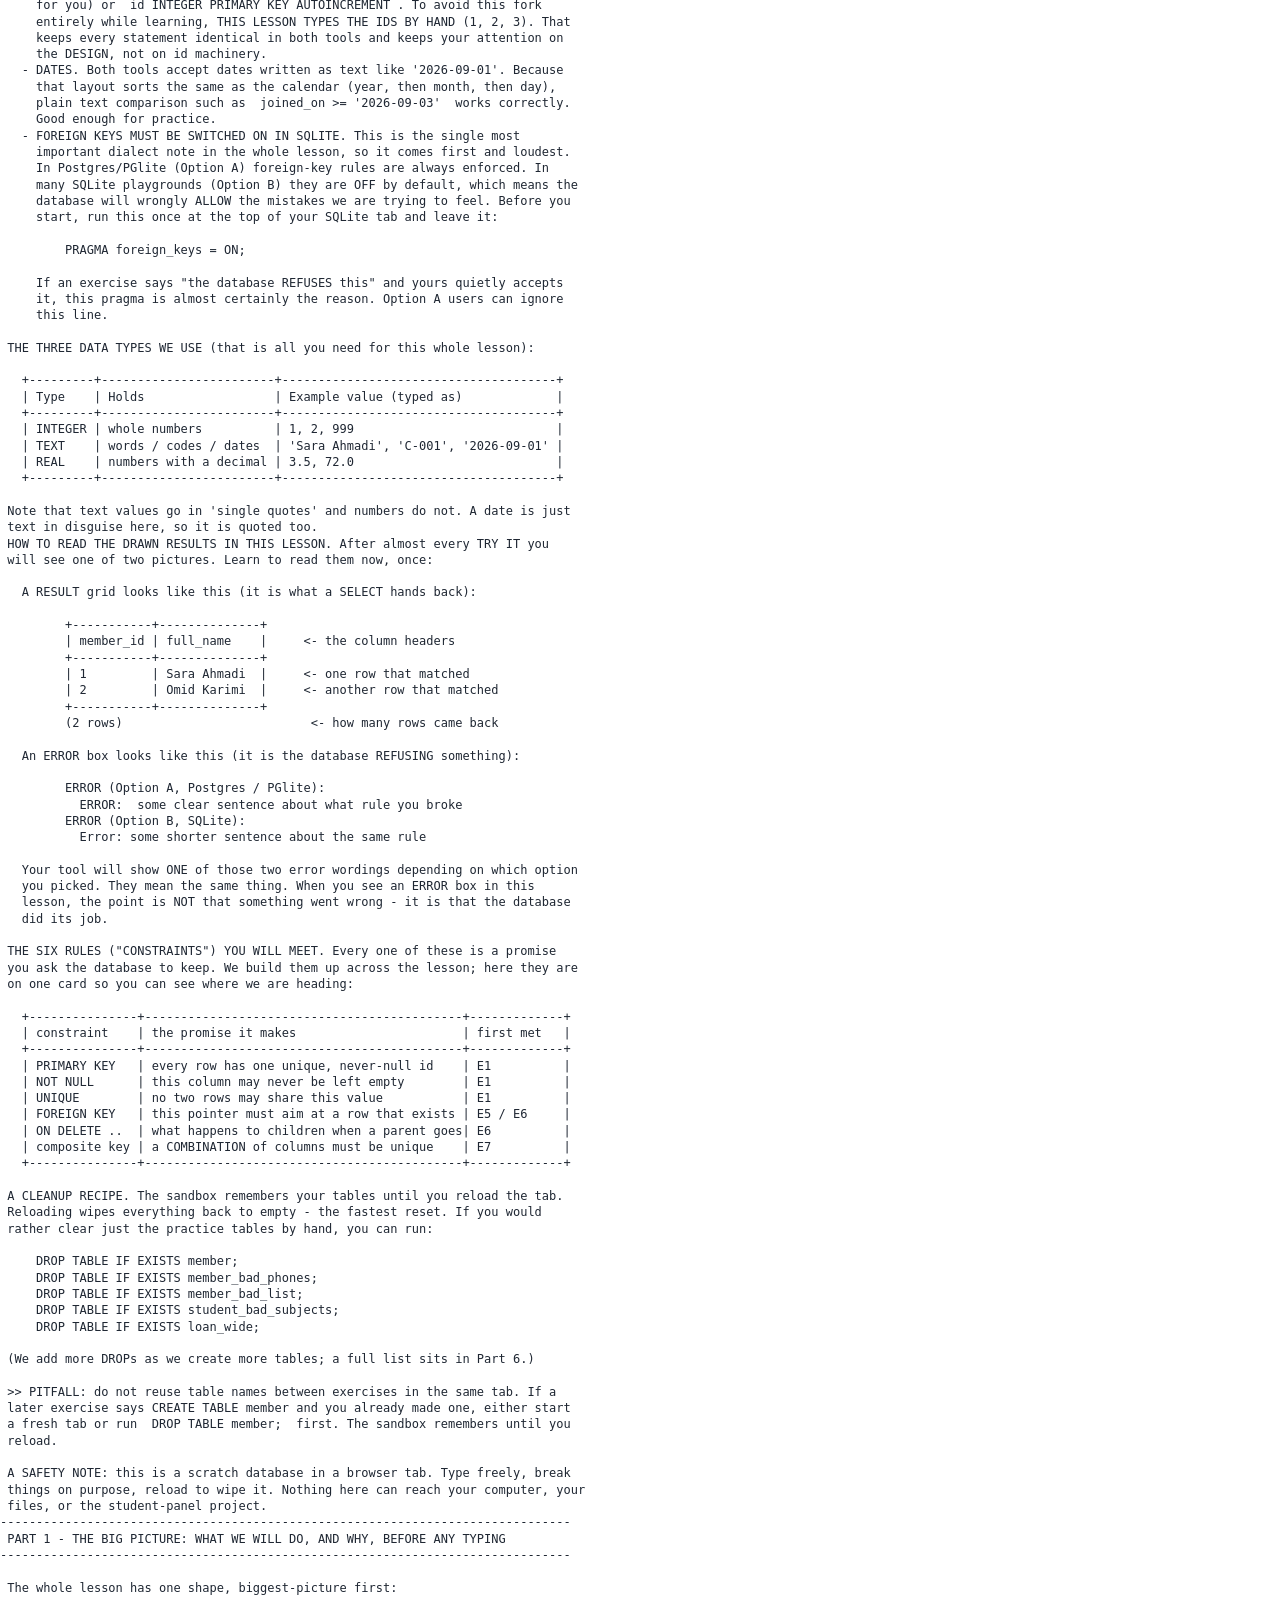
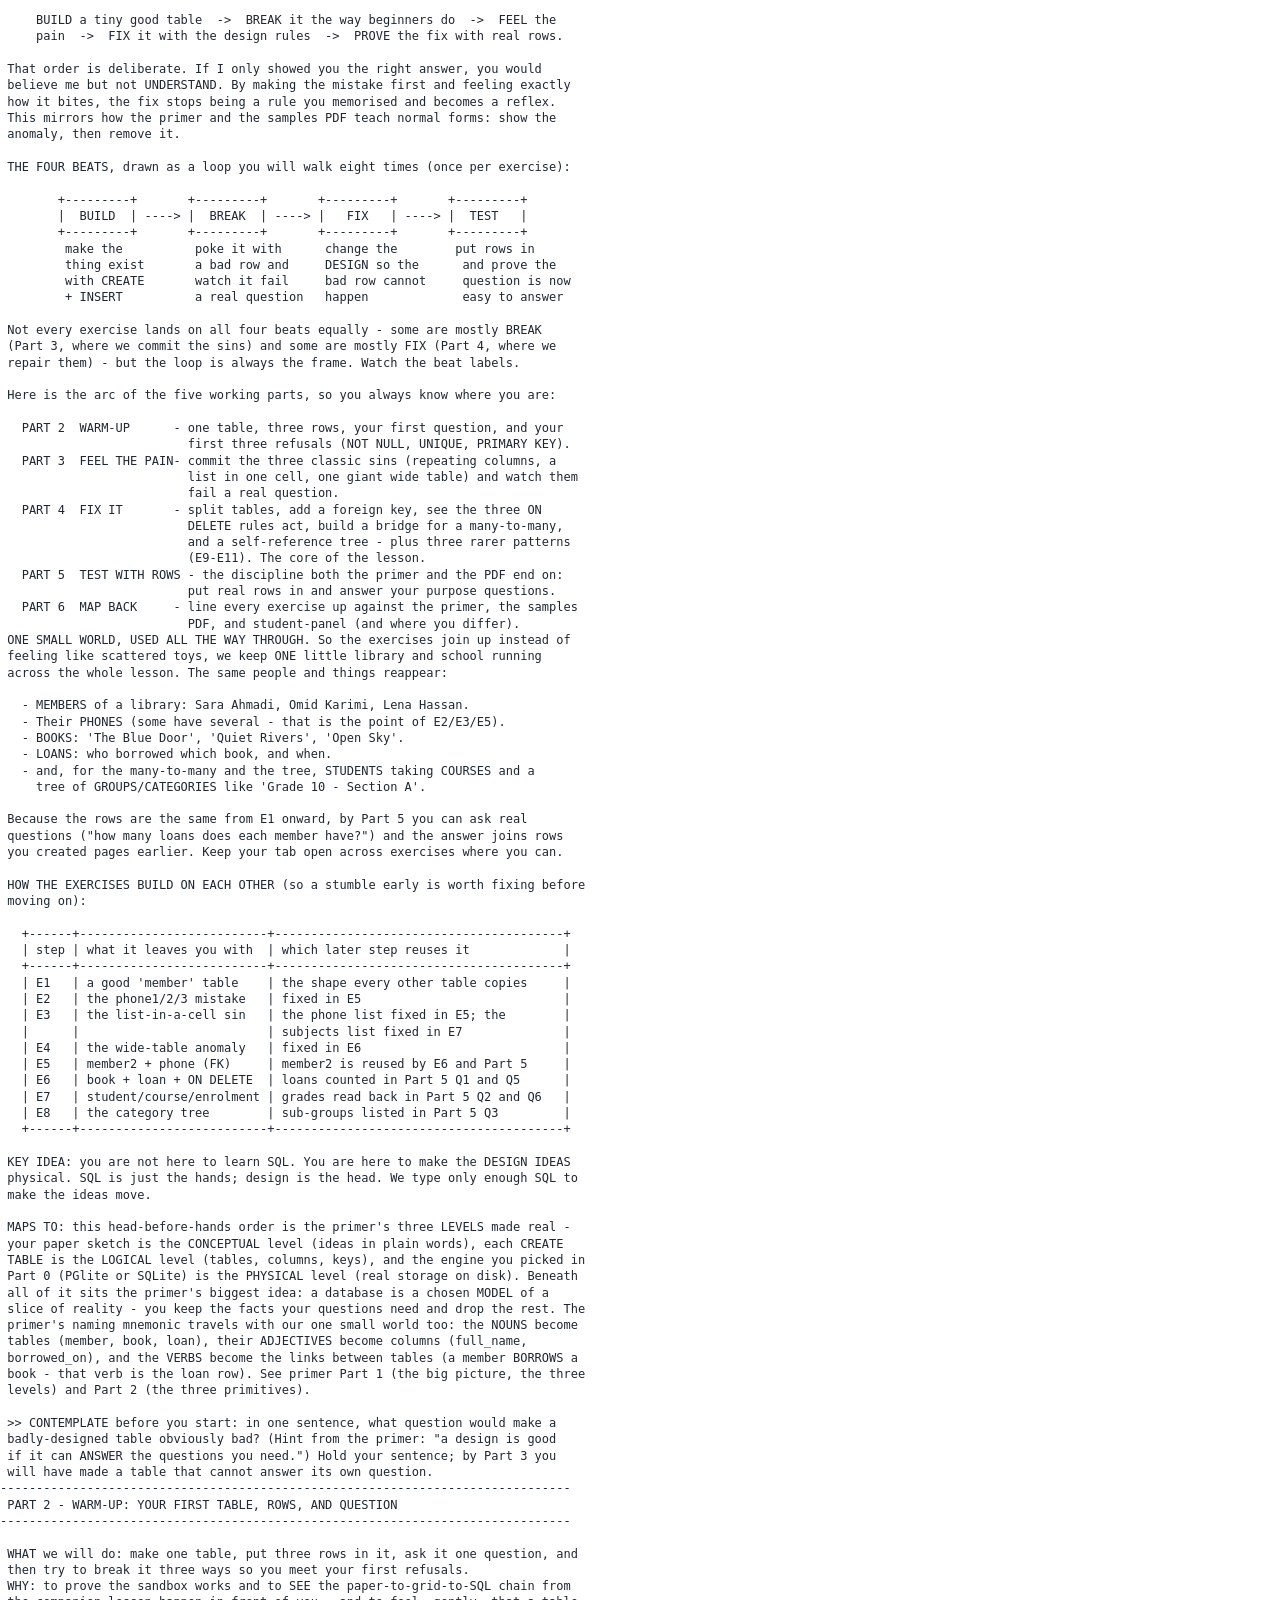
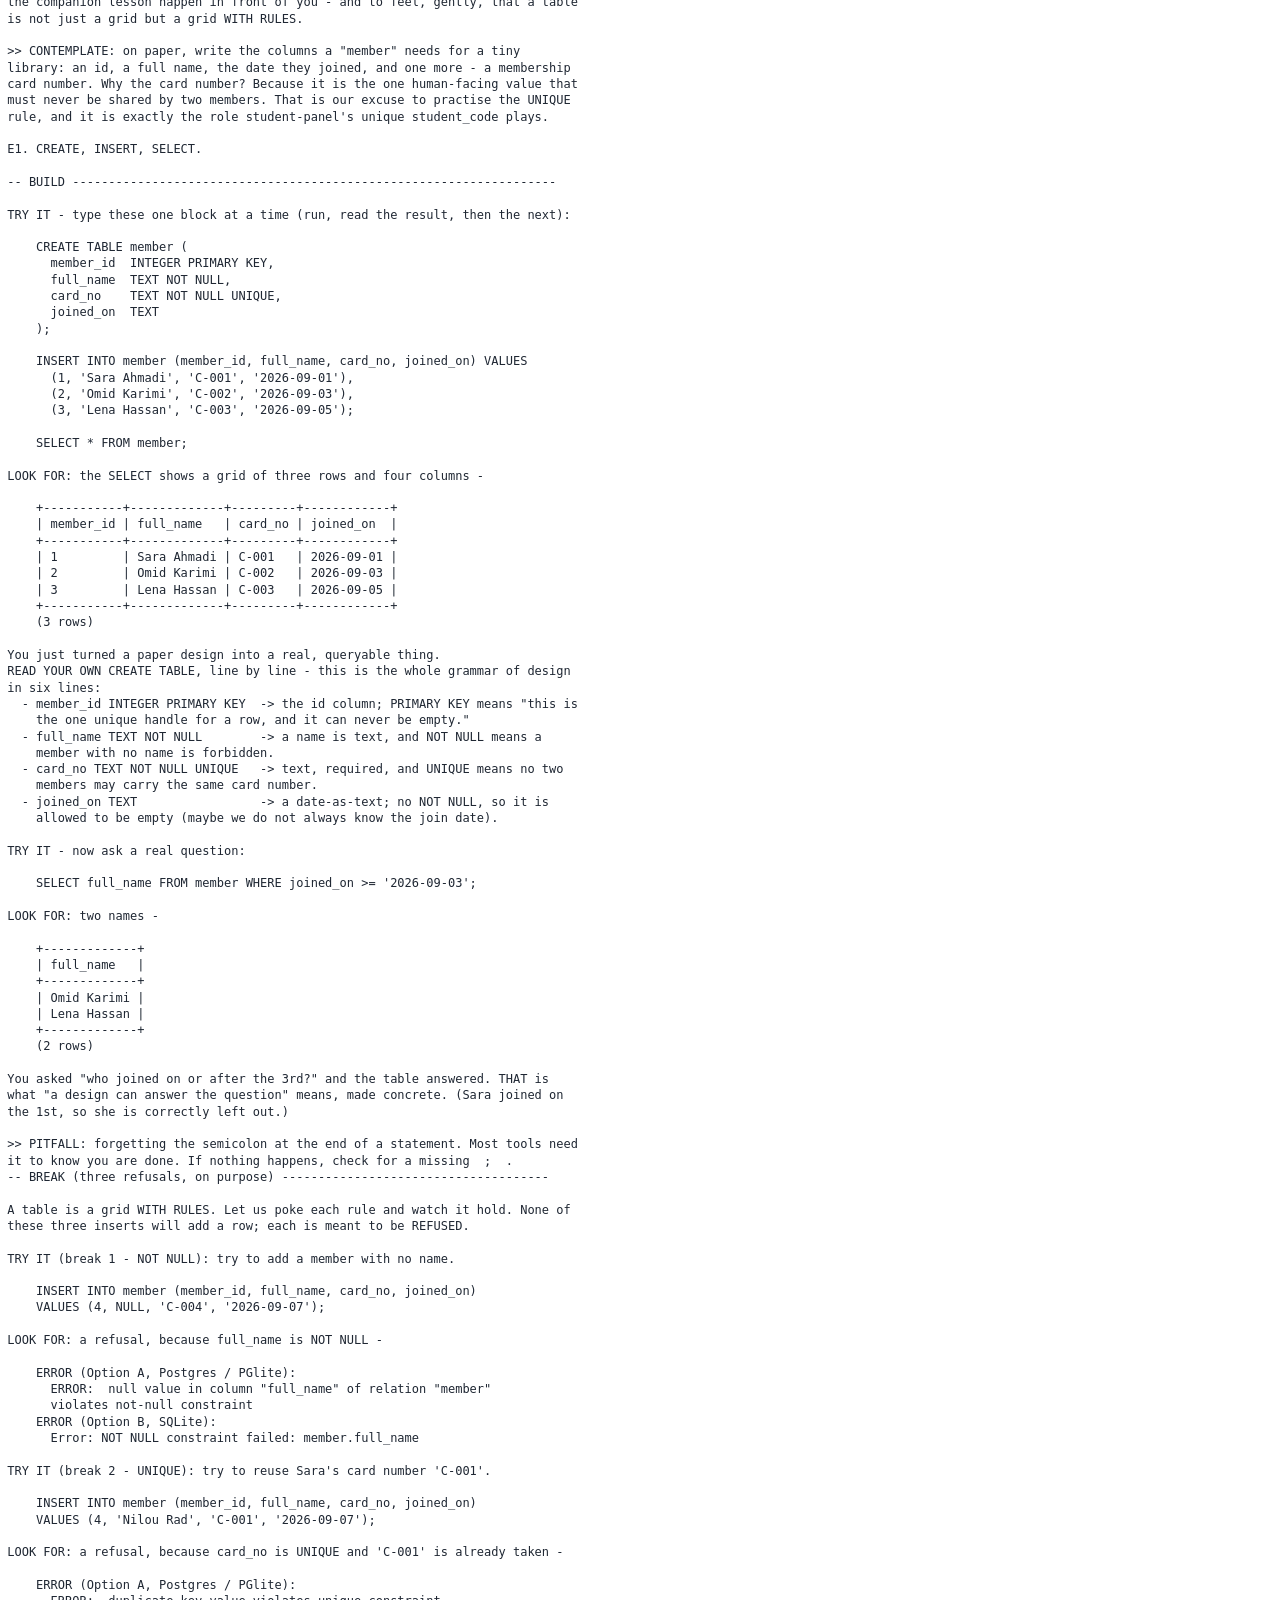
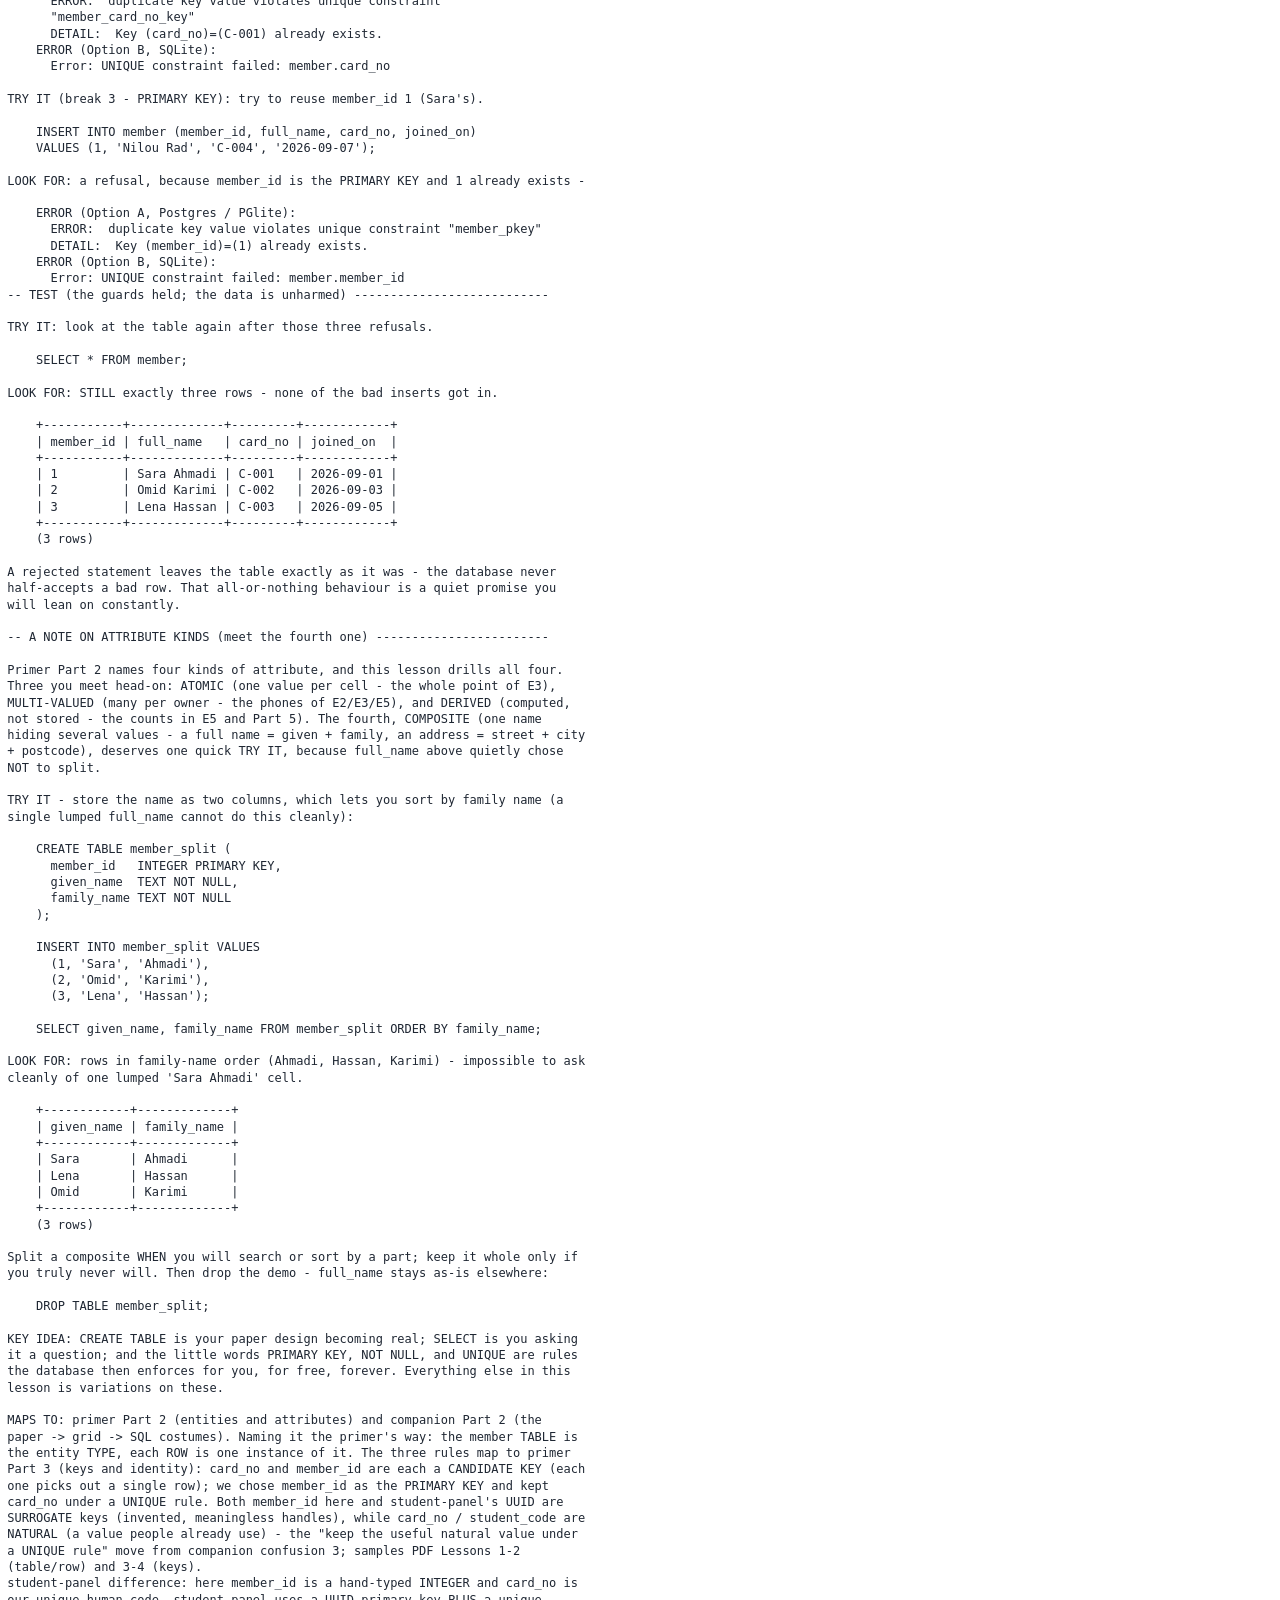
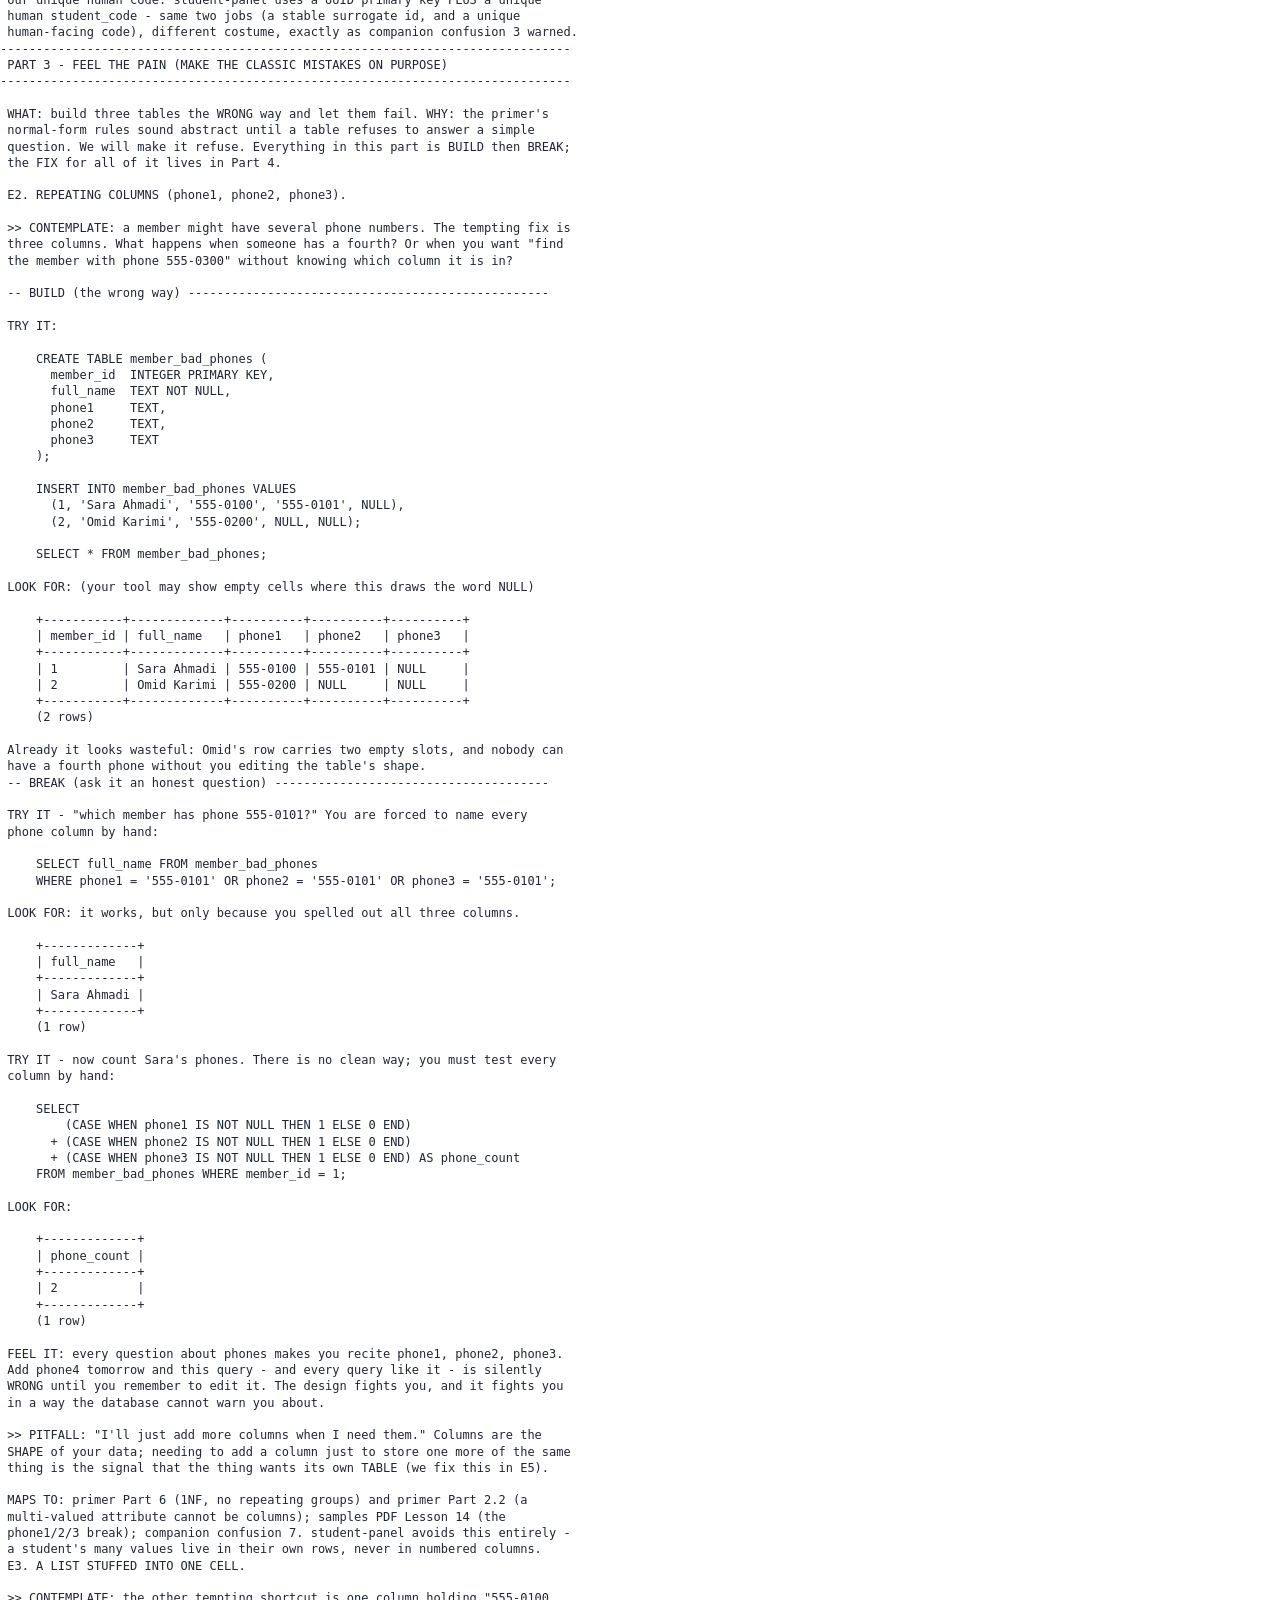
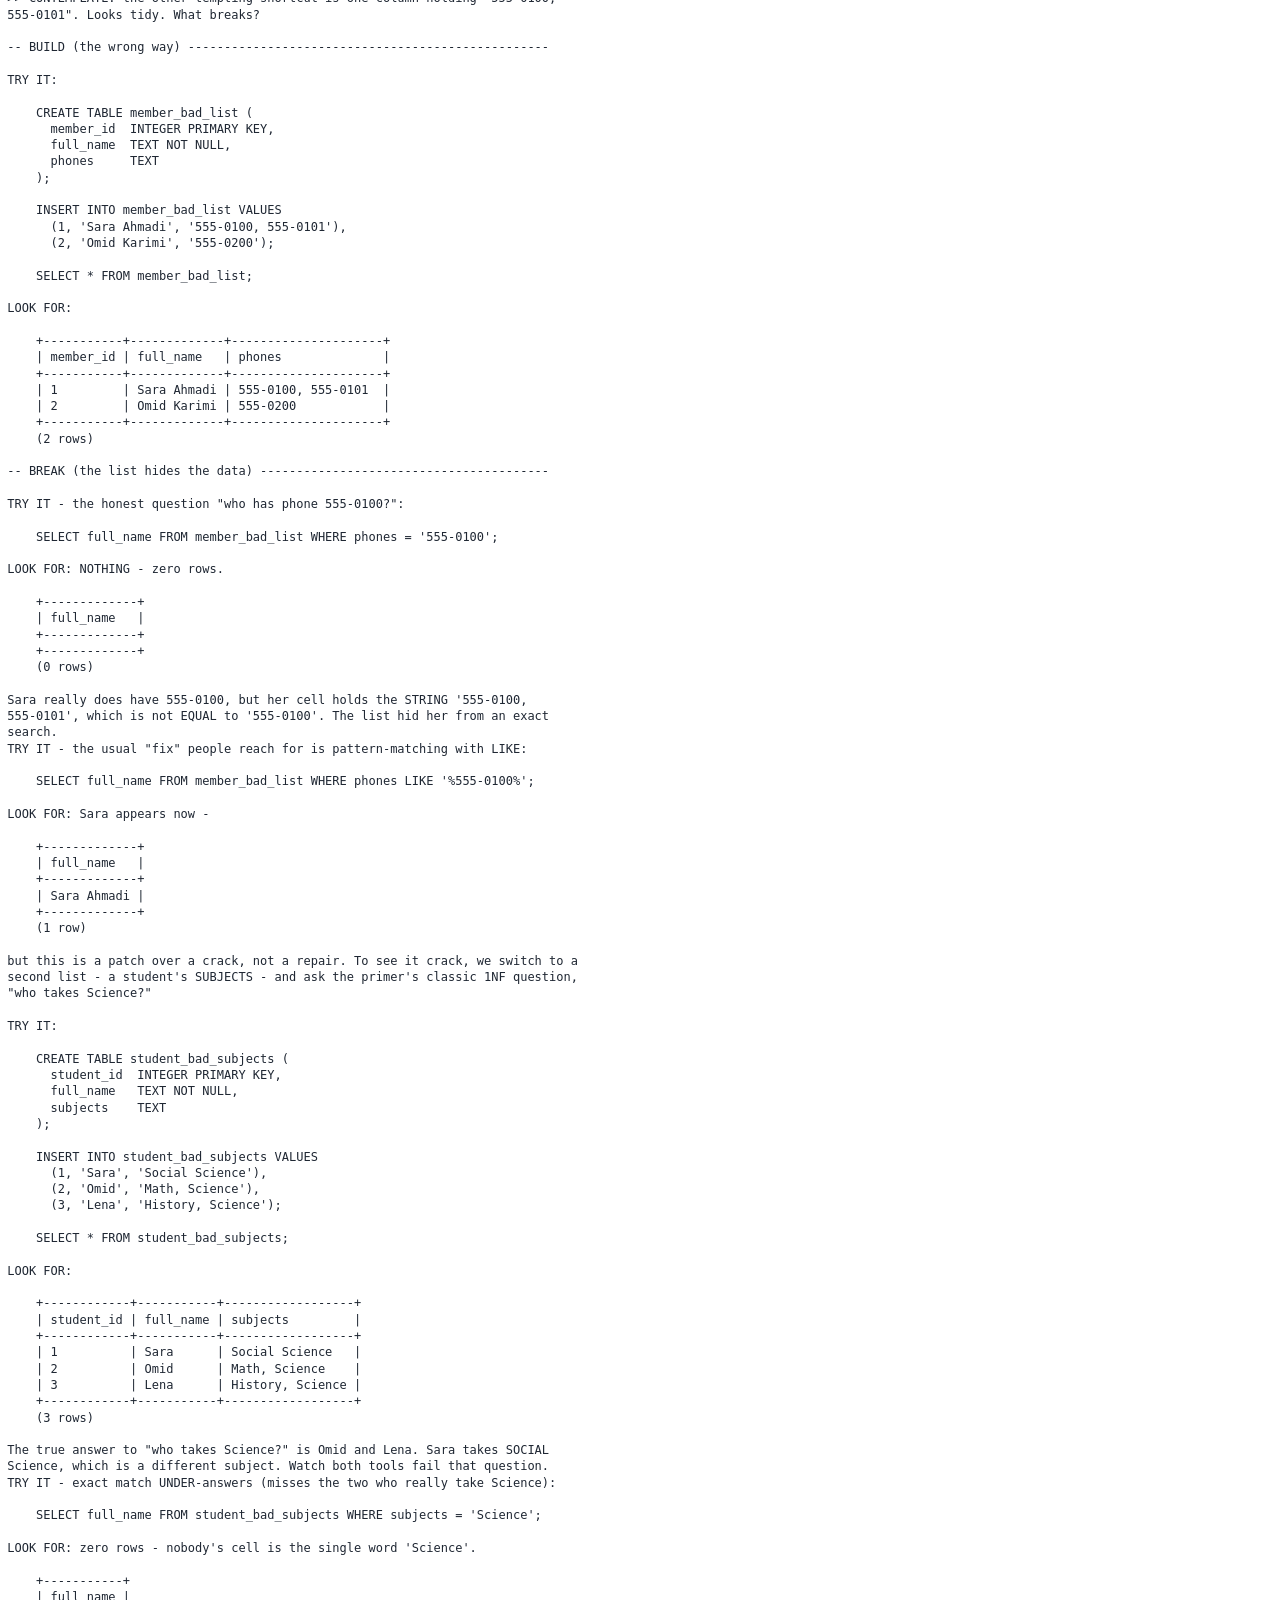
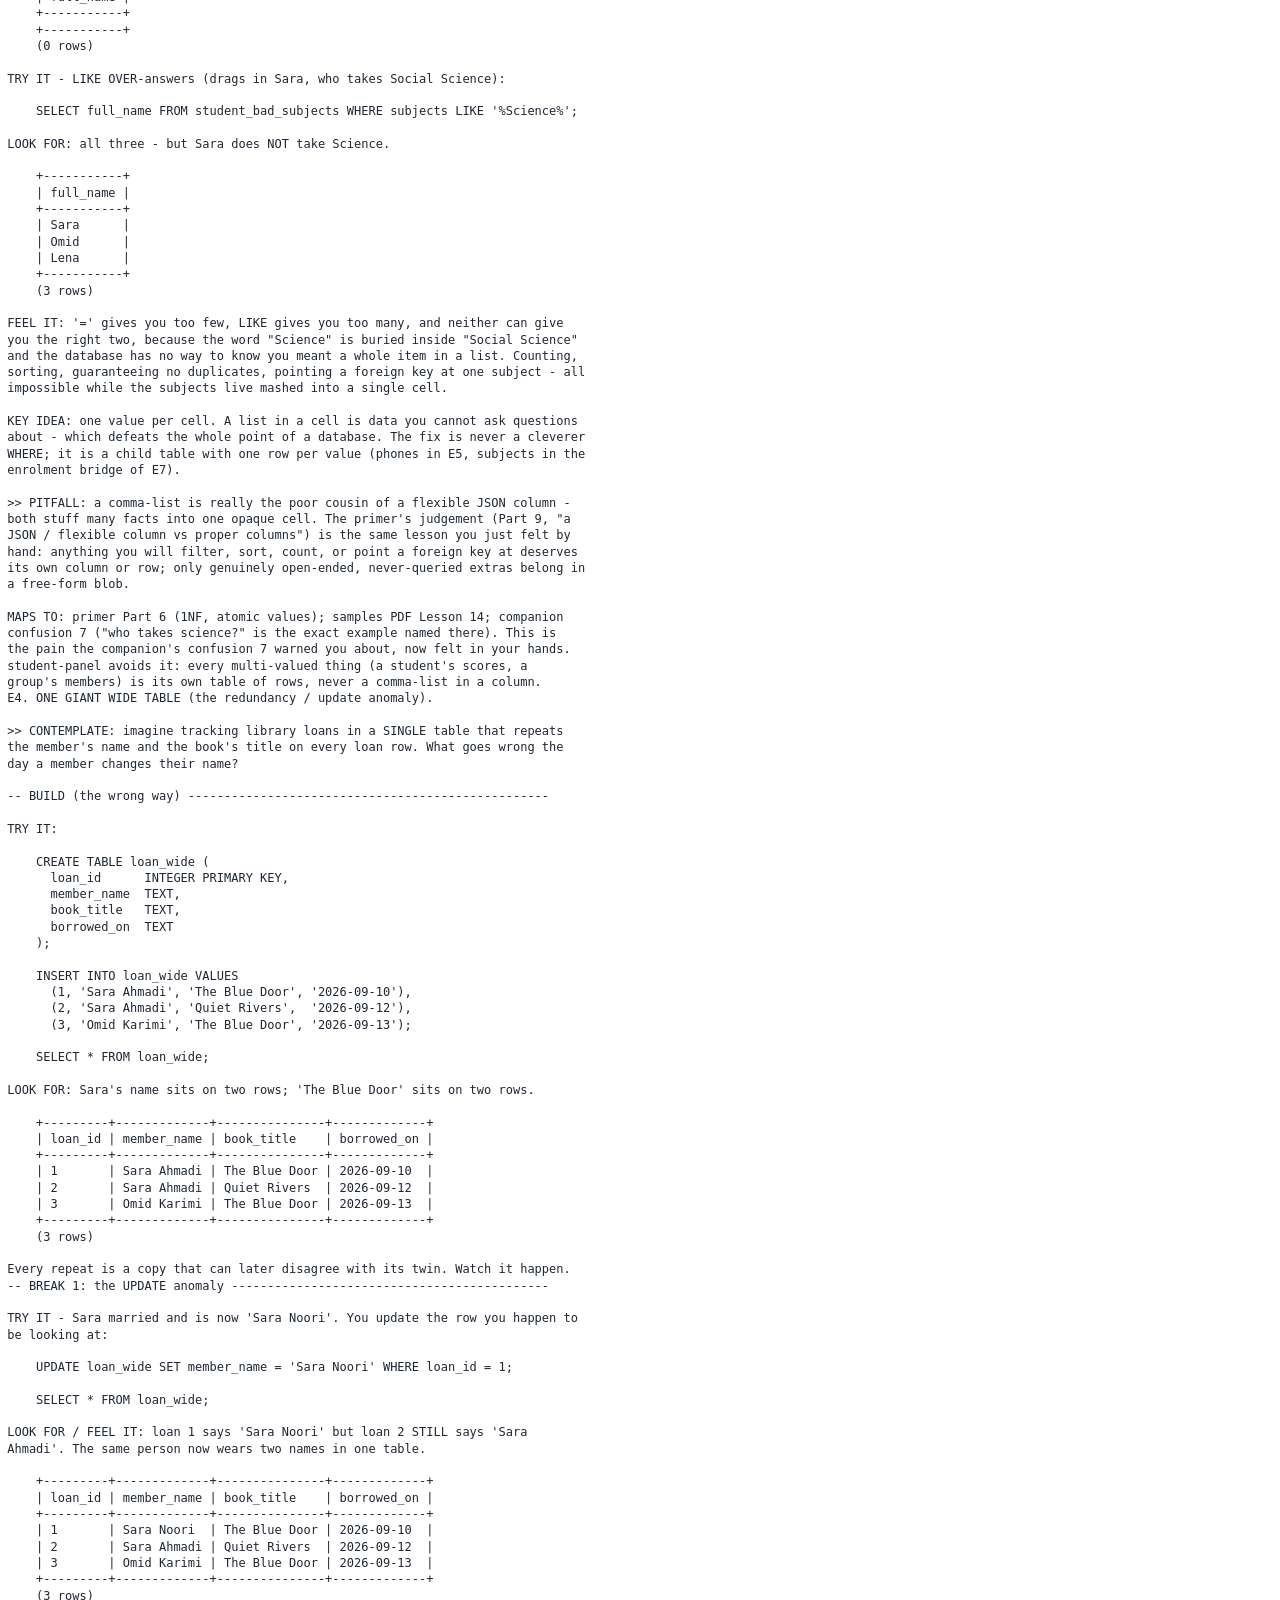
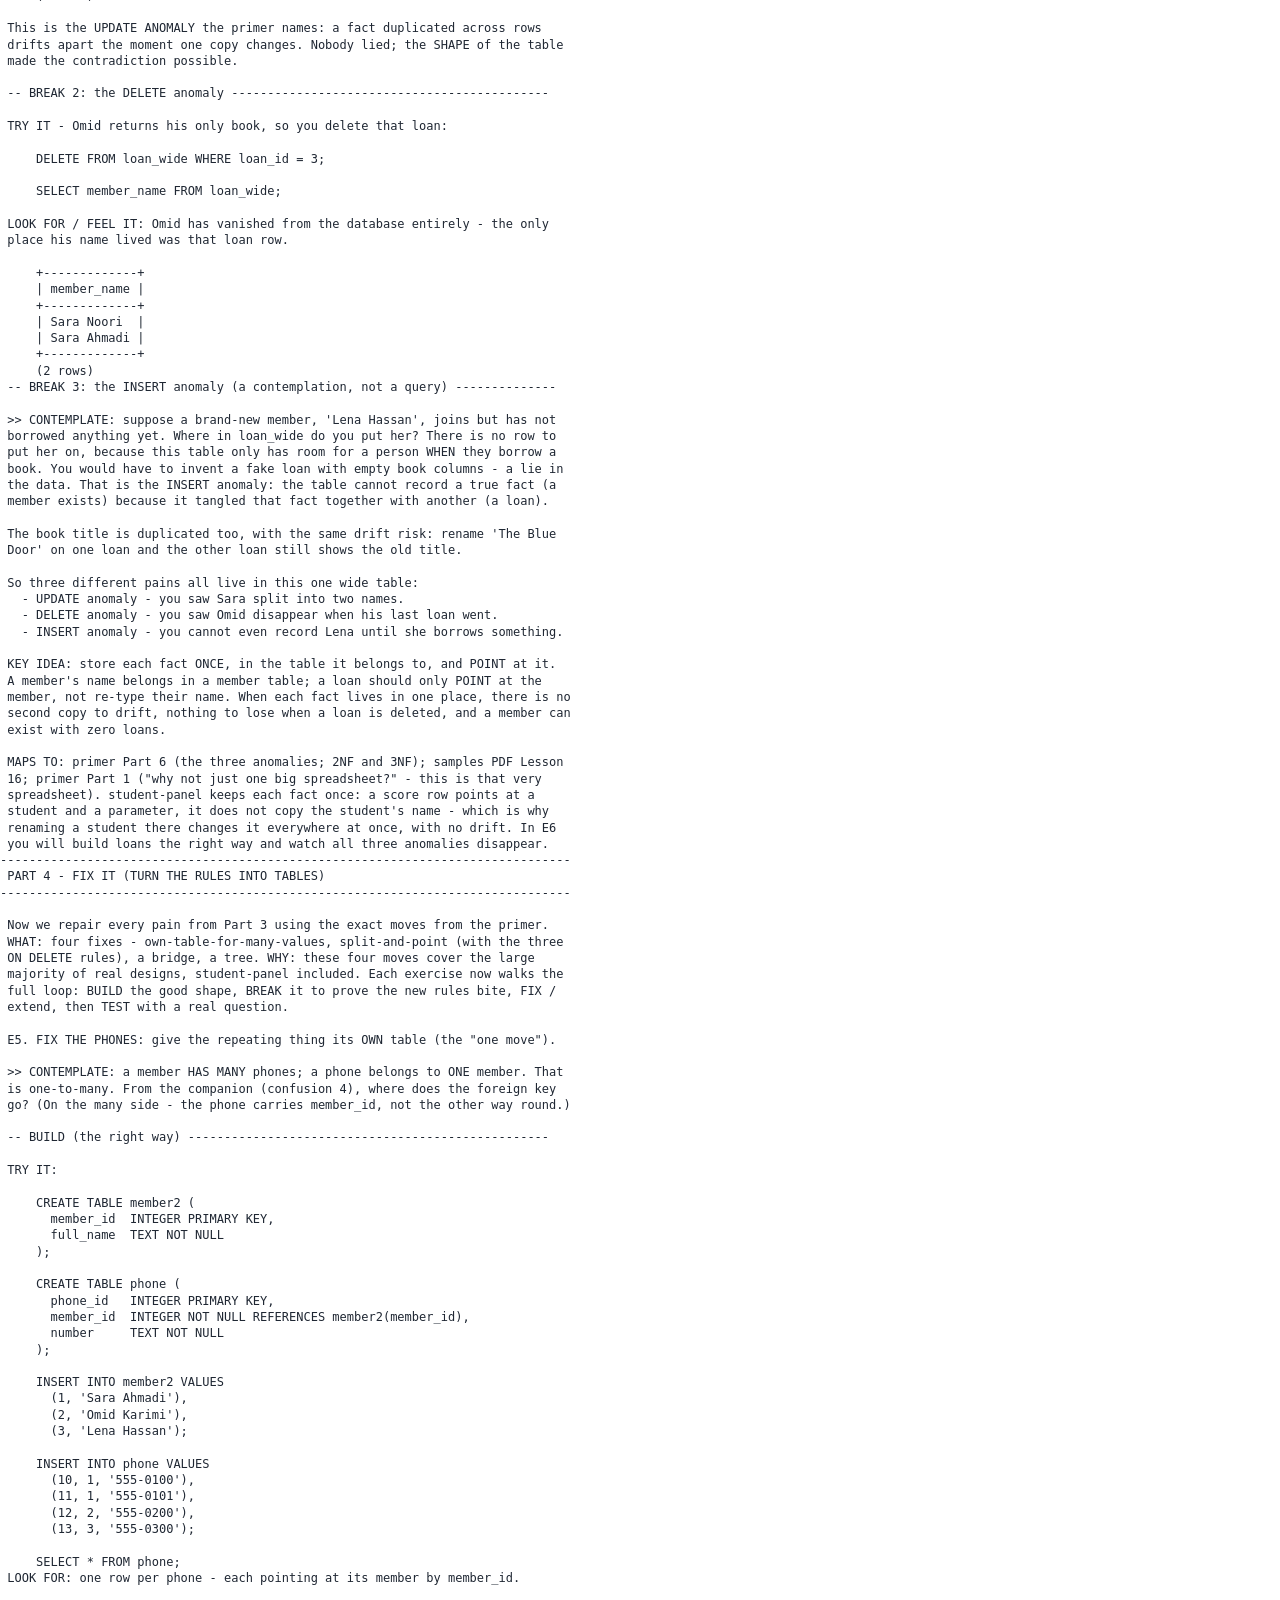
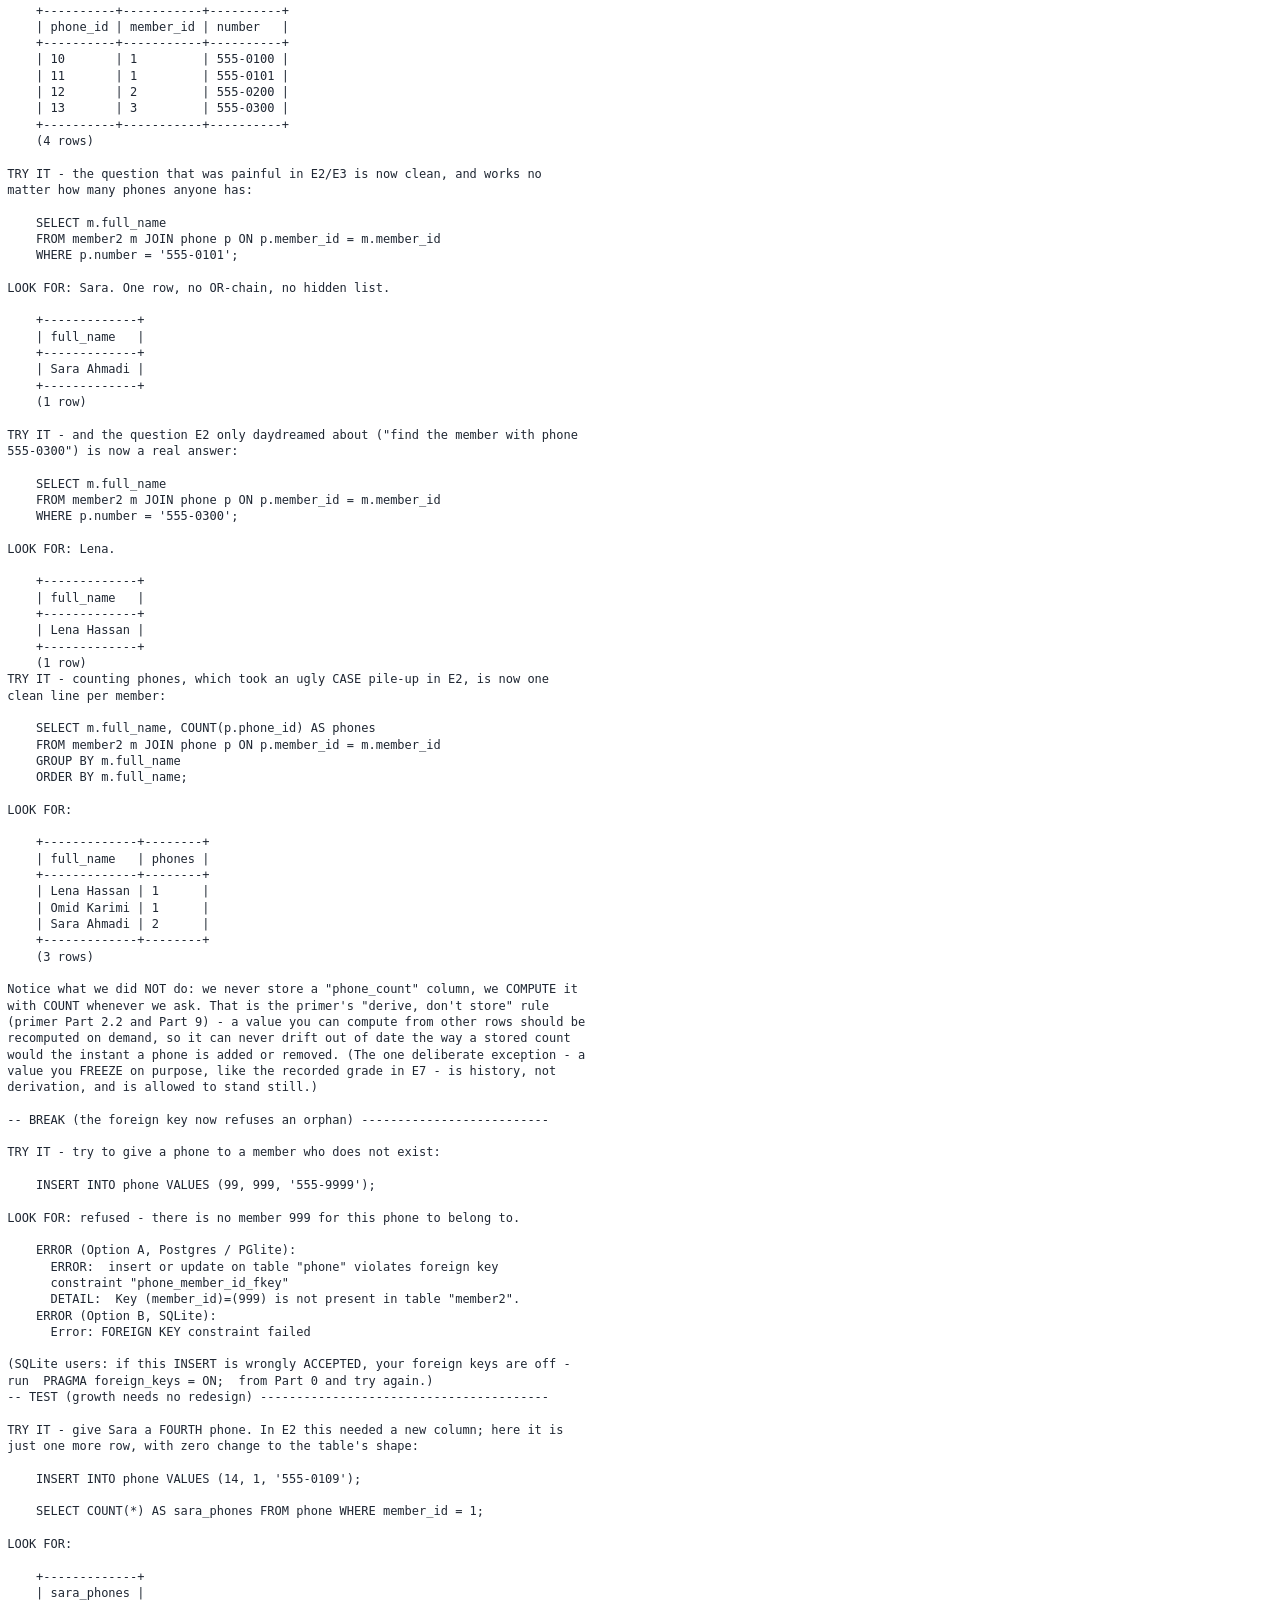
<file: student-panel/student-panel-tutoring/_pdf_build/database-design-practice-lesson.html>
<!doctype html>
<html lang="en"><head><meta charset="utf-8">
<title>Database Design — Hands-On Practice Lesson</title>
<style>
@page { size: A4; margin: 14mm 12mm 16mm; }

html { -webkit-print-color-adjust: exact; print-color-adjust: exact; }
body { margin: 0; color: #1b2230;
       font-family: "Helvetica Neue", Arial, "DejaVu Sans", sans-serif; }
.titlecard { border-bottom: 3px solid #2f5bdb; margin: 0 0 14pt;
             padding-bottom: 8pt; page-break-after: avoid; }
.titlecard .kicker { font-size: 8.5pt; letter-spacing: .12em; text-transform: uppercase;
             color: #2f5bdb; font-weight: 700; }
.titlecard h1 { font-size: 18pt; margin: 3pt 0 0; color: #16203a; line-height: 1.2; }
.titlecard .file { font-size: 8.5pt; color: #7a8398;
             font-family: "DejaVu Sans Mono", monospace; margin-top: 4pt; }
pre.ascii {
  font-family: "DejaVu Sans Mono", "Courier New", monospace;
  font-size: 9pt; line-height: 1.36; color: #1f2733;
  white-space: pre; margin: 0; tab-size: 4;
}

</style></head>
<body><div class="titlecard"><div class="kicker">Database Design · Tutoring</div><h1>Database Design — Hands-On Practice Lesson</h1><div class="file">database-design-practice-lesson.txt</div></div><pre class="ascii">===============================================================================
 DATABASE DESIGN - HANDS-ON PRACTICE LESSON
 Turning the rules into skill, in a free in-browser database (no install)
===============================================================================

 Do this lesson AFTER the primer and the companion lesson. This is the first
 time you will actually touch a computer. You will build small tables, put rows
 in them, ask them questions, make the classic beginner mistakes ON PURPOSE,
 feel why they hurt, and then fix them. Reading taught you the ideas; this makes
 them yours.

 Nothing here is timed and nothing here is graded. Every table you make lives in
 a throwaway database inside a browser tab. You can break it, reload it, and
 start again as many times as you like. That freedom is the whole point: a
 beginner learns a rule best by watching the database ENFORCE it, right in front
 of them - and the only way to watch that is to break the rule on purpose, in a
 place where breaking it costs nothing.

 HOW TO USE THIS LESSON (please read this; it changes how much you get out of it)
   1. Keep three things open at once if you can - this lesson, the sandbox tab,
      and a sheet of paper. Design on paper first, type second, read the result
      third.
   2. Run SQL ONE STATEMENT AT A TIME. Type a block, run it, READ what came
      back, and only then move to the next block. The whole skill is in reading
      the result, not in typing fast.
   3. Every TRY IT below is followed by a drawn picture of what you should see -
      either a RESULT grid or an ERROR box. Compare your real screen to the
      picture. If they differ, THAT difference is the lesson: copy both what you
      typed and what you saw, and bring them to me.
   4. You do not need to understand SELECT or JOIN deeply yet. We type only
      enough query to make a DESIGN idea visible. The head (design) leads; the
      hands (SQL) follow.

 WHY A SANDBOX, AND WHY NOT INSTALL ANYTHING YET
 We agreed installation is the LAST phase. So this lesson uses a database that
 runs INSIDE A WEB BROWSER TAB - nothing to install, nothing that can touch your
 real machine or the student-panel project. When the tab closes, the practice
 database is gone. That is exactly what we want for practice: a safe sandbox you
 cannot break anything important in.

 Signposts are the same as always:
   &gt;&gt; CONTEMPLATE   stop and think first.
   TRY IT          type this into the sandbox and watch what happens.
   KEY IDEA        the one sentence to keep.
   &gt;&gt; PITFALL       a trap, named so you can step around it.
   LOOK FOR        what you should SEE after a TRY IT (so you know it worked).
   MAPS TO         where this exercise lives in the primer / samples PDF, and
                   how student-panel does the same thing (sometimes differently).
 Two more words this fuller lesson leans on (still plain English):
   BUILD / BREAK / FIX / TEST   the four beats of every exercise. You will see
                   these words called out so you always know which beat you are
                   on. We BUILD a thing, BREAK it the way a beginner would,
                   then FIX the design and TEST that the fix holds.
   RESULT / ERROR  the two kinds of drawn picture below. RESULT is the grid a
                   SELECT returns. ERROR is the exact refusal the database
                   raises when you break a rule. An ERROR here is a SUCCESS: it
                   means the database protected its own truth, which is the
                   whole reason we add rules in the first place.

 There is no clock. If an exercise does not behave, copy what you typed and what
 you saw, and bring it to me. A broken query is a GREAT thing to learn from.

-------------------------------------------------------------------------------
 PART 0 - SETTING UP YOUR SANDBOX (read all of this before you start)
-------------------------------------------------------------------------------

 You need a web page that lets you type SQL and see the result. You have two
 good options. Read both; pick one.

 OPTION A (preferred - it matches student-panel&#x27;s real engine):
   student-panel stores its data with something called PGlite, which is the
   PostgreSQL database compiled to run in a browser. Practicing on the same
   engine means the SQL you learn here is the SQL student-panel actually speaks.
   To find it: open a search engine and search for  PGlite playground  (the
   project&#x27;s home is pglite.dev). Look for an in-browser REPL / playground where
   you can type SQL and run it. If you land on a page with a box that says
   something like &quot;postgres=&gt;&quot; and lets you type, you are in the right place.

 OPTION B (fallback - simplest, always available):
   Any free online SQL playground. Search for  SQLite online  or  SQL fiddle .
   These give you an instant SQL box with no sign-up. SQLite speaks a SLIGHTLY
   different dialect than Postgres (I point out every difference as we go), but
   every design idea in this lesson works identically in both.

 &gt;&gt; CONTEMPLATE: notice we are choosing a tool the way the primer says to
 choose anything - by purpose. The purpose here is &quot;practice the design safely,
 without installing, close to the real engine.&quot; Option A serves it best;
 Option B serves it good-enough. Either is fine for learning.
 THREE DIALECT NOTES you will need (keep them nearby):
   - AUTO-GENERATED IDS. In Postgres (Option A) an auto-numbered id column is
     written  id INTEGER GENERATED ALWAYS AS IDENTITY  (older style: SERIAL).
     In SQLite (Option B) it is  id INTEGER PRIMARY KEY  (SQLite fills it in
     for you) or  id INTEGER PRIMARY KEY AUTOINCREMENT . To avoid this fork
     entirely while learning, THIS LESSON TYPES THE IDS BY HAND (1, 2, 3). That
     keeps every statement identical in both tools and keeps your attention on
     the DESIGN, not on id machinery.
   - DATES. Both tools accept dates written as text like &#x27;2026-09-01&#x27;. Because
     that layout sorts the same as the calendar (year, then month, then day),
     plain text comparison such as  joined_on &gt;= &#x27;2026-09-03&#x27;  works correctly.
     Good enough for practice.
   - FOREIGN KEYS MUST BE SWITCHED ON IN SQLITE. This is the single most
     important dialect note in the whole lesson, so it comes first and loudest.
     In Postgres/PGlite (Option A) foreign-key rules are always enforced. In
     many SQLite playgrounds (Option B) they are OFF by default, which means the
     database will wrongly ALLOW the mistakes we are trying to feel. Before you
     start, run this once at the top of your SQLite tab and leave it:

         PRAGMA foreign_keys = ON;

     If an exercise says &quot;the database REFUSES this&quot; and yours quietly accepts
     it, this pragma is almost certainly the reason. Option A users can ignore
     this line.

 THE THREE DATA TYPES WE USE (that is all you need for this whole lesson):

   +---------+------------------------+--------------------------------------+
   | Type    | Holds                  | Example value (typed as)             |
   +---------+------------------------+--------------------------------------+
   | INTEGER | whole numbers          | 1, 2, 999                            |
   | TEXT    | words / codes / dates  | &#x27;Sara Ahmadi&#x27;, &#x27;C-001&#x27;, &#x27;2026-09-01&#x27; |
   | REAL    | numbers with a decimal | 3.5, 72.0                            |
   +---------+------------------------+--------------------------------------+

 Note that text values go in &#x27;single quotes&#x27; and numbers do not. A date is just
 text in disguise here, so it is quoted too.
 HOW TO READ THE DRAWN RESULTS IN THIS LESSON. After almost every TRY IT you
 will see one of two pictures. Learn to read them now, once:

   A RESULT grid looks like this (it is what a SELECT hands back):

         +-----------+--------------+
         | member_id | full_name    |     &lt;- the column headers
         +-----------+--------------+
         | 1         | Sara Ahmadi  |     &lt;- one row that matched
         | 2         | Omid Karimi  |     &lt;- another row that matched
         +-----------+--------------+
         (2 rows)                          &lt;- how many rows came back

   An ERROR box looks like this (it is the database REFUSING something):

         ERROR (Option A, Postgres / PGlite):
           ERROR:  some clear sentence about what rule you broke
         ERROR (Option B, SQLite):
           Error: some shorter sentence about the same rule

   Your tool will show ONE of those two error wordings depending on which option
   you picked. They mean the same thing. When you see an ERROR box in this
   lesson, the point is NOT that something went wrong - it is that the database
   did its job.

 THE SIX RULES (&quot;CONSTRAINTS&quot;) YOU WILL MEET. Every one of these is a promise
 you ask the database to keep. We build them up across the lesson; here they are
 on one card so you can see where we are heading:

   +---------------+--------------------------------------------+-------------+
   | constraint    | the promise it makes                       | first met   |
   +---------------+--------------------------------------------+-------------+
   | PRIMARY KEY   | every row has one unique, never-null id    | E1          |
   | NOT NULL      | this column may never be left empty        | E1          |
   | UNIQUE        | no two rows may share this value           | E1          |
   | FOREIGN KEY   | this pointer must aim at a row that exists | E5 / E6     |
   | ON DELETE ..  | what happens to children when a parent goes| E6          |
   | composite key | a COMBINATION of columns must be unique    | E7          |
   +---------------+--------------------------------------------+-------------+

 A CLEANUP RECIPE. The sandbox remembers your tables until you reload the tab.
 Reloading wipes everything back to empty - the fastest reset. If you would
 rather clear just the practice tables by hand, you can run:

     DROP TABLE IF EXISTS member;
     DROP TABLE IF EXISTS member_bad_phones;
     DROP TABLE IF EXISTS member_bad_list;
     DROP TABLE IF EXISTS student_bad_subjects;
     DROP TABLE IF EXISTS loan_wide;

 (We add more DROPs as we create more tables; a full list sits in Part 6.)

 &gt;&gt; PITFALL: do not reuse table names between exercises in the same tab. If a
 later exercise says CREATE TABLE member and you already made one, either start
 a fresh tab or run  DROP TABLE member;  first. The sandbox remembers until you
 reload.

 A SAFETY NOTE: this is a scratch database in a browser tab. Type freely, break
 things on purpose, reload to wipe it. Nothing here can reach your computer, your
 files, or the student-panel project.
-------------------------------------------------------------------------------
 PART 1 - THE BIG PICTURE: WHAT WE WILL DO, AND WHY, BEFORE ANY TYPING
-------------------------------------------------------------------------------

 The whole lesson has one shape, biggest-picture first:

     BUILD a tiny good table  -&gt;  BREAK it the way beginners do  -&gt;  FEEL the
     pain  -&gt;  FIX it with the design rules  -&gt;  PROVE the fix with real rows.

 That order is deliberate. If I only showed you the right answer, you would
 believe me but not UNDERSTAND. By making the mistake first and feeling exactly
 how it bites, the fix stops being a rule you memorised and becomes a reflex.
 This mirrors how the primer and the samples PDF teach normal forms: show the
 anomaly, then remove it.

 THE FOUR BEATS, drawn as a loop you will walk eight times (once per exercise):

        +---------+       +---------+       +---------+       +---------+
        |  BUILD  | ----&gt; |  BREAK  | ----&gt; |   FIX   | ----&gt; |  TEST   |
        +---------+       +---------+       +---------+       +---------+
         make the          poke it with      change the        put rows in
         thing exist       a bad row and     DESIGN so the      and prove the
         with CREATE       watch it fail     bad row cannot     question is now
         + INSERT          a real question   happen             easy to answer

 Not every exercise lands on all four beats equally - some are mostly BREAK
 (Part 3, where we commit the sins) and some are mostly FIX (Part 4, where we
 repair them) - but the loop is always the frame. Watch the beat labels.

 Here is the arc of the five working parts, so you always know where you are:

   PART 2  WARM-UP      - one table, three rows, your first question, and your
                          first three refusals (NOT NULL, UNIQUE, PRIMARY KEY).
   PART 3  FEEL THE PAIN- commit the three classic sins (repeating columns, a
                          list in one cell, one giant wide table) and watch them
                          fail a real question.
   PART 4  FIX IT       - split tables, add a foreign key, see the three ON
                          DELETE rules act, build a bridge for a many-to-many,
                          and a self-reference tree - plus three rarer patterns
                          (E9-E11). The core of the lesson.
   PART 5  TEST WITH ROWS - the discipline both the primer and the PDF end on:
                          put real rows in and answer your purpose questions.
   PART 6  MAP BACK     - line every exercise up against the primer, the samples
                          PDF, and student-panel (and where you differ).
 ONE SMALL WORLD, USED ALL THE WAY THROUGH. So the exercises join up instead of
 feeling like scattered toys, we keep ONE little library and school running
 across the whole lesson. The same people and things reappear:

   - MEMBERS of a library: Sara Ahmadi, Omid Karimi, Lena Hassan.
   - Their PHONES (some have several - that is the point of E2/E3/E5).
   - BOOKS: &#x27;The Blue Door&#x27;, &#x27;Quiet Rivers&#x27;, &#x27;Open Sky&#x27;.
   - LOANS: who borrowed which book, and when.
   - and, for the many-to-many and the tree, STUDENTS taking COURSES and a
     tree of GROUPS/CATEGORIES like &#x27;Grade 10 - Section A&#x27;.

 Because the rows are the same from E1 onward, by Part 5 you can ask real
 questions (&quot;how many loans does each member have?&quot;) and the answer joins rows
 you created pages earlier. Keep your tab open across exercises where you can.

 HOW THE EXERCISES BUILD ON EACH OTHER (so a stumble early is worth fixing before
 moving on):

   +------+--------------------------+----------------------------------------+
   | step | what it leaves you with  | which later step reuses it             |
   +------+--------------------------+----------------------------------------+
   | E1   | a good &#x27;member&#x27; table    | the shape every other table copies     |
   | E2   | the phone1/2/3 mistake   | fixed in E5                            |
   | E3   | the list-in-a-cell sin   | the phone list fixed in E5; the        |
   |      |                          | subjects list fixed in E7              |
   | E4   | the wide-table anomaly   | fixed in E6                            |
   | E5   | member2 + phone (FK)     | member2 is reused by E6 and Part 5     |
   | E6   | book + loan + ON DELETE  | loans counted in Part 5 Q1 and Q5      |
   | E7   | student/course/enrolment | grades read back in Part 5 Q2 and Q6   |
   | E8   | the category tree        | sub-groups listed in Part 5 Q3         |
   +------+--------------------------+----------------------------------------+

 KEY IDEA: you are not here to learn SQL. You are here to make the DESIGN IDEAS
 physical. SQL is just the hands; design is the head. We type only enough SQL to
 make the ideas move.

 MAPS TO: this head-before-hands order is the primer&#x27;s three LEVELS made real -
 your paper sketch is the CONCEPTUAL level (ideas in plain words), each CREATE
 TABLE is the LOGICAL level (tables, columns, keys), and the engine you picked in
 Part 0 (PGlite or SQLite) is the PHYSICAL level (real storage on disk). Beneath
 all of it sits the primer&#x27;s biggest idea: a database is a chosen MODEL of a
 slice of reality - you keep the facts your questions need and drop the rest. The
 primer&#x27;s naming mnemonic travels with our one small world too: the NOUNS become
 tables (member, book, loan), their ADJECTIVES become columns (full_name,
 borrowed_on), and the VERBS become the links between tables (a member BORROWS a
 book - that verb is the loan row). See primer Part 1 (the big picture, the three
 levels) and Part 2 (the three primitives).

 &gt;&gt; CONTEMPLATE before you start: in one sentence, what question would make a
 badly-designed table obviously bad? (Hint from the primer: &quot;a design is good
 if it can ANSWER the questions you need.&quot;) Hold your sentence; by Part 3 you
 will have made a table that cannot answer its own question.
-------------------------------------------------------------------------------
 PART 2 - WARM-UP: YOUR FIRST TABLE, ROWS, AND QUESTION
-------------------------------------------------------------------------------

 WHAT we will do: make one table, put three rows in it, ask it one question, and
 then try to break it three ways so you meet your first refusals.
 WHY: to prove the sandbox works and to SEE the paper-to-grid-to-SQL chain from
 the companion lesson happen in front of you - and to feel, gently, that a table
 is not just a grid but a grid WITH RULES.

 &gt;&gt; CONTEMPLATE: on paper, write the columns a &quot;member&quot; needs for a tiny
 library: an id, a full name, the date they joined, and one more - a membership
 card number. Why the card number? Because it is the one human-facing value that
 must never be shared by two members. That is our excuse to practise the UNIQUE
 rule, and it is exactly the role student-panel&#x27;s unique student_code plays.

 E1. CREATE, INSERT, SELECT.

 -- BUILD -------------------------------------------------------------------

 TRY IT - type these one block at a time (run, read the result, then the next):

     CREATE TABLE member (
       member_id  INTEGER PRIMARY KEY,
       full_name  TEXT NOT NULL,
       card_no    TEXT NOT NULL UNIQUE,
       joined_on  TEXT
     );

     INSERT INTO member (member_id, full_name, card_no, joined_on) VALUES
       (1, &#x27;Sara Ahmadi&#x27;, &#x27;C-001&#x27;, &#x27;2026-09-01&#x27;),
       (2, &#x27;Omid Karimi&#x27;, &#x27;C-002&#x27;, &#x27;2026-09-03&#x27;),
       (3, &#x27;Lena Hassan&#x27;, &#x27;C-003&#x27;, &#x27;2026-09-05&#x27;);

     SELECT * FROM member;

 LOOK FOR: the SELECT shows a grid of three rows and four columns -

     +-----------+-------------+---------+------------+
     | member_id | full_name   | card_no | joined_on  |
     +-----------+-------------+---------+------------+
     | 1         | Sara Ahmadi | C-001   | 2026-09-01 |
     | 2         | Omid Karimi | C-002   | 2026-09-03 |
     | 3         | Lena Hassan | C-003   | 2026-09-05 |
     +-----------+-------------+---------+------------+
     (3 rows)

 You just turned a paper design into a real, queryable thing.
 READ YOUR OWN CREATE TABLE, line by line - this is the whole grammar of design
 in six lines:
   - member_id INTEGER PRIMARY KEY  -&gt; the id column; PRIMARY KEY means &quot;this is
     the one unique handle for a row, and it can never be empty.&quot;
   - full_name TEXT NOT NULL        -&gt; a name is text, and NOT NULL means a
     member with no name is forbidden.
   - card_no TEXT NOT NULL UNIQUE   -&gt; text, required, and UNIQUE means no two
     members may carry the same card number.
   - joined_on TEXT                 -&gt; a date-as-text; no NOT NULL, so it is
     allowed to be empty (maybe we do not always know the join date).

 TRY IT - now ask a real question:

     SELECT full_name FROM member WHERE joined_on &gt;= &#x27;2026-09-03&#x27;;

 LOOK FOR: two names -

     +-------------+
     | full_name   |
     +-------------+
     | Omid Karimi |
     | Lena Hassan |
     +-------------+
     (2 rows)

 You asked &quot;who joined on or after the 3rd?&quot; and the table answered. THAT is
 what &quot;a design can answer the question&quot; means, made concrete. (Sara joined on
 the 1st, so she is correctly left out.)

 &gt;&gt; PITFALL: forgetting the semicolon at the end of a statement. Most tools need
 it to know you are done. If nothing happens, check for a missing  ;  .
 -- BREAK (three refusals, on purpose) -------------------------------------

 A table is a grid WITH RULES. Let us poke each rule and watch it hold. None of
 these three inserts will add a row; each is meant to be REFUSED.

 TRY IT (break 1 - NOT NULL): try to add a member with no name.

     INSERT INTO member (member_id, full_name, card_no, joined_on)
     VALUES (4, NULL, &#x27;C-004&#x27;, &#x27;2026-09-07&#x27;);

 LOOK FOR: a refusal, because full_name is NOT NULL -

     ERROR (Option A, Postgres / PGlite):
       ERROR:  null value in column &quot;full_name&quot; of relation &quot;member&quot;
       violates not-null constraint
     ERROR (Option B, SQLite):
       Error: NOT NULL constraint failed: member.full_name

 TRY IT (break 2 - UNIQUE): try to reuse Sara&#x27;s card number &#x27;C-001&#x27;.

     INSERT INTO member (member_id, full_name, card_no, joined_on)
     VALUES (4, &#x27;Nilou Rad&#x27;, &#x27;C-001&#x27;, &#x27;2026-09-07&#x27;);

 LOOK FOR: a refusal, because card_no is UNIQUE and &#x27;C-001&#x27; is already taken -

     ERROR (Option A, Postgres / PGlite):
       ERROR:  duplicate key value violates unique constraint
       &quot;member_card_no_key&quot;
       DETAIL:  Key (card_no)=(C-001) already exists.
     ERROR (Option B, SQLite):
       Error: UNIQUE constraint failed: member.card_no

 TRY IT (break 3 - PRIMARY KEY): try to reuse member_id 1 (Sara&#x27;s).

     INSERT INTO member (member_id, full_name, card_no, joined_on)
     VALUES (1, &#x27;Nilou Rad&#x27;, &#x27;C-004&#x27;, &#x27;2026-09-07&#x27;);

 LOOK FOR: a refusal, because member_id is the PRIMARY KEY and 1 already exists -

     ERROR (Option A, Postgres / PGlite):
       ERROR:  duplicate key value violates unique constraint &quot;member_pkey&quot;
       DETAIL:  Key (member_id)=(1) already exists.
     ERROR (Option B, SQLite):
       Error: UNIQUE constraint failed: member.member_id
 -- TEST (the guards held; the data is unharmed) ---------------------------

 TRY IT: look at the table again after those three refusals.

     SELECT * FROM member;

 LOOK FOR: STILL exactly three rows - none of the bad inserts got in.

     +-----------+-------------+---------+------------+
     | member_id | full_name   | card_no | joined_on  |
     +-----------+-------------+---------+------------+
     | 1         | Sara Ahmadi | C-001   | 2026-09-01 |
     | 2         | Omid Karimi | C-002   | 2026-09-03 |
     | 3         | Lena Hassan | C-003   | 2026-09-05 |
     +-----------+-------------+---------+------------+
     (3 rows)

 A rejected statement leaves the table exactly as it was - the database never
 half-accepts a bad row. That all-or-nothing behaviour is a quiet promise you
 will lean on constantly.

 -- A NOTE ON ATTRIBUTE KINDS (meet the fourth one) ------------------------

 Primer Part 2 names four kinds of attribute, and this lesson drills all four.
 Three you meet head-on: ATOMIC (one value per cell - the whole point of E3),
 MULTI-VALUED (many per owner - the phones of E2/E3/E5), and DERIVED (computed,
 not stored - the counts in E5 and Part 5). The fourth, COMPOSITE (one name
 hiding several values - a full name = given + family, an address = street + city
 + postcode), deserves one quick TRY IT, because full_name above quietly chose
 NOT to split.

 TRY IT - store the name as two columns, which lets you sort by family name (a
 single lumped full_name cannot do this cleanly):

     CREATE TABLE member_split (
       member_id   INTEGER PRIMARY KEY,
       given_name  TEXT NOT NULL,
       family_name TEXT NOT NULL
     );

     INSERT INTO member_split VALUES
       (1, &#x27;Sara&#x27;, &#x27;Ahmadi&#x27;),
       (2, &#x27;Omid&#x27;, &#x27;Karimi&#x27;),
       (3, &#x27;Lena&#x27;, &#x27;Hassan&#x27;);

     SELECT given_name, family_name FROM member_split ORDER BY family_name;

 LOOK FOR: rows in family-name order (Ahmadi, Hassan, Karimi) - impossible to ask
 cleanly of one lumped &#x27;Sara Ahmadi&#x27; cell.

     +------------+-------------+
     | given_name | family_name |
     +------------+-------------+
     | Sara       | Ahmadi      |
     | Lena       | Hassan      |
     | Omid       | Karimi      |
     +------------+-------------+
     (3 rows)

 Split a composite WHEN you will search or sort by a part; keep it whole only if
 you truly never will. Then drop the demo - full_name stays as-is elsewhere:

     DROP TABLE member_split;

 KEY IDEA: CREATE TABLE is your paper design becoming real; SELECT is you asking
 it a question; and the little words PRIMARY KEY, NOT NULL, and UNIQUE are rules
 the database then enforces for you, for free, forever. Everything else in this
 lesson is variations on these.

 MAPS TO: primer Part 2 (entities and attributes) and companion Part 2 (the
 paper -&gt; grid -&gt; SQL costumes). Naming it the primer&#x27;s way: the member TABLE is
 the entity TYPE, each ROW is one instance of it. The three rules map to primer
 Part 3 (keys and identity): card_no and member_id are each a CANDIDATE KEY (each
 one picks out a single row); we chose member_id as the PRIMARY KEY and kept
 card_no under a UNIQUE rule. Both member_id here and student-panel&#x27;s UUID are
 SURROGATE keys (invented, meaningless handles), while card_no / student_code are
 NATURAL (a value people already use) - the &quot;keep the useful natural value under
 a UNIQUE rule&quot; move from companion confusion 3; samples PDF Lessons 1-2
 (table/row) and 3-4 (keys).
 student-panel difference: here member_id is a hand-typed INTEGER and card_no is
 our unique human code. student-panel uses a UUID primary key PLUS a unique
 human student_code - same two jobs (a stable surrogate id, and a unique
 human-facing code), different costume, exactly as companion confusion 3 warned.
-------------------------------------------------------------------------------
 PART 3 - FEEL THE PAIN (MAKE THE CLASSIC MISTAKES ON PURPOSE)
-------------------------------------------------------------------------------

 WHAT: build three tables the WRONG way and let them fail. WHY: the primer&#x27;s
 normal-form rules sound abstract until a table refuses to answer a simple
 question. We will make it refuse. Everything in this part is BUILD then BREAK;
 the FIX for all of it lives in Part 4.

 E2. REPEATING COLUMNS (phone1, phone2, phone3).

 &gt;&gt; CONTEMPLATE: a member might have several phone numbers. The tempting fix is
 three columns. What happens when someone has a fourth? Or when you want &quot;find
 the member with phone 555-0300&quot; without knowing which column it is in?

 -- BUILD (the wrong way) --------------------------------------------------

 TRY IT:

     CREATE TABLE member_bad_phones (
       member_id  INTEGER PRIMARY KEY,
       full_name  TEXT NOT NULL,
       phone1     TEXT,
       phone2     TEXT,
       phone3     TEXT
     );

     INSERT INTO member_bad_phones VALUES
       (1, &#x27;Sara Ahmadi&#x27;, &#x27;555-0100&#x27;, &#x27;555-0101&#x27;, NULL),
       (2, &#x27;Omid Karimi&#x27;, &#x27;555-0200&#x27;, NULL, NULL);

     SELECT * FROM member_bad_phones;

 LOOK FOR: (your tool may show empty cells where this draws the word NULL)

     +-----------+-------------+----------+----------+----------+
     | member_id | full_name   | phone1   | phone2   | phone3   |
     +-----------+-------------+----------+----------+----------+
     | 1         | Sara Ahmadi | 555-0100 | 555-0101 | NULL     |
     | 2         | Omid Karimi | 555-0200 | NULL     | NULL     |
     +-----------+-------------+----------+----------+----------+
     (2 rows)

 Already it looks wasteful: Omid&#x27;s row carries two empty slots, and nobody can
 have a fourth phone without you editing the table&#x27;s shape.
 -- BREAK (ask it an honest question) --------------------------------------

 TRY IT - &quot;which member has phone 555-0101?&quot; You are forced to name every
 phone column by hand:

     SELECT full_name FROM member_bad_phones
     WHERE phone1 = &#x27;555-0101&#x27; OR phone2 = &#x27;555-0101&#x27; OR phone3 = &#x27;555-0101&#x27;;

 LOOK FOR: it works, but only because you spelled out all three columns.

     +-------------+
     | full_name   |
     +-------------+
     | Sara Ahmadi |
     +-------------+
     (1 row)

 TRY IT - now count Sara&#x27;s phones. There is no clean way; you must test every
 column by hand:

     SELECT
         (CASE WHEN phone1 IS NOT NULL THEN 1 ELSE 0 END)
       + (CASE WHEN phone2 IS NOT NULL THEN 1 ELSE 0 END)
       + (CASE WHEN phone3 IS NOT NULL THEN 1 ELSE 0 END) AS phone_count
     FROM member_bad_phones WHERE member_id = 1;

 LOOK FOR:

     +-------------+
     | phone_count |
     +-------------+
     | 2           |
     +-------------+
     (1 row)

 FEEL IT: every question about phones makes you recite phone1, phone2, phone3.
 Add phone4 tomorrow and this query - and every query like it - is silently
 WRONG until you remember to edit it. The design fights you, and it fights you
 in a way the database cannot warn you about.

 &gt;&gt; PITFALL: &quot;I&#x27;ll just add more columns when I need them.&quot; Columns are the
 SHAPE of your data; needing to add a column just to store one more of the same
 thing is the signal that the thing wants its own TABLE (we fix this in E5).

 MAPS TO: primer Part 6 (1NF, no repeating groups) and primer Part 2.2 (a
 multi-valued attribute cannot be columns); samples PDF Lesson 14 (the
 phone1/2/3 break); companion confusion 7. student-panel avoids this entirely -
 a student&#x27;s many values live in their own rows, never in numbered columns.
 E3. A LIST STUFFED INTO ONE CELL.

 &gt;&gt; CONTEMPLATE: the other tempting shortcut is one column holding &quot;555-0100,
 555-0101&quot;. Looks tidy. What breaks?

 -- BUILD (the wrong way) --------------------------------------------------

 TRY IT:

     CREATE TABLE member_bad_list (
       member_id  INTEGER PRIMARY KEY,
       full_name  TEXT NOT NULL,
       phones     TEXT
     );

     INSERT INTO member_bad_list VALUES
       (1, &#x27;Sara Ahmadi&#x27;, &#x27;555-0100, 555-0101&#x27;),
       (2, &#x27;Omid Karimi&#x27;, &#x27;555-0200&#x27;);

     SELECT * FROM member_bad_list;

 LOOK FOR:

     +-----------+-------------+---------------------+
     | member_id | full_name   | phones              |
     +-----------+-------------+---------------------+
     | 1         | Sara Ahmadi | 555-0100, 555-0101  |
     | 2         | Omid Karimi | 555-0200            |
     +-----------+-------------+---------------------+
     (2 rows)

 -- BREAK (the list hides the data) ----------------------------------------

 TRY IT - the honest question &quot;who has phone 555-0100?&quot;:

     SELECT full_name FROM member_bad_list WHERE phones = &#x27;555-0100&#x27;;

 LOOK FOR: NOTHING - zero rows.

     +-------------+
     | full_name   |
     +-------------+
     +-------------+
     (0 rows)

 Sara really does have 555-0100, but her cell holds the STRING &#x27;555-0100,
 555-0101&#x27;, which is not EQUAL to &#x27;555-0100&#x27;. The list hid her from an exact
 search.
 TRY IT - the usual &quot;fix&quot; people reach for is pattern-matching with LIKE:

     SELECT full_name FROM member_bad_list WHERE phones LIKE &#x27;%555-0100%&#x27;;

 LOOK FOR: Sara appears now -

     +-------------+
     | full_name   |
     +-------------+
     | Sara Ahmadi |
     +-------------+
     (1 row)

 but this is a patch over a crack, not a repair. To see it crack, we switch to a
 second list - a student&#x27;s SUBJECTS - and ask the primer&#x27;s classic 1NF question,
 &quot;who takes Science?&quot;

 TRY IT:

     CREATE TABLE student_bad_subjects (
       student_id  INTEGER PRIMARY KEY,
       full_name   TEXT NOT NULL,
       subjects    TEXT
     );

     INSERT INTO student_bad_subjects VALUES
       (1, &#x27;Sara&#x27;, &#x27;Social Science&#x27;),
       (2, &#x27;Omid&#x27;, &#x27;Math, Science&#x27;),
       (3, &#x27;Lena&#x27;, &#x27;History, Science&#x27;);

     SELECT * FROM student_bad_subjects;

 LOOK FOR:

     +------------+-----------+------------------+
     | student_id | full_name | subjects         |
     +------------+-----------+------------------+
     | 1          | Sara      | Social Science   |
     | 2          | Omid      | Math, Science    |
     | 3          | Lena      | History, Science |
     +------------+-----------+------------------+
     (3 rows)

 The true answer to &quot;who takes Science?&quot; is Omid and Lena. Sara takes SOCIAL
 Science, which is a different subject. Watch both tools fail that question.
 TRY IT - exact match UNDER-answers (misses the two who really take Science):

     SELECT full_name FROM student_bad_subjects WHERE subjects = &#x27;Science&#x27;;

 LOOK FOR: zero rows - nobody&#x27;s cell is the single word &#x27;Science&#x27;.

     +-----------+
     | full_name |
     +-----------+
     +-----------+
     (0 rows)

 TRY IT - LIKE OVER-answers (drags in Sara, who takes Social Science):

     SELECT full_name FROM student_bad_subjects WHERE subjects LIKE &#x27;%Science%&#x27;;

 LOOK FOR: all three - but Sara does NOT take Science.

     +-----------+
     | full_name |
     +-----------+
     | Sara      |
     | Omid      |
     | Lena      |
     +-----------+
     (3 rows)

 FEEL IT: &#x27;=&#x27; gives you too few, LIKE gives you too many, and neither can give
 you the right two, because the word &quot;Science&quot; is buried inside &quot;Social Science&quot;
 and the database has no way to know you meant a whole item in a list. Counting,
 sorting, guaranteeing no duplicates, pointing a foreign key at one subject - all
 impossible while the subjects live mashed into a single cell.

 KEY IDEA: one value per cell. A list in a cell is data you cannot ask questions
 about - which defeats the whole point of a database. The fix is never a cleverer
 WHERE; it is a child table with one row per value (phones in E5, subjects in the
 enrolment bridge of E7).

 &gt;&gt; PITFALL: a comma-list is really the poor cousin of a flexible JSON column -
 both stuff many facts into one opaque cell. The primer&#x27;s judgement (Part 9, &quot;a
 JSON / flexible column vs proper columns&quot;) is the same lesson you just felt by
 hand: anything you will filter, sort, count, or point a foreign key at deserves
 its own column or row; only genuinely open-ended, never-queried extras belong in
 a free-form blob.

 MAPS TO: primer Part 6 (1NF, atomic values); samples PDF Lesson 14; companion
 confusion 7 (&quot;who takes science?&quot; is the exact example named there). This is
 the pain the companion&#x27;s confusion 7 warned you about, now felt in your hands.
 student-panel avoids it: every multi-valued thing (a student&#x27;s scores, a
 group&#x27;s members) is its own table of rows, never a comma-list in a column.
 E4. ONE GIANT WIDE TABLE (the redundancy / update anomaly).

 &gt;&gt; CONTEMPLATE: imagine tracking library loans in a SINGLE table that repeats
 the member&#x27;s name and the book&#x27;s title on every loan row. What goes wrong the
 day a member changes their name?

 -- BUILD (the wrong way) --------------------------------------------------

 TRY IT:

     CREATE TABLE loan_wide (
       loan_id      INTEGER PRIMARY KEY,
       member_name  TEXT,
       book_title   TEXT,
       borrowed_on  TEXT
     );

     INSERT INTO loan_wide VALUES
       (1, &#x27;Sara Ahmadi&#x27;, &#x27;The Blue Door&#x27;, &#x27;2026-09-10&#x27;),
       (2, &#x27;Sara Ahmadi&#x27;, &#x27;Quiet Rivers&#x27;,  &#x27;2026-09-12&#x27;),
       (3, &#x27;Omid Karimi&#x27;, &#x27;The Blue Door&#x27;, &#x27;2026-09-13&#x27;);

     SELECT * FROM loan_wide;

 LOOK FOR: Sara&#x27;s name sits on two rows; &#x27;The Blue Door&#x27; sits on two rows.

     +---------+-------------+---------------+-------------+
     | loan_id | member_name | book_title    | borrowed_on |
     +---------+-------------+---------------+-------------+
     | 1       | Sara Ahmadi | The Blue Door | 2026-09-10  |
     | 2       | Sara Ahmadi | Quiet Rivers  | 2026-09-12  |
     | 3       | Omid Karimi | The Blue Door | 2026-09-13  |
     +---------+-------------+---------------+-------------+
     (3 rows)

 Every repeat is a copy that can later disagree with its twin. Watch it happen.
 -- BREAK 1: the UPDATE anomaly --------------------------------------------

 TRY IT - Sara married and is now &#x27;Sara Noori&#x27;. You update the row you happen to
 be looking at:

     UPDATE loan_wide SET member_name = &#x27;Sara Noori&#x27; WHERE loan_id = 1;

     SELECT * FROM loan_wide;

 LOOK FOR / FEEL IT: loan 1 says &#x27;Sara Noori&#x27; but loan 2 STILL says &#x27;Sara
 Ahmadi&#x27;. The same person now wears two names in one table.

     +---------+-------------+---------------+-------------+
     | loan_id | member_name | book_title    | borrowed_on |
     +---------+-------------+---------------+-------------+
     | 1       | Sara Noori  | The Blue Door | 2026-09-10  |
     | 2       | Sara Ahmadi | Quiet Rivers  | 2026-09-12  |
     | 3       | Omid Karimi | The Blue Door | 2026-09-13  |
     +---------+-------------+---------------+-------------+
     (3 rows)

 This is the UPDATE ANOMALY the primer names: a fact duplicated across rows
 drifts apart the moment one copy changes. Nobody lied; the SHAPE of the table
 made the contradiction possible.

 -- BREAK 2: the DELETE anomaly --------------------------------------------

 TRY IT - Omid returns his only book, so you delete that loan:

     DELETE FROM loan_wide WHERE loan_id = 3;

     SELECT member_name FROM loan_wide;

 LOOK FOR / FEEL IT: Omid has vanished from the database entirely - the only
 place his name lived was that loan row.

     +-------------+
     | member_name |
     +-------------+
     | Sara Noori  |
     | Sara Ahmadi |
     +-------------+
     (2 rows)
 -- BREAK 3: the INSERT anomaly (a contemplation, not a query) --------------

 &gt;&gt; CONTEMPLATE: suppose a brand-new member, &#x27;Lena Hassan&#x27;, joins but has not
 borrowed anything yet. Where in loan_wide do you put her? There is no row to
 put her on, because this table only has room for a person WHEN they borrow a
 book. You would have to invent a fake loan with empty book columns - a lie in
 the data. That is the INSERT anomaly: the table cannot record a true fact (a
 member exists) because it tangled that fact together with another (a loan).

 The book title is duplicated too, with the same drift risk: rename &#x27;The Blue
 Door&#x27; on one loan and the other loan still shows the old title.

 So three different pains all live in this one wide table:
   - UPDATE anomaly - you saw Sara split into two names.
   - DELETE anomaly - you saw Omid disappear when his last loan went.
   - INSERT anomaly - you cannot even record Lena until she borrows something.

 KEY IDEA: store each fact ONCE, in the table it belongs to, and POINT at it.
 A member&#x27;s name belongs in a member table; a loan should only POINT at the
 member, not re-type their name. When each fact lives in one place, there is no
 second copy to drift, nothing to lose when a loan is deleted, and a member can
 exist with zero loans.

 MAPS TO: primer Part 6 (the three anomalies; 2NF and 3NF); samples PDF Lesson
 16; primer Part 1 (&quot;why not just one big spreadsheet?&quot; - this is that very
 spreadsheet). student-panel keeps each fact once: a score row points at a
 student and a parameter, it does not copy the student&#x27;s name - which is why
 renaming a student there changes it everywhere at once, with no drift. In E6
 you will build loans the right way and watch all three anomalies disappear.
-------------------------------------------------------------------------------
 PART 4 - FIX IT (TURN THE RULES INTO TABLES)
-------------------------------------------------------------------------------

 Now we repair every pain from Part 3 using the exact moves from the primer.
 WHAT: four fixes - own-table-for-many-values, split-and-point (with the three
 ON DELETE rules), a bridge, a tree. WHY: these four moves cover the large
 majority of real designs, student-panel included. Each exercise now walks the
 full loop: BUILD the good shape, BREAK it to prove the new rules bite, FIX /
 extend, then TEST with a real question.

 E5. FIX THE PHONES: give the repeating thing its OWN table (the &quot;one move&quot;).

 &gt;&gt; CONTEMPLATE: a member HAS MANY phones; a phone belongs to ONE member. That
 is one-to-many. From the companion (confusion 4), where does the foreign key
 go? (On the many side - the phone carries member_id, not the other way round.)

 -- BUILD (the right way) --------------------------------------------------

 TRY IT:

     CREATE TABLE member2 (
       member_id  INTEGER PRIMARY KEY,
       full_name  TEXT NOT NULL
     );

     CREATE TABLE phone (
       phone_id   INTEGER PRIMARY KEY,
       member_id  INTEGER NOT NULL REFERENCES member2(member_id),
       number     TEXT NOT NULL
     );

     INSERT INTO member2 VALUES
       (1, &#x27;Sara Ahmadi&#x27;),
       (2, &#x27;Omid Karimi&#x27;),
       (3, &#x27;Lena Hassan&#x27;);

     INSERT INTO phone VALUES
       (10, 1, &#x27;555-0100&#x27;),
       (11, 1, &#x27;555-0101&#x27;),
       (12, 2, &#x27;555-0200&#x27;),
       (13, 3, &#x27;555-0300&#x27;);

     SELECT * FROM phone;
 LOOK FOR: one row per phone - each pointing at its member by member_id.

     +----------+-----------+----------+
     | phone_id | member_id | number   |
     +----------+-----------+----------+
     | 10       | 1         | 555-0100 |
     | 11       | 1         | 555-0101 |
     | 12       | 2         | 555-0200 |
     | 13       | 3         | 555-0300 |
     +----------+-----------+----------+
     (4 rows)

 TRY IT - the question that was painful in E2/E3 is now clean, and works no
 matter how many phones anyone has:

     SELECT m.full_name
     FROM member2 m JOIN phone p ON p.member_id = m.member_id
     WHERE p.number = &#x27;555-0101&#x27;;

 LOOK FOR: Sara. One row, no OR-chain, no hidden list.

     +-------------+
     | full_name   |
     +-------------+
     | Sara Ahmadi |
     +-------------+
     (1 row)

 TRY IT - and the question E2 only daydreamed about (&quot;find the member with phone
 555-0300&quot;) is now a real answer:

     SELECT m.full_name
     FROM member2 m JOIN phone p ON p.member_id = m.member_id
     WHERE p.number = &#x27;555-0300&#x27;;

 LOOK FOR: Lena.

     +-------------+
     | full_name   |
     +-------------+
     | Lena Hassan |
     +-------------+
     (1 row)
 TRY IT - counting phones, which took an ugly CASE pile-up in E2, is now one
 clean line per member:

     SELECT m.full_name, COUNT(p.phone_id) AS phones
     FROM member2 m JOIN phone p ON p.member_id = m.member_id
     GROUP BY m.full_name
     ORDER BY m.full_name;

 LOOK FOR:

     +-------------+--------+
     | full_name   | phones |
     +-------------+--------+
     | Lena Hassan | 1      |
     | Omid Karimi | 1      |
     | Sara Ahmadi | 2      |
     +-------------+--------+
     (3 rows)

 Notice what we did NOT do: we never store a &quot;phone_count&quot; column, we COMPUTE it
 with COUNT whenever we ask. That is the primer&#x27;s &quot;derive, don&#x27;t store&quot; rule
 (primer Part 2.2 and Part 9) - a value you can compute from other rows should be
 recomputed on demand, so it can never drift out of date the way a stored count
 would the instant a phone is added or removed. (The one deliberate exception - a
 value you FREEZE on purpose, like the recorded grade in E7 - is history, not
 derivation, and is allowed to stand still.)

 -- BREAK (the foreign key now refuses an orphan) --------------------------

 TRY IT - try to give a phone to a member who does not exist:

     INSERT INTO phone VALUES (99, 999, &#x27;555-9999&#x27;);

 LOOK FOR: refused - there is no member 999 for this phone to belong to.

     ERROR (Option A, Postgres / PGlite):
       ERROR:  insert or update on table &quot;phone&quot; violates foreign key
       constraint &quot;phone_member_id_fkey&quot;
       DETAIL:  Key (member_id)=(999) is not present in table &quot;member2&quot;.
     ERROR (Option B, SQLite):
       Error: FOREIGN KEY constraint failed

 (SQLite users: if this INSERT is wrongly ACCEPTED, your foreign keys are off -
 run  PRAGMA foreign_keys = ON;  from Part 0 and try again.)
 -- TEST (growth needs no redesign) ----------------------------------------

 TRY IT - give Sara a FOURTH phone. In E2 this needed a new column; here it is
 just one more row, with zero change to the table&#x27;s shape:

     INSERT INTO phone VALUES (14, 1, &#x27;555-0109&#x27;);

     SELECT COUNT(*) AS sara_phones FROM phone WHERE member_id = 1;

 LOOK FOR:

     +-------------+
     | sara_phones |
     +-------------+
     | 3           |
     +-------------+
     (1 row)

 TRY IT - now remove that extra phone so our running library stays tidy for the
 later exercises (and notice deleting a CHILD row is always allowed - it breaks
 no promise):

     DELETE FROM phone WHERE phone_id = 14;

 We are back to four phone rows. A member can now have one, four, or forty
 phones with no redesign at all.

 KEY IDEA: &quot;many of the same thing&quot; is never more columns and never a list in a
 cell - it is a child table with a foreign key pointing back at the parent. The
 crow&#x27;s foot (many) sits on the child, which is exactly where member_id lives.

 MAPS TO: primer Part 2.2 (a multi-valued attribute becomes its own rows) and
 Part 5 (the patterns); samples PDF Lessons 3 and 14; companion confusion 4 (the
 FK goes on the many side). REFERENCES is the foreign key made real.
 student-panel: a student&#x27;s many values live in child tables exactly like this -
 same shape, just UUID pointers instead of our INTEGER member_id.

 E6. FIX THE WIDE LOAN TABLE: split, point, and meet REFERENTIAL INTEGRITY.

 &gt;&gt; CONTEMPLATE: the wide table (E4) mixed three things - members, books, and
 loans. Separate them. A loan POINTS at one member and one book; it stops
 copying their names. (We reuse member2 from E5 as the member table.)

 -- BUILD (the right way) --------------------------------------------------

 TRY IT:

     CREATE TABLE book (
       book_id  INTEGER PRIMARY KEY,
       title    TEXT NOT NULL
     );

     CREATE TABLE loan (
       loan_id      INTEGER PRIMARY KEY,
       member_id    INTEGER NOT NULL REFERENCES member2(member_id),
       book_id      INTEGER NOT NULL REFERENCES book(book_id),
       borrowed_on  TEXT NOT NULL
     );

     INSERT INTO book VALUES
       (100, &#x27;The Blue Door&#x27;),
       (101, &#x27;Quiet Rivers&#x27;),
       (102, &#x27;Open Sky&#x27;);

     INSERT INTO loan VALUES
       (1, 1, 100, &#x27;2026-09-10&#x27;),
       (2, 1, 101, &#x27;2026-09-12&#x27;),
       (3, 2, 100, &#x27;2026-09-13&#x27;);

     SELECT l.loan_id, m.full_name, b.title, l.borrowed_on
     FROM loan l
     JOIN member2 m ON m.member_id = l.member_id
     JOIN book   b ON b.book_id   = l.book_id;

 LOOK FOR: the loan table stores no names at all; the JOIN fetches them live.

     +---------+-------------+---------------+-------------+
     | loan_id | full_name   | title         | borrowed_on |
     +---------+-------------+---------------+-------------+
     | 1       | Sara Ahmadi | The Blue Door | 2026-09-10  |
     | 2       | Sara Ahmadi | Quiet Rivers  | 2026-09-12  |
     | 3       | Omid Karimi | The Blue Door | 2026-09-13  |
     +---------+-------------+---------------+-------------+
     (3 rows)
 -- The payoff of splitting: fix a name in ONE place -----------------------

 Remember the wide table (E4), where Sara&#x27;s name sat on every loan row, so a
 rename meant hunting down every copy. Now her name lives in exactly one row
 of member2. Change it once:

 TRY IT:

     UPDATE member2 SET full_name = &#x27;Sara Noori&#x27; WHERE member_id = 1;

     SELECT l.loan_id, m.full_name, b.title, l.borrowed_on
     FROM loan l
     JOIN member2 m ON m.member_id = l.member_id
     JOIN book   b ON b.book_id   = l.book_id;

 LOOK FOR: both of Sara&#x27;s loans now read &#x27;Sara Noori&#x27;, though you touched one
 row. The loans never stored her name - they borrow it through the FK.

     +---------+-------------+---------------+-------------+
     | loan_id | full_name   | title         | borrowed_on |
     +---------+-------------+---------------+-------------+
     | 1       | Sara Noori  | The Blue Door | 2026-09-10  |
     | 2       | Sara Noori  | Quiet Rivers  | 2026-09-12  |
     | 3       | Omid Karimi | The Blue Door | 2026-09-13  |
     +---------+-------------+---------------+-------------+
     (3 rows)

 KEY IDEA: one fact, one place. Store each fact once; let everything else
 point at it. That is the whole reason we split the wide table.
 -- BREAK (the FK refuses an orphan) ---------------------------------------

 &gt;&gt; CONTEMPLATE: what if a loan points at a member who does not exist?
 Member 999 was never inserted. Try to lend a book to them.

 TRY IT:

     INSERT INTO loan VALUES (4, 999, 100, &#x27;2026-09-14&#x27;);

 This FAILS. A foreign key only lets you point at a row that is really there.
 The database refuses to create a loan with no member behind it:

   Option A - Postgres / PGlite:

     +----------------------------------------------------------------------+
     | ERROR:  insert or update on table &quot;loan&quot; violates foreign key        |
     |         constraint &quot;loan_member_id_fkey&quot;                             |
     | DETAIL:  Key (member_id)=(999) is not present in table &quot;member2&quot;.    |
     +----------------------------------------------------------------------+

   Option B - SQLite (with PRAGMA foreign_keys = ON):

     +----------------------------------------------------------------------+
     | Error: FOREIGN KEY constraint failed                                 |
     +----------------------------------------------------------------------+

 KEY IDEA: this is REFERENTIAL INTEGRITY. The FK is a promise the database
 keeps for you: every member_id in loan really exists in member2. You cannot
 end up with a loan that belongs to nobody.

 &gt;&gt; PITFALL: in SQLite the check above only happens if you have run
 `PRAGMA foreign_keys = ON;` first. Without it, SQLite accepts the orphan
 silently and the promise is broken. Postgres and PGlite always enforce it.
 -- The OTHER side of integrity: deleting a PARENT -------------------------

 The orphan test blocked a bad CHILD. Now the opposite question: what happens
 when you delete a PARENT that children already point at? That is where the
 ON DELETE rules live. Our loan table above wrote no ON DELETE clause, so it
 uses the DEFAULT, which is to BLOCK the delete.

 First, the easy case - a parent nobody points at can always be deleted.
 &#x27;Open Sky&#x27; (book 102) has no loans:

 TRY IT:

     DELETE FROM book WHERE book_id = 102;   -- allowed: no loan points here
     INSERT INTO book VALUES (102, &#x27;Open Sky&#x27;);  -- put it back for later parts

 LOOK FOR: the DELETE succeeds (it reports 1 row removed), because nothing
 referenced it. We immediately re-insert &#x27;Open Sky&#x27; so Part 5 can still count
 it as a never-borrowed book.

 Now the hard case - &#x27;The Blue Door&#x27; (book 100) is referenced by loans 1 and 3:

 TRY IT:

     DELETE FROM book WHERE book_id = 100;

 This FAILS. With no ON DELETE rule, the database protects the children by
 refusing to orphan them:

   Option A - Postgres / PGlite:

     +----------------------------------------------------------------------+
     | ERROR:  update or delete on table &quot;book&quot; violates foreign key        |
     |         constraint &quot;loan_book_id_fkey&quot; on table &quot;loan&quot;               |
     | DETAIL:  Key (book_id)=(100) is still referenced from table &quot;loan&quot;.  |
     +----------------------------------------------------------------------+

   Option B - SQLite (with PRAGMA foreign_keys = ON):

     +----------------------------------------------------------------------+
     | Error: FOREIGN KEY constraint failed                                 |
     +----------------------------------------------------------------------+

 KEY IDEA, said plainly: with no ON DELETE clause, you cannot delete a parent
 while any child still points at it. You must remove or re-point the children
 first. This default has a name: NO ACTION (RESTRICT behaves the same way).
 -- The three ON DELETE rules, each on its own tiny pair of tables ---------

 You get to CHOOSE what a parent-delete does to the children. There are three
 rules worth knowing. We will show each on its own small pair of tables so one
 rule never interferes with another. Say each one as a plain sentence first,
 then watch it act.

 (1) ON DELETE RESTRICT - &quot;you may not delete a parent that has children.&quot;
     This is the same protective behaviour as the default, written out loud.

 TRY IT:

     CREATE TABLE member_r (
       member_id  INTEGER PRIMARY KEY,
       full_name  TEXT NOT NULL
     );
     CREATE TABLE loan_r (
       loan_id      INTEGER PRIMARY KEY,
       member_id    INTEGER NOT NULL REFERENCES member_r(member_id) ON DELETE RESTRICT,
       borrowed_on  TEXT NOT NULL
     );
     INSERT INTO member_r VALUES (1, &#x27;Sara Ahmadi&#x27;), (2, &#x27;Omid Karimi&#x27;);
     INSERT INTO loan_r   VALUES (1, 1, &#x27;2026-09-10&#x27;), (2, 2, &#x27;2026-09-13&#x27;);

     DELETE FROM member_r WHERE member_id = 1;   -- Sara has loan 1

 This FAILS - loan 1 still points at Sara:

   Option A - Postgres / PGlite:

     +----------------------------------------------------------------------+
     | ERROR:  update or delete on table &quot;member_r&quot; violates foreign key    |
     |         constraint &quot;loan_r_member_id_fkey&quot; on table &quot;loan_r&quot;         |
     | DETAIL:  Key (member_id)=(1) is still referenced from table          |
     |          &quot;loan_r&quot;.                                                   |
     +----------------------------------------------------------------------+

   Option B - SQLite (with PRAGMA foreign_keys = ON):

     +----------------------------------------------------------------------+
     | Error: FOREIGN KEY constraint failed                                 |
     +----------------------------------------------------------------------+

 LOOK FOR: nothing was deleted. RESTRICT guards the parent until the children
 are gone.
 (2) ON DELETE CASCADE - &quot;delete a parent and its children go with it.&quot;
     Good when a child cannot exist on its own, like a phone with no owner.

 TRY IT:

     CREATE TABLE member_c (
       member_id  INTEGER PRIMARY KEY,
       full_name  TEXT NOT NULL
     );
     CREATE TABLE phone_c (
       phone_id   INTEGER PRIMARY KEY,
       member_id  INTEGER NOT NULL REFERENCES member_c(member_id) ON DELETE CASCADE,
       number     TEXT NOT NULL
     );
     INSERT INTO member_c VALUES (1, &#x27;Sara Ahmadi&#x27;), (2, &#x27;Omid Karimi&#x27;);
     INSERT INTO phone_c  VALUES (10, 1, &#x27;555-0100&#x27;), (11, 1, &#x27;555-0101&#x27;), (12, 2, &#x27;555-0200&#x27;);

     DELETE FROM member_c WHERE member_id = 1;   -- Sara owns phones 10 and 11
     SELECT * FROM phone_c ORDER BY phone_id;

 LOOK FOR: deleting Sara also deleted BOTH her phones. Only Omid&#x27;s remains.
 You ran one DELETE; the database cleaned up the children for you.

     +----------+-----------+----------+
     | phone_id | member_id | number   |
     +----------+-----------+----------+
     | 12       | 2         | 555-0200 |
     +----------+-----------+----------+
     (1 row)

 &gt;&gt; PITFALL: CASCADE is powerful and quiet. Deleting one parent can erase a
 whole subtree of children with no second warning. Reach for it only when the
 children are truly meaningless without the parent.
 (3) ON DELETE SET NULL - &quot;delete a parent and the children keep living, but
     their pointer is emptied to NULL.&quot; Good when the link is optional - a
     loan can remember it was handled, even after that staff member leaves.
     NOTE: the FK column must be NULLable for this to work (no NOT NULL).

 TRY IT:

     CREATE TABLE staff_s (
       staff_id  INTEGER PRIMARY KEY,
       name      TEXT NOT NULL
     );
     CREATE TABLE loan_s (
       loan_id      INTEGER PRIMARY KEY,
       borrowed_on  TEXT NOT NULL,
       handled_by   INTEGER REFERENCES staff_s(staff_id) ON DELETE SET NULL
     );
     INSERT INTO staff_s VALUES (1, &#x27;Librarian Ada&#x27;), (2, &#x27;Librarian Ben&#x27;);
     INSERT INTO loan_s  VALUES (1, &#x27;2026-09-10&#x27;, 1), (2, &#x27;2026-09-13&#x27;, 2), (3, &#x27;2026-09-14&#x27;, NULL);

     DELETE FROM staff_s WHERE staff_id = 1;   -- Ada handled loan 1
     SELECT * FROM loan_s ORDER BY loan_id;

 LOOK FOR: loan 1 is still there - the loan really happened - but handled_by
 is now NULL because Ada is gone. Loan 2 (Ben) is untouched. Loan 3 was
 already NULL.

     +---------+-------------+------------+
     | loan_id | borrowed_on | handled_by |
     +---------+-------------+------------+
     | 1       | 2026-09-10  | NULL       |
     | 2       | 2026-09-13  | 2          |
     | 3       | 2026-09-14  | NULL       |
     +---------+-------------+------------+
     (3 rows)

 KEY IDEA: pick the rule by asking &quot;if the parent disappears, what SHOULD
 happen to the children?&quot; - block it (RESTRICT), take them along (CASCADE),
 or keep them but forget the link (SET NULL).
 -- TEST (the running data survived the experiments) ------------------------

 The three pairs above were scratch tables. Confirm the real running data is
 untouched: three loans, three books (including Open Sky), Sara still renamed.

 TRY IT:

     SELECT (SELECT COUNT(*) FROM loan)    AS loans,
            (SELECT COUNT(*) FROM book)    AS books,
            (SELECT full_name FROM member2 WHERE member_id = 1) AS member_1;

     +-------+-------+------------+
     | loans | books | member_1   |
     +-------+-------+------------+
     | 3     | 3     | Sara Noori |
     +-------+-------+------------+
     (1 row)

 Now drop the scratch tables so they do not clutter the later exercises
 (children first, then parents - the same RESTRICT rule applies to dropping):

     DROP TABLE loan_r;    DROP TABLE member_r;
     DROP TABLE phone_c;   DROP TABLE member_c;
     DROP TABLE loan_s;    DROP TABLE staff_s;

 MAPS TO: this is primer Part 5 (one-to-many: the FK lives on the many side,
 here loan) and primer Part 9 (referential integrity and the ON DELETE rules).
 It is companion confusion 6 (&quot;which table gets the foreign key?&quot; - the child)
 and confusion 10 (what DELETE really does). In the samples PDF it is Lessons
 6-8 (relationships and joins) and Lesson 16 (delete behaviour).

 &gt;&gt; Two deliberate differences from student-panel, at the PRINCIPLE level:
   - IDs: here loans use hand-typed INTEGER keys so you can read them. The
     student-panel project uses UUIDs plus a human-friendly student_code. Same
     idea (one unique key per row), different shape.
   - DELETE: here we HARD-delete rows so you can watch CASCADE/RESTRICT/SET
     NULL act. The student-panel project SOFT-deletes - it sets an archived_at
     timestamp and hides the row instead of removing it, so history and past
     scores are never lost. Same goal (don&#x27;t leave dangling references),
     gentler mechanism.
   - MODEL: real libraries track each physical COPY of a book (so two people
     can be told &quot;all copies are out&quot;). We collapsed book+copy into one `book`
     table on purpose, to keep the running example small. Note the
     simplification; do not treat our `book` as a full catalogue design.

 E7. MANY-TO-MANY: STUDENTS, COURSES, AND A BRIDGE TABLE.

 &gt;&gt; CONTEMPLATE: a student takes many courses. A course holds many students.
 This is many-to-many, and it is the one shape where a plain foreign key is
 not enough. If you put a course_id on student, a student could hold only one
 course. If you put a student_id on course, a course could hold only one
 student. Neither is true. You need a THIRD table that sits between them -
 a bridge - where each row is one pairing: &quot;this student is in this course.&quot;

 This also finishes the job we started in E3. There we jammed subjects into a
 comma-list (&#x27;Math, Science&#x27;) and found we could not ask &quot;who takes science?&quot;
 The bridge is the real fix.

 -- BUILD (two sides and a bridge) -----------------------------------------

 TRY IT:

     CREATE TABLE student (
       student_id  INTEGER PRIMARY KEY,
       full_name   TEXT NOT NULL
     );

     CREATE TABLE course (
       course_id  INTEGER PRIMARY KEY,
       title      TEXT NOT NULL
     );

     CREATE TABLE enrolment (
       student_id  INTEGER NOT NULL REFERENCES student(student_id),
       course_id   INTEGER NOT NULL REFERENCES course(course_id),
       grade       TEXT,
       PRIMARY KEY (student_id, course_id)
     );

     INSERT INTO student VALUES
       (1, &#x27;Sara Ahmadi&#x27;),
       (2, &#x27;Omid Karimi&#x27;),
       (3, &#x27;Lena Hassan&#x27;);

     INSERT INTO course VALUES
       (10, &#x27;Algebra&#x27;),
       (11, &#x27;Science&#x27;),
       (12, &#x27;History&#x27;);

     INSERT INTO enrolment VALUES
       (1, 10, &#x27;A&#x27;),
       (1, 11, &#x27;B&#x27;),
       (2, 10, &#x27;B&#x27;),
       (3, 11, &#x27;A&#x27;),
       (3, 12, &#x27;C&#x27;);

     SELECT s.full_name, c.title, e.grade
     FROM enrolment e
     JOIN student s ON s.student_id = e.student_id
     JOIN course  c ON c.course_id  = e.course_id
     ORDER BY s.full_name, c.title;

 LOOK FOR: each row is one student-in-one-course pairing, and it carries a
 fact of its own - the grade. The grade belongs to the PAIRING, not to the
 student alone or the course alone.

     +-------------+---------+-------+
     | full_name   | title   | grade |
     +-------------+---------+-------+
     | Lena Hassan | History | C     |
     | Lena Hassan | Science | A     |
     | Omid Karimi | Algebra | B     |
     | Sara Ahmadi | Algebra | A     |
     | Sara Ahmadi | Science | B     |
     +-------------+---------+-------+
     (5 rows)

 KEY IDEA: the bridge table&#x27;s primary key is the PAIR of foreign keys -
 PRIMARY KEY (student_id, course_id). That is a COMPOSITE key: two columns
 that are unique together. It also says a student can be in a given course
 only once.

 -- A WRONG TURN WORTH TAKING: 2NF (keep part-key facts off the bridge) -----

 &gt;&gt; CONTEMPLATE: the bridge&#x27;s key is the PAIR (student_id, course_id), and grade
 needs BOTH halves to mean anything. But what if we ALSO parked the student&#x27;s
 NAME on the bridge? The name depends on student_id ALONE - only HALF the key.
 That is exactly what Second Normal Form forbids. Feel it:

 TRY IT (the wrong shape - the name is copied onto every enrolment of a student):

     CREATE TABLE enrolment_bad (
       student_id   INTEGER NOT NULL,
       course_id    INTEGER NOT NULL,
       student_name TEXT NOT NULL,
       grade        TEXT,
       PRIMARY KEY (student_id, course_id)
     );

     INSERT INTO enrolment_bad VALUES
       (1, 10, &#x27;Sara Ahmadi&#x27;, &#x27;A&#x27;),
       (1, 11, &#x27;Sara Ahmadi&#x27;, &#x27;B&#x27;),
       (3, 11, &#x27;Lena Hassan&#x27;, &#x27;A&#x27;);

     SELECT * FROM enrolment_bad ORDER BY student_id, course_id;

 LOOK FOR: &#x27;Sara Ahmadi&#x27; is written on BOTH her rows. Change it in one and the
 two disagree about one real fact - the same drift you felt in E4, now caused by
 a PART-of-the-key dependency.

     +------------+-----------+--------------+-------+
     | student_id | course_id | student_name | grade |
     +------------+-----------+--------------+-------+
     | 1          | 10        | Sara Ahmadi  | A     |
     | 1          | 11        | Sara Ahmadi  | B     |
     | 3          | 11        | Lena Hassan  | A     |
     +------------+-----------+--------------+-------+
     (3 rows)

 KEY IDEA (2NF): a non-key fact must depend on the WHOLE key, not half of it.
 student_name depends on student_id alone, so it belongs in the student table
 (where E7 correctly keeps it) - only grade, which needs BOTH halves, stays on
 the bridge. Drop the bad table:

     DROP TABLE enrolment_bad;

 -- BREAK (two ways the bridge protects you) --------------------------------

 First, a duplicate pairing. Sara (1) is already in Algebra (10). Try to add
 her again:

 TRY IT:

     INSERT INTO enrolment VALUES (1, 10, &#x27;A&#x27;);

 This FAILS. The composite primary key says each (student, course) pair is
 unique, so the same enrolment cannot exist twice:

   Option A - Postgres / PGlite:

     +----------------------------------------------------------------------+
     | ERROR:  duplicate key value violates unique constraint               |
     |         &quot;enrolment_pkey&quot;                                             |
     | DETAIL:  Key (student_id, course_id)=(1, 10) already exists.         |
     +----------------------------------------------------------------------+

   Option B - SQLite:

     +----------------------------------------------------------------------+
     | Error: UNIQUE constraint failed: enrolment.student_id,               |
     |        enrolment.course_id                                           |
     +----------------------------------------------------------------------+

 Now an orphan pairing. Course 99 does not exist:

 TRY IT:

     INSERT INTO enrolment VALUES (1, 99, &#x27;A&#x27;);

 This FAILS too. Each side of the bridge is a foreign key, so you cannot pair
 a student with a course that is not there:

   Option A - Postgres / PGlite:

     +----------------------------------------------------------------------+
     | ERROR:  insert or update on table &quot;enrolment&quot; violates foreign key   |
     |         constraint &quot;enrolment_course_id_fkey&quot;                        |
     | DETAIL:  Key (course_id)=(99) is not present in table &quot;course&quot;.      |
     +----------------------------------------------------------------------+

   Option B - SQLite (with PRAGMA foreign_keys = ON):

     +----------------------------------------------------------------------+
     | Error: FOREIGN KEY constraint failed                                 |
     +----------------------------------------------------------------------+

 KEY IDEA: a bridge table enforces two promises at once - no duplicate pairing
 (its composite PK) and no pairing with a missing side (its two FKs).
 -- A VARIATION: when the &quot;duplicate&quot; is really allowed (retakes) -----------

 &gt;&gt; CONTEMPLATE: what if Sara retakes Algebra in a later term? With the key
 (student_id, course_id), the second enrolment looks like a forbidden
 duplicate. The fix is to widen the key: add the term, so the pairing becomes
 &quot;this student, this course, THIS term.&quot;

 TRY IT:

     CREATE TABLE enrolment2 (
       student_id  INTEGER NOT NULL REFERENCES student(student_id),
       course_id   INTEGER NOT NULL REFERENCES course(course_id),
       term        TEXT NOT NULL,
       grade       TEXT,
       PRIMARY KEY (student_id, course_id, term)
     );

     INSERT INTO enrolment2 VALUES
       (1, 10, &#x27;2026-Fall&#x27;,   &#x27;A&#x27;),
       (1, 10, &#x27;2026-Spring&#x27;, &#x27;C&#x27;);

     SELECT s.full_name, c.title, e.term, e.grade
     FROM enrolment2 e
     JOIN student s ON s.student_id = e.student_id
     JOIN course  c ON c.course_id  = e.course_id
     ORDER BY e.term;

 LOOK FOR: Sara is now in Algebra TWICE, and both are legal, because the term
 makes each pairing unique.

     +-------------+---------+-------------+-------+
     | full_name   | title   | term        | grade |
     +-------------+---------+-------------+-------+
     | Sara Ahmadi | Algebra | 2026-Fall   | A     |
     | Sara Ahmadi | Algebra | 2026-Spring | C     |
     +-------------+---------+-------------+-------+
     (2 rows)

 But the SAME student, course, AND term together are still unique. Try to add
 the Fall row again:

 TRY IT:

     INSERT INTO enrolment2 VALUES (1, 10, &#x27;2026-Fall&#x27;, &#x27;A&#x27;);

   Option A - Postgres / PGlite:

     +----------------------------------------------------------------------+
     | ERROR:  duplicate key value violates unique constraint               |
     |         &quot;enrolment2_pkey&quot;                                            |
     | DETAIL:  Key (student_id, course_id, term)=(1, 10, 2026-Fall)        |
     |          already exists.                                             |
     +----------------------------------------------------------------------+

   Option B - SQLite:

     +----------------------------------------------------------------------+
     | Error: UNIQUE constraint failed: enrolment2.student_id,              |
     |        enrolment2.course_id, enrolment2.term                         |
     +----------------------------------------------------------------------+

 KEY IDEA: the primary key is a design choice about &quot;what makes a row unique.&quot;
 Add a column to the key when the real world says the old pairing can repeat.

 Drop the variation table so the later parts use the simple enrolment:

     DROP TABLE enrolment2;

 -- THE OTHER KEY CHOICE: a surrogate id ON the bridge (+ keep UNIQUE) -------

 &gt;&gt; CONTEMPLATE: so far the bridge is keyed by the natural PAIR. The other honest
 option is to give the bridge its OWN surrogate id (one tidy value for other
 tables to point at) - BUT then nothing stops a duplicate pairing unless you ALSO
 add a UNIQUE rule on (student_id, course_id). Watch what the UNIQUE buys back:

 TRY IT:

     CREATE TABLE enrolment_srg (
       enrolment_id INTEGER PRIMARY KEY,
       student_id   INTEGER NOT NULL REFERENCES student(student_id),
       course_id    INTEGER NOT NULL REFERENCES course(course_id),
       grade        TEXT,
       UNIQUE (student_id, course_id)
     );

     INSERT INTO enrolment_srg VALUES (1, 1, 10, &#x27;A&#x27;);
     INSERT INTO enrolment_srg VALUES (2, 1, 10, &#x27;B&#x27;);   -- same pair again

 LOOK FOR: the second insert is REFUSED - a different enrolment_id, but the
 UNIQUE on the pair still blocks &quot;Sara in Algebra twice&quot;:

   Option A - Postgres / PGlite:

     +----------------------------------------------------------------------+
     | ERROR:  duplicate key value violates unique constraint               |
     |         &quot;enrolment_srg_student_id_course_id_key&quot;                     |
     | DETAIL:  Key (student_id, course_id)=(1, 10) already exists.         |
     +----------------------------------------------------------------------+

   Option B - SQLite:

     +----------------------------------------------------------------------+
     | Error: UNIQUE constraint failed: enrolment_srg.student_id,           |
     |        enrolment_srg.course_id                                       |
     +----------------------------------------------------------------------+

 KEY IDEA: when a bridge (or any middle table) gets its own surrogate id, DECIDE
 whether the natural combination must be UNIQUE - here it must, or the duplicate
 sneaks back in through the side door. This is exactly how student-panel&#x27;s scores
 table behaves: a surrogate id, PLUS the student x parameter x period combination
 kept unique. Drop the demo:

     DROP TABLE enrolment_srg;

 -- TEST (close the E3 loop: now we CAN ask &quot;who takes X?&quot;) -----------------

 Back in E3, subjects lived in a comma-list and the question &quot;who takes
 science?&quot; had no answer in SQL. With the bridge, it is one line:

 TRY IT:

     SELECT s.full_name
     FROM enrolment e
     JOIN student s ON s.student_id = e.student_id
     WHERE e.course_id = 11            -- 11 = Science
     ORDER BY s.full_name;

     +-------------+
     | full_name   |
     +-------------+
     | Lena Hassan |
     | Sara Ahmadi |
     +-------------+
     (2 rows)

 And the same shape answers &quot;who takes Algebra?&quot; - just change the course_id:

 TRY IT:

     SELECT s.full_name
     FROM enrolment e
     JOIN student s ON s.student_id = e.student_id
     WHERE e.course_id = 10            -- 10 = Algebra
     ORDER BY s.full_name;

     +-------------+
     | full_name   |
     +-------------+
     | Omid Karimi |
     | Sara Ahmadi |
     +-------------+
     (2 rows)

 LOOK FOR: the comma-list could not do this; the bridge does it with WHERE.
 That is the whole reason E3 was a trap and E7 is the cure.

 MAPS TO: this is primer Part 5.1 (the many-to-many bridge / junction table)
 and primer Part 3 (composite keys). It is companion confusion 5 (why a
 many-to-many needs a third table). In the samples PDF it is Lessons 9
 (bridge tables) and 10-11 (composite keys and junctions). The grade-on-the-
 bridge idea - a fact that belongs to the pairing - is exactly how the
 student-panel project stores a SCORE: not on the student and not on the
 parameter, but on the row that joins a student to a parameter for a period. And
 that recorded grade (or score) is a FROZEN FACT in the primer&#x27;s Part 9 sense:
 once written it is history and must not silently change if a parameter is edited
 later - which is why it is NOT the &quot;derive, don&#x27;t store&quot; count of E5, and NOT
 lazy denormalisation, but a separate fact that merely resembles a live value.

 E8. A SELF-REFERENCE TREE: GROUPS INSIDE GROUPS.

 &gt;&gt; CONTEMPLATE: sometimes a thing contains more of the same thing. A group of
 students can hold sub-groups, which hold their own sub-groups. There is no
 second table here - a category simply POINTS at its own parent category, in
 the SAME table. The pointer is a foreign key from the table back to itself.
 The top of the tree (the root) has no parent, so its parent_id is NULL.

 -- BUILD (one table that references itself) -------------------------------

 TRY IT:

     CREATE TABLE category (
       category_id  INTEGER PRIMARY KEY,
       name         TEXT NOT NULL,
       parent_id    INTEGER REFERENCES category(category_id)
     );

     INSERT INTO category VALUES
       (1, &#x27;All Students&#x27;,        NULL),   -- root: no parent
       (2, &#x27;Grade 7&#x27;,             1),      -- child of All Students
       (3, &#x27;Grade 8&#x27;,             1),
       (4, &#x27;Grade 7 - Section A&#x27;, 2),      -- child of Grade 7
       (5, &#x27;Grade 7 - Section B&#x27;, 2),
       (6, &#x27;Grade 8 - Section A&#x27;, 3);

     SELECT category_id, name, parent_id FROM category ORDER BY category_id;

 LOOK FOR: parent_id is just another column, but it holds a category_id from
 THIS table. Row 1 has NULL - it is the root.

     +-------------+---------------------+-----------+
     | category_id | name                | parent_id |
     +-------------+---------------------+-----------+
     | 1           | All Students        | NULL      |
     | 2           | Grade 7             | 1         |
     | 3           | Grade 8             | 1         |
     | 4           | Grade 7 - Section A | 2         |
     | 5           | Grade 7 - Section B | 2         |
     | 6           | Grade 8 - Section A | 3         |
     +-------------+---------------------+-----------+
     (6 rows)

 KEY IDEA (what a NULL MEANS): parent_id is NULL on exactly one row, and that
 emptiness is not &quot;missing&quot; or &quot;zero&quot; - it MEANS &quot;this is the top, it has no
 parent.&quot; The primer&#x27;s Part 9 rule is to decide, per column, what each NULL
 stands for and be able to say it in words: here NULL = root; in E1 a blank
 joined_on = &quot;join date not known&quot;; in E6 a SET-NULL handled_by = &quot;the staff
 member who handled it is gone.&quot; A NULL you cannot put into words is a design
 not yet finished.

 The shape this describes:

     All Students
       |-- Grade 7
       |     |-- Grade 7 - Section A
       |     &#x27;-- Grade 7 - Section B
       &#x27;-- Grade 8
             &#x27;-- Grade 8 - Section A

 To read each node next to its parent&#x27;s NAME, join the table to ITSELF (a
 self-join). Use a LEFT JOIN so the root, which has no parent, still appears:

 TRY IT:

     SELECT c.name AS child, p.name AS parent
     FROM category c
     LEFT JOIN category p ON p.category_id = c.parent_id
     ORDER BY c.category_id;

     +---------------------+--------------+
     | child               | parent       |
     +---------------------+--------------+
     | All Students        | NULL         |
     | Grade 7             | All Students |
     | Grade 8             | All Students |
     | Grade 7 - Section A | Grade 7      |
     | Grade 7 - Section B | Grade 7      |
     | Grade 8 - Section A | Grade 8      |
     +---------------------+--------------+
     (6 rows)

 KEY IDEA: the same table appears twice in the query under two names (c for
 child, p for parent). The data did not change - the self-join just looks at
 one table from two angles.
 -- The everyday query: direct children of one node ------------------------

 &quot;What are the sub-groups of All Students?&quot; is just &quot;which rows have parent_id
 = 1?&quot;

 TRY IT:

     SELECT name FROM category WHERE parent_id = 1 ORDER BY category_id;

     +---------+
     | name    |
     +---------+
     | Grade 7 |
     | Grade 8 |
     +---------+
     (2 rows)

 LOOK FOR: this returns only the DIRECT children (one level down), not the
 sections beneath them. Walking the WHOLE subtree needs a recursive query,
 which is beyond this lesson - but the single-level question is this easy.

 -- BREAK (the self-FK still enforces integrity, both ways) ----------------

 First, an orphan parent. There is no category 999:

 TRY IT:

     INSERT INTO category VALUES (7, &#x27;Ghost Group&#x27;, 999);

 This FAILS - a parent_id must name a real category, even in the same table:

   Option A - Postgres / PGlite:

     +----------------------------------------------------------------------+
     | ERROR:  insert or update on table &quot;category&quot; violates foreign key    |
     |         constraint &quot;category_parent_id_fkey&quot;                         |
     | DETAIL:  Key (parent_id)=(999) is not present in table &quot;category&quot;.   |
     +----------------------------------------------------------------------+

   Option B - SQLite (with PRAGMA foreign_keys = ON):

     +----------------------------------------------------------------------+
     | Error: FOREIGN KEY constraint failed                                 |
     +----------------------------------------------------------------------+

 Second, deleting a parent that still has children. Grade 7 (2) has sections
 4 and 5 under it:

 TRY IT:

     DELETE FROM category WHERE category_id = 2;

 This FAILS - the default rule will not orphan the sections, exactly like the
 book/loan case in E6, except parent and child are the same table:

   Option A - Postgres / PGlite:

     +----------------------------------------------------------------------+
     | ERROR:  update or delete on table &quot;category&quot; violates foreign key    |
     |         constraint &quot;category_parent_id_fkey&quot; on table &quot;category&quot;     |
     | DETAIL:  Key (category_id)=(2) is still referenced from table        |
     |          &quot;category&quot;.                                                 |
     +----------------------------------------------------------------------+

   Option B - SQLite (with PRAGMA foreign_keys = ON):

     +----------------------------------------------------------------------+
     | Error: FOREIGN KEY constraint failed                                 |
     +----------------------------------------------------------------------+

 KEY IDEA: a self-reference is still a foreign key. Every rule you learned in
 E6 - orphans refused, parents protected, and the ON DELETE choices - applies
 to a tree too.
 -- Tree delete OPTIONS: take the subtree, or lift the children ------------

 For a tree you usually want one of two behaviours when a node is deleted.
 Show both on scratch trees (Root -&gt; Branch -&gt; Leaf) so the main tree stays
 intact.

 (a) ON DELETE CASCADE - &quot;delete a node and its whole subtree goes with it.&quot;

 TRY IT:

     CREATE TABLE cat_cascade (
       id         INTEGER PRIMARY KEY,
       name       TEXT NOT NULL,
       parent_id  INTEGER REFERENCES cat_cascade(id) ON DELETE CASCADE
     );
     INSERT INTO cat_cascade VALUES (1,&#x27;Root&#x27;,NULL), (2,&#x27;Branch&#x27;,1), (3,&#x27;Leaf&#x27;,2);

     DELETE FROM cat_cascade WHERE id = 2;     -- delete Branch
     SELECT * FROM cat_cascade ORDER BY id;

 LOOK FOR: deleting Branch also removed Leaf (Branch&#x27;s child). CASCADE follows
 the chain down. Only Root is left.

     +----+------+-----------+
     | id | name | parent_id |
     +----+------+-----------+
     | 1  | Root | NULL      |
     +----+------+-----------+
     (1 row)

 (b) ON DELETE SET NULL - &quot;delete a node and its children become roots.&quot;

 TRY IT:

     CREATE TABLE cat_setnull (
       id         INTEGER PRIMARY KEY,
       name       TEXT NOT NULL,
       parent_id  INTEGER REFERENCES cat_setnull(id) ON DELETE SET NULL
     );
     INSERT INTO cat_setnull VALUES (1,&#x27;Root&#x27;,NULL), (2,&#x27;Branch&#x27;,1), (3,&#x27;Leaf&#x27;,2);

     DELETE FROM cat_setnull WHERE id = 1;     -- delete Root
     SELECT * FROM cat_setnull ORDER BY id;

 LOOK FOR: Root is gone; Branch&#x27;s parent_id became NULL, so Branch is now a
 root of its own. Leaf still points at Branch, untouched.

     +----+--------+-----------+
     | id | name   | parent_id |
     +----+--------+-----------+
     | 2  | Branch | NULL      |
     | 3  | Leaf   | 2         |
     +----+--------+-----------+
     (2 rows)

 Drop the scratch trees:

     DROP TABLE cat_cascade;   DROP TABLE cat_setnull;
 -- The one thing a self-FK does NOT catch: cycles -------------------------

 &gt;&gt; PITFALL: a foreign key only checks that the row you point at EXISTS. It
 does not check that you are pointing somewhere sensible. So the database will
 happily let you point the root at one of its own descendants, making a loop.

 TRY IT (on the main category tree):

     UPDATE category SET parent_id = 4 WHERE category_id = 1;

 There is NO error. Category 4 exists, so the FK is satisfied - but you have
 just built a cycle: 1 -&gt; 4 -&gt; 2 -&gt; 1 -&gt; 4 -&gt; ... with no top and no bottom.
 Any code that walks &quot;up to the root&quot; would now loop forever. Undo it:

     UPDATE category SET parent_id = NULL WHERE category_id = 1;   -- 1 is root again

 KEY IDEA: foreign keys guarantee &quot;the parent exists,&quot; not &quot;the tree is sane.&quot;
 Preventing cycles is the APPLICATION&#x27;s job - check, before you set a parent,
 that the new parent is not the node itself or one of its descendants.

 MAPS TO: this is primer Part 5.3 (self-referencing / adjacency-list trees)
 and primer Part 9 (ON DELETE rules, now on a self-FK). It is companion
 confusion 7 (how a table points at itself) and confusion 8 (why the database
 will not stop a cycle). In the samples PDF it is Lesson 12 (hierarchies /
 parent_id). The student-panel project uses exactly this adjacency-list shape
 for its nested GROUPS and nested PARAMETERS (each row carries a parent_id,
 NULL at the top), and - because of the pitfall above - it guards against
 cycles in its own code before saving a new parent.

 -- THREE MORE PATTERNS TO COMPLETE THE SET (E9-E11) ------------------------

 The four fixes above (E5-E8) are the ones you reach for most. Three rarer
 shapes from the primer&#x27;s five hard patterns round out the set: a true
 one-to-one, a weak (dependent) entity, and a three-way (ternary) fact. Each is
 self-contained - it builds its own little tables and drops them at the end, so
 it will not disturb the running library you need for Part 5.

 E9. ONE-TO-ONE: usually MERGE, split only on purpose.

 &gt;&gt; CONTEMPLATE: a member has at most one locker; a locker belongs to one
 member. That is one-to-one. The primer&#x27;s first advice is MERGE - just add
 locker columns to member - UNLESS you have a reason to split (rare, sensitive,
 or bulky data). When you DO split, the trick that keeps it one-to-one and not
 one-to-many is two words on the foreign key: UNIQUE and NOT NULL.

 -- BUILD (a split 1:1, done right; reuses member2 from E5) -----------------

 TRY IT:

     CREATE TABLE locker (
       locker_id  INTEGER PRIMARY KEY,
       member_id  INTEGER NOT NULL UNIQUE REFERENCES member2(member_id),
       shelf      TEXT NOT NULL
     );

     INSERT INTO locker VALUES
       (1, 1, &#x27;A-12&#x27;),
       (2, 2, &#x27;A-13&#x27;);

     SELECT * FROM locker ORDER BY locker_id;

 LOOK FOR: one locker row per member, each pointing at a member2 row.

     +-----------+-----------+-------+
     | locker_id | member_id | shelf |
     +-----------+-----------+-------+
     | 1         | 1         | A-12  |
     | 2         | 2         | A-13  |
     +-----------+-----------+-------+
     (2 rows)

 -- BREAK (UNIQUE is what forbids the SECOND locker) -----------------------

 TRY IT - try to give member 1 a second locker:

     INSERT INTO locker VALUES (3, 1, &#x27;A-14&#x27;);

 LOOK FOR: refused - the UNIQUE on member_id is what makes this one-to-one and
 not one-to-many. Without UNIQUE this would be an ordinary 1:N (phones, E5).

     ERROR (Option A, Postgres / PGlite):
       ERROR:  duplicate key value violates unique constraint
       &quot;locker_member_id_key&quot;
       DETAIL:  Key (member_id)=(1) already exists.
     ERROR (Option B, SQLite):
       Error: UNIQUE constraint failed: locker.member_id

 KEY IDEA: 1:1 = &quot;merge unless you have a reason to split.&quot; If you split, put the
 FK on the side that must always be present and stamp it UNIQUE + NOT NULL - those
 two words are what turn a 1:N into a true 1:1 (NOT NULL = every locker must have
 a member; UNIQUE = no member gets two).

 MAPS TO: primer Part 5.2 (one-to-one: usually merge, else FK on the never-empty
 side with UNIQUE + NOT NULL) and the mapping rule in primer Part 7 (1:1 -&gt; FK +
 UNIQUE). student-panel has few true 1:1 splits; optional per-row extras tend to
 live in the same row instead - the primer&#x27;s &quot;merge&quot; answer. Drop the demo:

     DROP TABLE locker;

 E10. A WEAK ENTITY: an order and its lines (and a reserved-word trap).

 &gt;&gt; CONTEMPLATE: some things cannot exist on their own. An order-LINE (&quot;3
 pencils&quot;) is meaningless without the order it sits on; &quot;line 3&quot; only means
 something as &quot;line 3 OF order 88.&quot; That is a WEAK entity: it leans on a parent
 for its very existence AND for part of its identity. Note the table is named
 orders, not order - &quot;order&quot; is a reserved word (ORDER BY), so a table called
 order forces awkward quoting or outright breaks; the plural sidesteps it.

 -- BUILD (parent + weak child; the parent is PART of the child&#x27;s key) ------

 TRY IT:

     CREATE TABLE orders (
       order_id   INTEGER PRIMARY KEY,
       placed_on  TEXT NOT NULL
     );

     CREATE TABLE order_line (
       order_id  INTEGER NOT NULL REFERENCES orders(order_id) ON DELETE CASCADE,
       line_no   INTEGER NOT NULL,
       product   TEXT NOT NULL,
       qty       INTEGER NOT NULL,
       PRIMARY KEY (order_id, line_no)
     );

     INSERT INTO orders VALUES
       (88, &#x27;2026-09-30&#x27;),
       (89, &#x27;2026-10-01&#x27;);

     INSERT INTO order_line VALUES
       (88, 1, &#x27;Pencils&#x27;,  3),
       (88, 2, &#x27;Eraser&#x27;,   1),
       (89, 1, &#x27;Notebook&#x27;, 2);

     SELECT * FROM order_line ORDER BY order_id, line_no;

 LOOK FOR: line_no restarts at 1 inside each order - it is unique only WITHIN an
 order, which is why the key is the PAIR (order_id, line_no).

     +----------+---------+----------+-----+
     | order_id | line_no | product  | qty |
     +----------+---------+----------+-----+
     | 88       | 1       | Pencils  | 3   |
     | 88       | 2       | Eraser   | 1   |
     | 89       | 1       | Notebook | 2   |
     +----------+---------+----------+-----+
     (3 rows)

 -- TEST (the child dies with its parent - it cannot outlive it) ------------

 TRY IT - delete order 88; its two lines go with it (ON DELETE CASCADE):

     DELETE FROM orders WHERE order_id = 88;
     SELECT * FROM order_line ORDER BY order_id, line_no;

 LOOK FOR: order 88&#x27;s two lines are gone; only order 89&#x27;s line remains. A weak
 entity is the textbook case FOR cascade - a line with no order is nonsense, so
 it must never be left behind.

     +----------+---------+----------+-----+
     | order_id | line_no | product  | qty |
     +----------+---------+----------+-----+
     | 89       | 1       | Notebook | 2   |
     +----------+---------+----------+-----+
     (1 row)

 KEY IDEA: a weak entity gets its own table, a MANDATORY (NOT NULL) foreign key
 to its parent that is also PART of its primary key, and usually ON DELETE
 CASCADE - because it cannot, by definition, outlive the parent it depends on.

 MAPS TO: primer Part 5.4 (weak / dependent entities) and primer Part 9 (NAMING:
 avoid reserved words - order -&gt; orders, group -&gt; groups, user -&gt; app_user, with
 lower_snake_case throughout and thing_id for a foreign key). student-panel
 difference, as ever: here order 88&#x27;s lines are HARD-deleted so you can watch
 CASCADE act; student-panel would SOFT-delete (set archived_at) to keep history.
 Drop the demo tables (child first, then parent):

     DROP TABLE order_line;
     DROP TABLE orders;

 E11. A TERNARY FACT: three parents meeting in one middle table.

 &gt;&gt; CONTEMPLATE: &quot;a supplier supplies a part to a project.&quot; THREE things meet in
 one fact, and no single pair captures it (the same supplier may supply the same
 part to a DIFFERENT project). The move is the M:N bridge, just wider: a table in
 the MIDDLE holding THREE foreign keys, plus any facts of the pairing (a qty).

 -- BUILD (three parents, one middle table) --------------------------------

 TRY IT:

     CREATE TABLE supplier (
       supplier_id INTEGER PRIMARY KEY,
       name        TEXT NOT NULL
     );
     CREATE TABLE part (
       part_id     INTEGER PRIMARY KEY,
       name        TEXT NOT NULL
     );
     CREATE TABLE project (
       project_id  INTEGER PRIMARY KEY,
       name        TEXT NOT NULL
     );
     CREATE TABLE supply (
       supplier_id INTEGER NOT NULL REFERENCES supplier(supplier_id),
       part_id     INTEGER NOT NULL REFERENCES part(part_id),
       project_id  INTEGER NOT NULL REFERENCES project(project_id),
       qty         INTEGER NOT NULL,
       PRIMARY KEY (supplier_id, part_id, project_id)
     );

     INSERT INTO supplier VALUES (1, &#x27;Acme&#x27;), (2, &#x27;Globex&#x27;);
     INSERT INTO part     VALUES (1, &#x27;Bolt&#x27;), (2, &#x27;Nut&#x27;);
     INSERT INTO project  VALUES (1, &#x27;Bridge&#x27;), (2, &#x27;Tower&#x27;);

     INSERT INTO supply VALUES
       (1, 1, 1, 500),
       (1, 1, 2, 200),
       (2, 2, 1, 500);

     SELECT * FROM supply ORDER BY supplier_id, part_id, project_id;

 LOOK FOR: Acme (1) supplies the Bolt (1) to BOTH projects - two legal rows,
 because the project is part of what makes each row distinct.

     +-------------+---------+------------+-----+
     | supplier_id | part_id | project_id | qty |
     +-------------+---------+------------+-----+
     | 1           | 1       | 1          | 500 |
     | 1           | 1       | 2          | 200 |
     | 2           | 2       | 1          | 500 |
     +-------------+---------+------------+-----+
     (3 rows)

 -- BREAK (each of the three FKs still refuses an orphan) -------------------

 TRY IT - point at a project that does not exist:

     INSERT INTO supply VALUES (1, 1, 999, 10);

 LOOK FOR: refused - all three columns are foreign keys, so none may point at a
 missing parent.

     ERROR (Option A, Postgres / PGlite):
       ERROR:  insert or update on table &quot;supply&quot; violates foreign key
       constraint &quot;supply_project_id_fkey&quot;
       DETAIL:  Key (project_id)=(999) is not present in table &quot;project&quot;.
     ERROR (Option B, SQLite):
       Error: FOREIGN KEY constraint failed

 KEY IDEA: a ternary (three-way) fact becomes a table in the MIDDLE with three
 foreign keys - the same &quot;middle table&quot; move as the M:N bridge, one column wider.
 If you give that middle table its own surrogate id instead, DECIDE whether the
 natural TRIPLE must be UNIQUE (here: can a supplier supply the same part to the
 same project twice? if not, keep it unique; if yes - e.g. on different dates -
 add the date to the key, exactly as E7 widened its key for retakes).

 MAPS TO: primer Part 5.5 (ternary relationships -&gt; an entity in the middle) and
 the &quot;when a bridge/ternary gets its own id, decide the UNIQUE&quot; rule it shares
 with Part 5.1. Drop the demo tables (middle first, then the three parents):

     DROP TABLE supply;
     DROP TABLE supplier;
     DROP TABLE part;
     DROP TABLE project;

-------------------------------------------------------------------------------
 PART 5 - TEST WITH ROWS (THE DISCIPLINE BOTH BOOKS END ON)
-------------------------------------------------------------------------------

 WHAT: before you trust a design, put a handful of REAL rows in and try to
 answer the questions the design exists for. WHY: a design that cannot answer
 its own purpose questions is wrong, no matter how tidy it looks. The primer
 ends on this (Part 7 step 10, &quot;review against the purpose&quot;); the samples PDF
 ends on it too (Lesson 18, &quot;test with rows&quot;). This part is also the hands-on
 twin of the primer&#x27;s Part 8 worked example (the community library drawn all the
 way down to sample rows and answered questions) - our member2/book/loan tables
 ARE that little library, and Q1-Q6 below are its questions, answered live.

 You already have good tables from E5-E8, and they already hold rows. Nothing
 new to insert - just ask. Answer each question out loud first, then run it.

   Q1 &quot;How many loans does each member have?&quot; (uses member2 + loan from E6)

       SELECT m.full_name, COUNT(l.loan_id) AS loans
       FROM member2 m
       LEFT JOIN loan l ON l.member_id = m.member_id
       GROUP BY m.full_name
       ORDER BY m.full_name;

     LOOK FOR: a count per member. The LEFT JOIN means a member with zero loans
     still shows (with 0) - that is the &quot;optional side&quot; (the little o) from the
     crow&#x27;s-foot cheat-sheet, made real. Lena has no loans and still appears.

     +-------------+-------+
     | full_name   | loans |
     +-------------+-------+
     | Lena Hassan | 0     |
     | Omid Karimi | 1     |
     | Sara Noori  | 2     |
     +-------------+-------+
     (3 rows)

     &gt;&gt; CONTEMPLATE: swap LEFT JOIN for a plain JOIN and Lena DISAPPEARS - a
     plain (inner) join drops members with no matching loan. The word &quot;LEFT&quot;
     is the whole difference between &quot;everyone, with their count&quot; and &quot;only
     those who borrowed.&quot; Note too that member 1 reads &#x27;Sara Noori&#x27; here,
     because we renamed her in E6 and the loan borrows the name live.

     MAPS TO: that little &quot;o&quot; is the crow&#x27;s-foot optional mark, now made of real
     rows. The primer&#x27;s &quot;reading &amp; drawing ER diagrams&quot; gives the full rule: each
     line-end carries TWO marks, read from outside in toward the box - the FAR
     mark is the MINIMUM (o = optional/zero, | = mandatory/one), the NEAR mark is
     the MAXIMUM (| = one, &lt; = many, the crow&#x27;s foot). The four right-end
     combinations are  o| zero-or-one,  || exactly-one,  o&lt; zero-or-many,  |&lt;
     one-or-many; the marks MIRROR (flip) on the two ends but say the same thing.
     Here MEMBER ||--o&lt; LOAN: each loan has exactly one member, a member has zero
     or many loans - and Lena&#x27;s zero is the &quot;o&quot; you just watched survive the
     LEFT JOIN.

   Q2 &quot;What grade did Sara get in Algebra?&quot; (uses enrolment from E7)

       SELECT grade FROM enrolment WHERE student_id = 1 AND course_id = 10;

     +-------+
     | grade |
     +-------+
     | A     |
     +-------+
     (1 row)

     LOOK FOR: one exact cell. The grade lived on the enrolment (the pairing),
     so asking for it is a plain lookup by the composite key.

   Q3 &quot;List the direct sub-groups of &#x27;All Students&#x27;.&quot; (uses category from E8)

       SELECT name FROM category WHERE parent_id = 1 ORDER BY category_id;

     +---------+
     | name    |
     +---------+
     | Grade 7 |
     | Grade 8 |
     +---------+
     (2 rows)

     LOOK FOR: the tree answers &quot;one level down&quot; with a single WHERE on
     parent_id. The grandchildren (the sections) are correctly NOT listed.

   Q4 &quot;Which members have more than one phone?&quot; (uses phone from E5)

       SELECT m.full_name, COUNT(p.phone_id) AS phones
       FROM member2 m
       JOIN phone p ON p.member_id = m.member_id
       GROUP BY m.full_name
       HAVING COUNT(p.phone_id) &gt; 1;

     +------------+--------+
     | full_name  | phones |
     +------------+--------+
     | Sara Noori | 2      |
     +------------+--------+
     (1 row)

     LOOK FOR: HAVING filters AFTER grouping - it keeps only the groups whose
     count passes the test. (WHERE filters rows BEFORE grouping; HAVING filters
     the groups themselves.) Only Sara has two phones, so only Sara qualifies.
   Q5 &quot;How many times has each book been borrowed - including the ones that
       never were?&quot; (uses book + loan from E6)

       SELECT b.title, COUNT(l.loan_id) AS times_borrowed
       FROM book b
       LEFT JOIN loan l ON l.book_id = b.book_id
       GROUP BY b.title
       ORDER BY b.title;

     +---------------+----------------+
     | title         | times_borrowed |
     +---------------+----------------+
     | Open Sky      | 0              |
     | Quiet Rivers  | 1              |
     | The Blue Door | 2              |
     +---------------+----------------+
     (3 rows)

     LOOK FOR: &#x27;Open Sky&#x27; shows 0, not a missing row. This is why we re-added
     it in E6 - a never-borrowed book is a real answer, and only the LEFT JOIN
     keeps it. Count COUNT(l.loan_id), not COUNT(*): COUNT(*) would wrongly
     count the one all-NULL row the LEFT JOIN makes for Open Sky as 1.

   Q6 &quot;Who is on the Algebra roster, and with what grade?&quot; (uses enrolment + student)

       SELECT s.full_name, e.grade
       FROM enrolment e
       JOIN student s ON s.student_id = e.student_id
       WHERE e.course_id = 10
       ORDER BY s.full_name;

     +-------------+-------+
     | full_name   | grade |
     +-------------+-------+
     | Omid Karimi | B     |
     | Sara Ahmadi | A     |
     +-------------+-------+
     (2 rows)

     LOOK FOR: here Sara is &#x27;Sara Ahmadi&#x27;, NOT &#x27;Sara Noori&#x27;. The courses live
     in a DIFFERENT table (student) from the library members (member2); we only
     renamed the library row. Same person in your head, two separate rows in
     two separate tables - a good reminder that a name is not an identity.
 -- Now feel the contrast: ask a BAD table the same kind of question --------

 &gt;&gt; CONTEMPLATE: each question above was easy because the design put each fact
 in one clear place. Go back to the BAD table from E3 (student_bad_subjects,
 the comma-list) and try &quot;who takes Science?&quot; - feel how it has no clean
 answer. That contrast IS the lesson.

 TRY IT (the exact-match attempt):

     SELECT name FROM student_bad_subjects WHERE subject = &#x27;Science&#x27;;

     +------+
     | name |
     +------+
     +------+
     (0 rows)

 Zero rows - nobody&#x27;s cell is EXACTLY the text &#x27;Science&#x27;; they are
 &#x27;Social Science&#x27;, &#x27;Math, Science&#x27;, &#x27;History, Science&#x27;. So you reach for LIKE:

 TRY IT (the substring attempt):

     SELECT name FROM student_bad_subjects WHERE subject LIKE &#x27;%Science%&#x27;;

     +------+
     | name |
     +------+
     | Sara |
     | Omid |
     | Lena |
     +------+
     (3 rows)

 LOOK FOR: now it is WRONG the other way. Sara&#x27;s cell is &#x27;Social Science&#x27;, not
 Science at all, but &#x27;%Science%&#x27; matched it. The comma-list cannot tell &quot;takes
 Science&quot; from &quot;takes Social Science.&quot; The bridge table in E7 answered the
 same question exactly, with no guessing. THAT is the payoff of the design.

 KEY IDEA: &quot;test with rows&quot; is not an afterthought - it is how you know a
 design is finished. If a few real rows can answer your purpose questions
 cleanly - and the BAD design visibly cannot - the good design is sound.
-------------------------------------------------------------------------------
 PART 6 - MAP BACK: EXERCISES vs PRIMER vs PDF vs STUDENT-PANEL
-------------------------------------------------------------------------------

 One table so every exercise has a home in your other materials, and every
 place the PRACTICE deliberately differs from student-panel is named.

 +------------------+------------------------+------------+---------------+---------------+
 | Exercise         | Idea                   | Primer     | Samples PDF   | student-panel |
 +------------------+------------------------+------------+---------------+---------------+
 | E1 warm-up       | table/row/column       | Part 2     | Lesson 1-2    | same idea     |
 | E2 phone1/2/3    | repeating columns      | Part 6     | Lesson 14     | avoided       |
 | E3 list-in-cell  | 1NF / atomic value     | Part 6     | Lesson 14     | avoided       |
 | E4 wide table    | update anomaly         | Part 6     | Lesson 16     | avoided       |
 | E5 phone table   | multi-valued -&gt; table  | Part 2.2/5 | Lesson 3      | same shape    |
 | E6 split+FK      | split + FK + ON DELETE | Part 5/9   | Lesson 6-8/16 | same shape    |
 | E7 enrolment     | M:N bridge + key       | Part 5.1/3 | Lesson 9-11   | = evaluations |
 | E8 category tree | self-reference tree    | Part 5.3/9 | Lesson 12     | groups+params |
 | E9 one-to-one    | 1:1 split + UNIQUE     | Part 5.2   | -             | mostly merged |
 | E10 order-line   | weak entity + CASCADE  | Part 5.4/9 | -             | weak children |
 | E11 supply       | ternary -&gt; middle      | Part 5.5   | -             | score triple  |
 +------------------+------------------------+------------+---------------+---------------+

 Read it as: &quot;the thing I practised in Ex N is explained in primer Part P and
 PDF Lesson L, and shows up in student-panel as the last column.&quot;
 -- Cheat-sheet 1: the five constraints and what each one PROMISES ----------

 Each is a rule the database keeps for you. The right-hand note is the error
 you saw (or would see) when it is broken.

   PRIMARY KEY ....... &quot;every row has one id, unique and never NULL.&quot;
                       break it with a duplicate id -&gt; &quot;duplicate key value
                       violates unique constraint&quot; (PG) / &quot;UNIQUE constraint
                       failed&quot; (SQLite). Seen in E1 and E7.

   NOT NULL .......... &quot;this column must always have a value.&quot;
                       break it with a missing value -&gt; &quot;null value in column
                       ... violates not-null constraint&quot; (PG) / &quot;NOT NULL
                       constraint failed&quot; (SQLite). Seen in E1.

   UNIQUE ............ &quot;no two rows may share this value.&quot;
                       break it with a repeat -&gt; same wording as PRIMARY KEY&#x27;s
                       duplicate error. Seen in E1 (card_no).

   FOREIGN KEY ....... &quot;this value must name a row that really exists in the
                       parent table.&quot; break it with an orphan -&gt; &quot;violates
                       foreign key constraint ... is not present&quot; (PG) /
                       &quot;FOREIGN KEY constraint failed&quot; (SQLite). Seen in
                       E5, E6, E7, E8.

   COMPOSITE PK ...... &quot;the COMBINATION of these columns is unique (each column
                       alone may repeat).&quot; break it with a repeated pair -&gt;
                       the duplicate-key error naming all key columns. Seen
                       in E7 (student_id + course_id).

 -- Cheat-sheet 2: the ON DELETE rules, as plain sentences -----------------

 When you delete a PARENT row, the FK on the child decides what happens:

   (default / NO ACTION / RESTRICT)
       &quot;You may NOT delete a parent while any child still points at it.&quot;
       Delete is refused. You saw this in E6 (book 100) and E8 (Grade 7).

   ON DELETE RESTRICT
       The same block, written out loud. Saw it in E6 (member_r).

   ON DELETE CASCADE
       &quot;Delete the parent and its children are deleted too&quot; - following the
       chain all the way down. Saw it in E6 (member_c -&gt; phones) and E8
       (cat_cascade -&gt; the whole subtree).

   ON DELETE SET NULL
       &quot;Delete the parent and the children SURVIVE, but their pointer is
       emptied to NULL.&quot; The FK column must be nullable (no NOT NULL). Saw it
       in E6 (staff_s -&gt; loan handled_by) and E8 (cat_setnull -&gt; child becomes
       a root).

 &gt;&gt; PITFALL (worth repeating): in SQLite none of the FK rules fire unless you
 ran PRAGMA foreign_keys = ON; first. Postgres and PGlite always enforce them.

 -- Cheat-sheet 3: the three normal forms, each as one promise -------------

 Recite this over every column, the whole of normalisation in a sentence:
 each non-key fact must depend on &quot;the key, the whole key, and nothing but
 the key.&quot; (primer PART 6 - NORMALISATION.)

   1NF = &quot;the key&quot; ......... one value per cell: no comma-lists, no
                             phone1/phone2 repeat-columns. A repeating thing
                             gets its own child table. Fixed in E2 and E3.

   2NF = &quot;the whole key&quot; ... on a COMPOSITE key, no column may depend on only
                             PART of it (only bites when the key has more than
                             one column). Seen in E7 (student_name hung off
                             student_id alone, half the key, and drifted).

   3NF = &quot;nothing but&quot; ..... no non-key column may depend on another non-key
                             column; lift the derived group into its own
                             table. Fixed in E4 and E6.

 &gt;&gt; DENORMALISATION is breaking 3NF on PURPOSE for read speed (say, storing a
    total you could re-add). A knowing tradeoff, not a mistake - but only with
    eyes open. (primer PART 6, and &quot;derive, don&#x27;t store&quot; in Part 2 / Part 9.)

 &gt;&gt; A FROZEN FACT is NOT denormalisation: a score or grade as it stood on a
    date (E5, E7) is a real time-stamped observation you must keep, not a
    cached copy of a live value. Keep it; do not &quot;normalise it away.&quot;

 -- Cheat-sheet 4: a self-check rubric - tick each with a reason -----------

 Run any schema you draw past these before you trust it (this mirrors the
 primer&#x27;s PART 10 self-check rubric; the right-hand note is the exercise that
 drilled each one here):

   [ ] every table has one primary key that never changes ...... E1
   [ ] every cell holds ONE value - no comma-lists, no phoneN .. E2, E3
   [ ] no fact is stored twice where the copies can drift ...... E4
   [ ] every foreign key points at a row that really exists .... E5, E6
   [ ] each FK has a CHOSEN ON DELETE rule, not an accident .... E6
   [ ] every M:N lives in its own bridge with a key ............ E7
   [ ] a hierarchy uses a self-reference, root = NULL .......... E8
   [ ] a 1:1 is merged, or split with FK UNIQUE + NOT NULL ..... E9
   [ ] a weak/child part sits in its own table, parent in key .. E10
   [ ] a three-way link is a middle table with three FKs ....... E11
   [ ] names dodge reserved words; lower_snake_case, thing_id .. Part 6
   [ ] every decision you were UNSURE about is written down .... bring it!

 WHERE PRACTICE DIFFERS FROM STUDENT-PANEL (our standing rule - always flagged):

   - IDS: practice uses hand-typed INTEGER ids (1, 2, 3...) so you can read and
     type them. student-panel uses UUID primary keys (long random values) plus
     a unique human-friendly code (like a student_code). Same purpose: one
     stable key per row that never changes, even if a name does.

   - DELETE: practice HARD-deletes rows, so you can watch referential integrity
     and the ON DELETE rules bite. student-panel SOFT-deletes - it stamps an
     archived_at timestamp and hides the row instead of removing it, so history
     and past scores are never lost. Same goal (no dangling references),
     gentler mechanism.

   - ENGINE / DIALECT: practice may use SQLite (Option B); student-panel uses
     Postgres (Option A matches it, via PGlite in the browser). Watch the
     RESERVED WORDS - order, group and user are reserved, so name the tables
     orders, groups and app_user (the fix primer PART 9 - DESIGN JUDGEMENT
     teaches). Keep every name lower_snake_case and spell a foreign key
     thing_id (student_id, book_id), as both the primer and student-panel do.
     You met this in E10 (order -&gt; orders). And remember SQLite&#x27;s
     foreign_keys-ON pragma from E6.

   - MODEL DETAIL: practice collapsed book + physical-copy into one `book`
     table, and used a single `enrolment` grade. student-panel&#x27;s real design is
     fuller (e.g. parameters and groups are each their own nested tree, and a
     score is a frozen fact on the student x parameter x period pairing). The
     MOVES are the same; student-panel just has more of them.

   - SCALE: practice tables are tiny teaching toys (three members, three
     books). student-panel is a full multi-table design. Identical shapes,
     different counts.

 -- Reset the sandbox (optional): drop everything, children before parents ---

 If you want a clean slate, run these in order (a referencing table must go
 before the table it points at, the same RESTRICT rule you saw for rows):

     DROP TABLE loan;                 -- points at member2 and book
     DROP TABLE phone;                -- points at member2
     DROP TABLE enrolment;            -- points at student and course
     DROP TABLE book;
     DROP TABLE member2;
     DROP TABLE student;
     DROP TABLE course;
     DROP TABLE category;             -- self-reference; no other table needs it
     DROP TABLE loan_wide;            -- the bad tables from Part 3/E4
     DROP TABLE member_bad_list;
     DROP TABLE member_bad_phones;
     DROP TABLE student_bad_subjects;
     DROP TABLE member;               -- the E1 warm-up table

 (The scratch tables - member_r, loan_r, member_c, phone_c, staff_s, loan_s,
 enrolment2, cat_cascade, cat_setnull - were already dropped inside E6-E8.)

 KEY IDEA: you have now physically built, in miniature, four of the exact
 shapes student-panel is made of - a child table with a foreign key (E5), a
 3NF split with referential integrity (E6), a many-to-many bridge (E7), and a
 self-reference tree (E8). Re-deriving student-panel later is mostly these
 same moves, repeated with care.
-------------------------------------------------------------------------------
 WHERE THIS LEADS
-------------------------------------------------------------------------------

 Keep the sandbox tab and your paper sheets. Our next step (after you have read
 the primer, the companion, and done this practice, and brought me your
 questions) is to re-derive the student-panel schema together using the
 primer&#x27;s ten-step method - and you will recognise E6, E7, and E8 inside it.

 What you can now do, hands-on, from nothing:
   - make a table with the right constraints (E1);
   - recognise the three classic shape mistakes and WHY they hurt (E2-E4);
   - give a repeating thing its own child table (E5);
   - split a wide table and connect it with a foreign key, choosing the right
     ON DELETE rule (E6);
   - model a many-to-many with a bridge table and a composite key (E7);
   - model a hierarchy with a self-reference, and know the cycle gap (E8);
   - handle the three rarer shapes - a 1:1, a weak child table, and a
     ternary link (E9-E11);
   - and TEST any design by asking it real questions (Part 5).

 Before we meet, the primer&#x27;s PART 10 - PRACTICE asks you to run the full
 ten-step method on ONE design from scratch - a gym, a recipe app, or a
 ticketing system - and to CRITIQUE a deliberately bad one-table school
 design, naming its anomalies and redrawing it. You have already done that
 critique by hand here: E2, E3 and E4 ARE that broken design taken apart a
 piece at a time; bring those tables (and the self-check rubric above) to the
 from-scratch attempt.

 Reminder of the rule we never break: we do NOT change the student-panel
 project. You build your own version in student-panel-I, and wherever your way
 differs from student-panel&#x27;s way, I will say so - just as this lesson flagged
 ids, deletes, dialect, and model detail above.

 Take your time. Bring questions. A confused question now saves a broken table
 later.

                          - end of practice lesson -
</pre></body></html>
</file>
